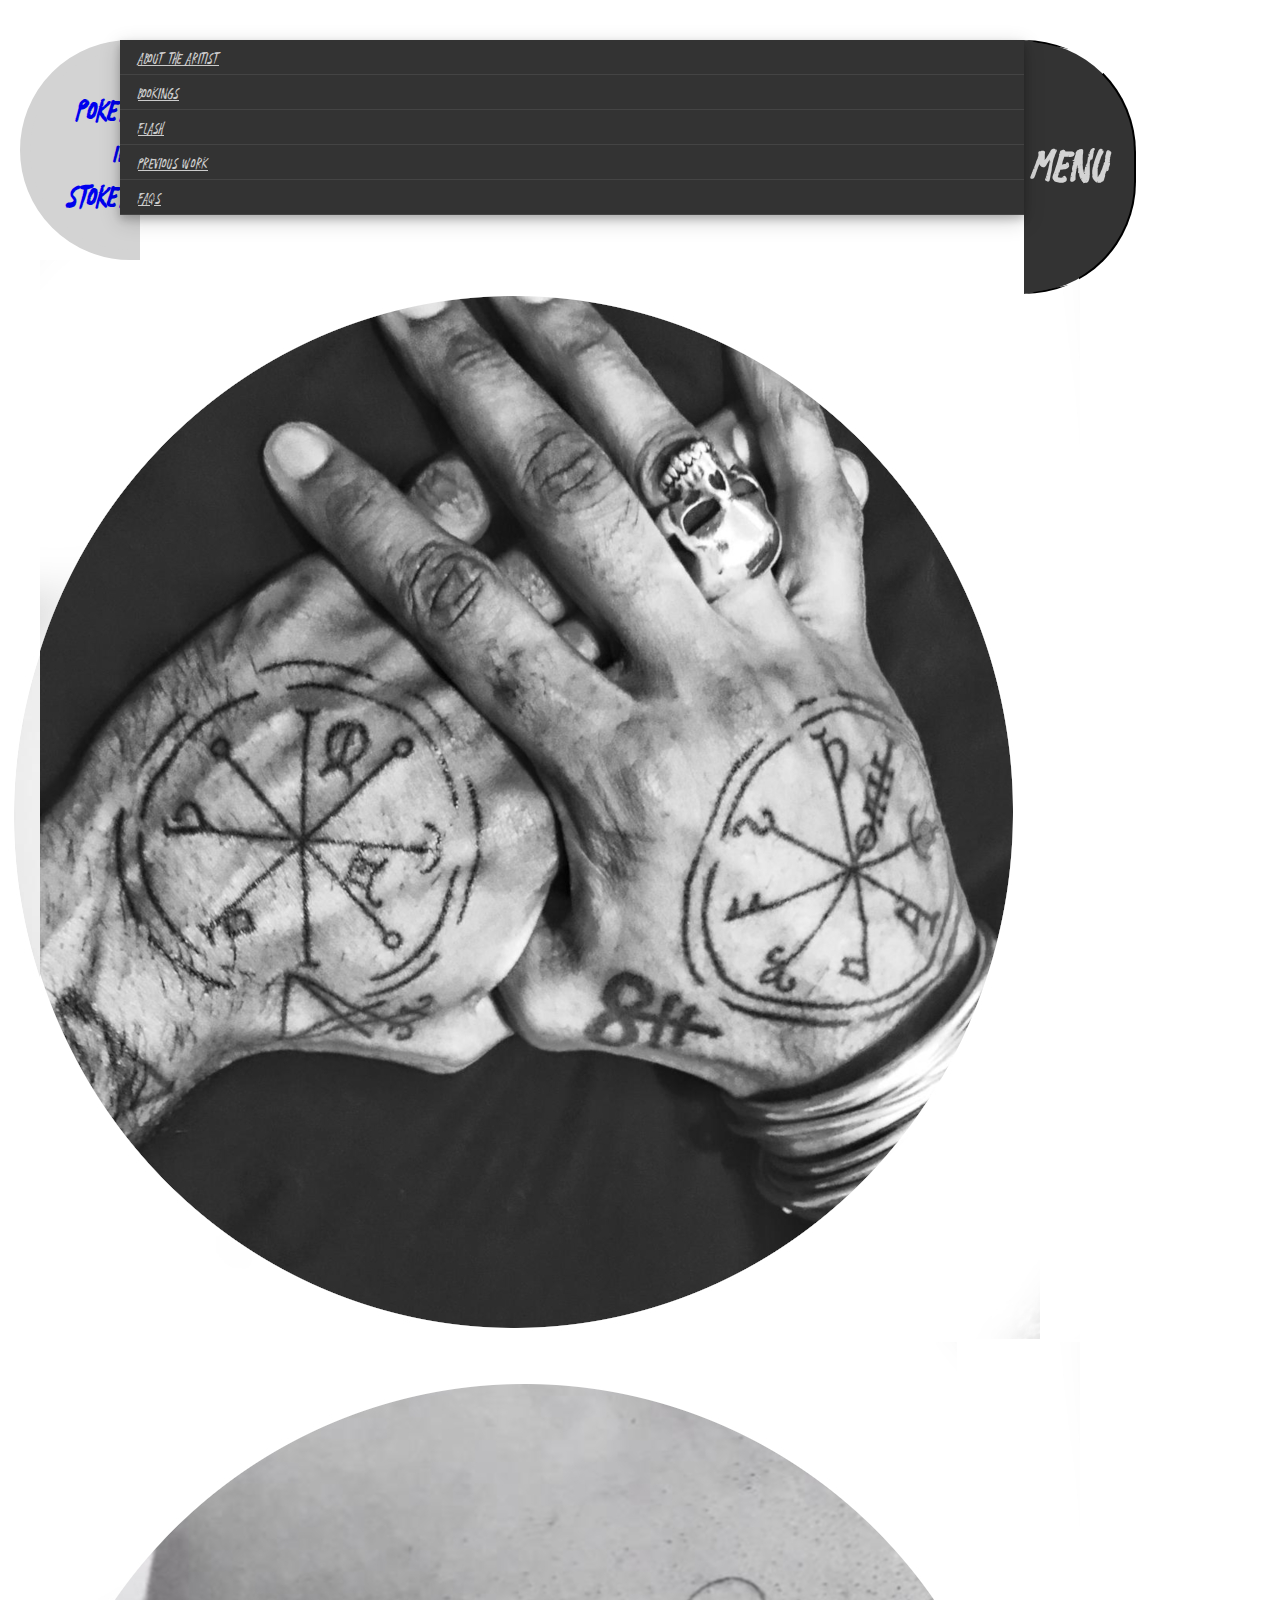
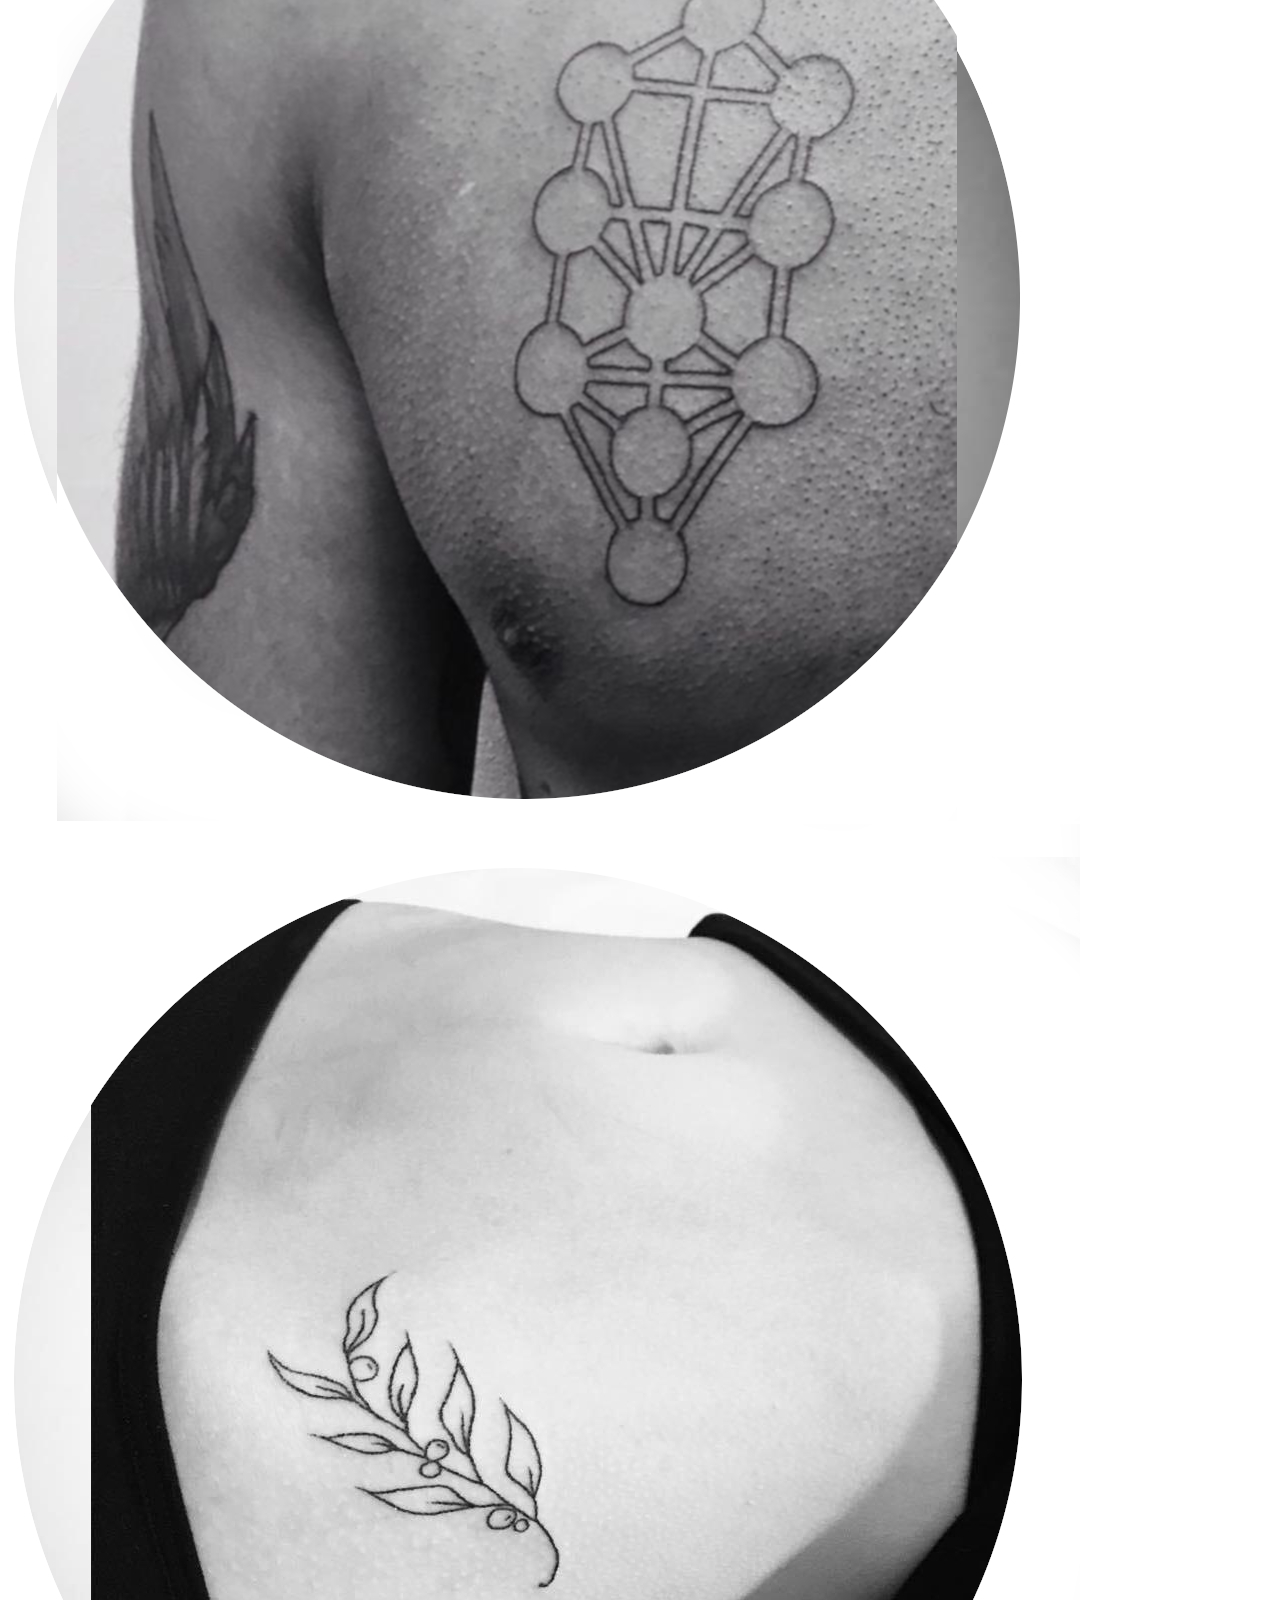
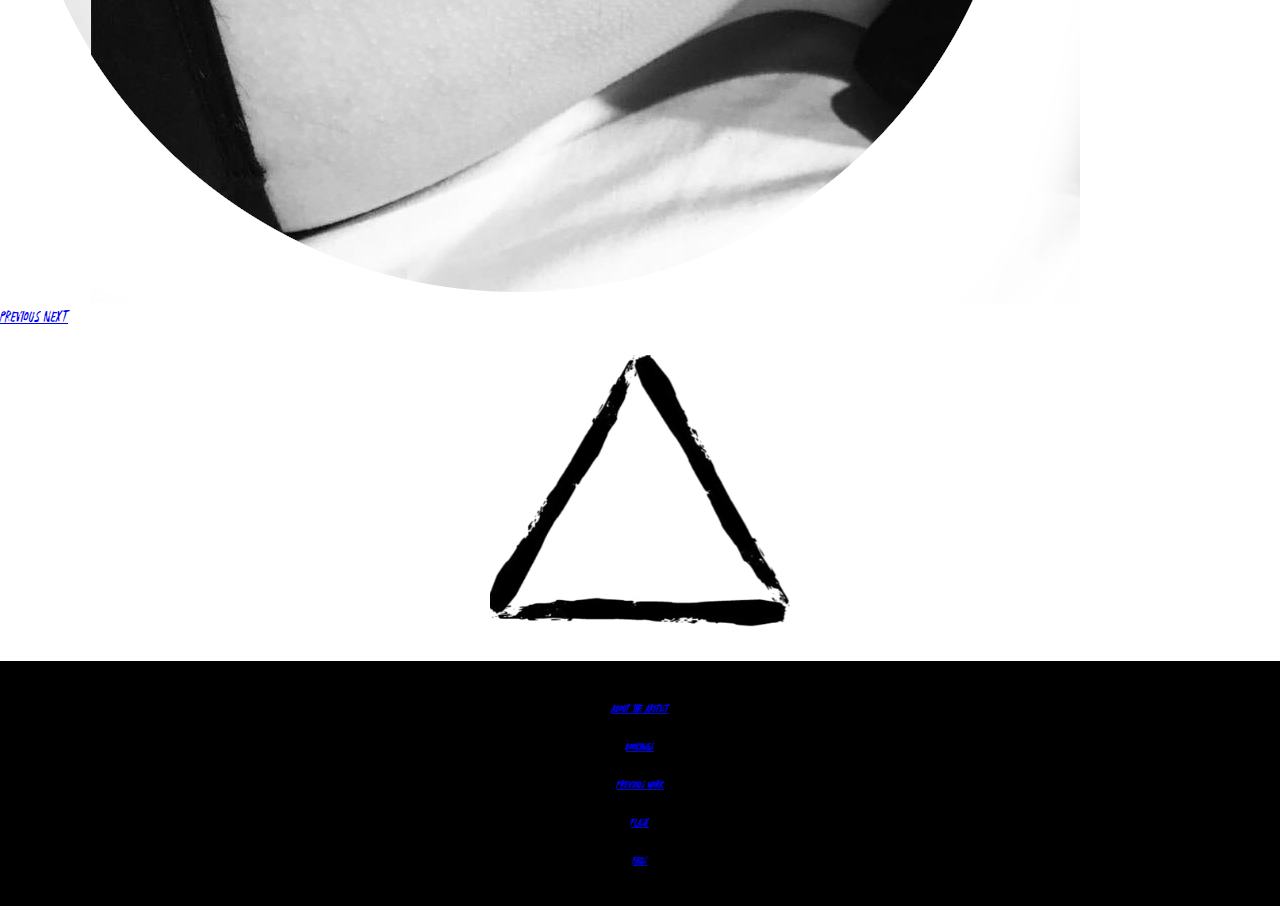
<file: Index.html>
<!doctype html>
<html lang="en">
  <head>
    <!-- Required meta tags -->
    <meta charset="utf-8">
    <meta name="viewport" content="width=device-width, initial-scale=1, shrink-to-fit=no">

    <!-- Bootstrap CSS -->
    <link rel="stylesheet" href="https://stackpath.bootstrapcdn.com/bootstrap/4.2.1/css/bootstrap.min.css" integrity="sha384-GJzZqFGwb1QTTN6wy59ffF1BuGJpLSa9DkKMp0DgiMDm4iYMj70gZWKYbI706tWS" crossorigin="anonymous">
    <link rel="stylesheet" href="nav.css">
    <link rel="stylesheet" href="styles.css">

    <title>Pokey in stokey</title>
  </head>
  <body>

  
    <nav class="navbar-primary">
           
      <ul class="navbar-primary-menu">
        <li>
          <a href="about.html"><span class="nav-label">about the aritist</span></a>
          <a href="booking.html"><span class="nav-label">Bookings</span></a>
          <a href="promotions.html"><span class="nav-label">Flash</span></a>
          <a href="work.html"><span class="nav-label">Previous work</span></a>
          <a href="faq.html"><span class="nav-label">FAQs</span></a>
        </li>
      </ul>
    </nav>

          


    <a href="#" class="btn-expand-collapse"> <span id="menu" class="shadow-lg mb-5"><h2>MENU</h2></span></a>
  
    
   

    <a href="Index.html"><div id="logo" class="shadow-lg mb-5">
      <br>
       <h1>Pokey</h1> 
       <h2 id="in">in</h2> 
       <h1>stokey</h1> 
     </div></a>


         
        <div id="geo" class="col-sm-10 col-lg-8">
          <div id="carouselExampleFade" class="carousel slide carousel-fade" data-ride="carousel">
            <div class="carousel-inner">
              <div class="carousel-item active">
                <img src="img/Tats/homebg.jpeg" class="d-block w-100" alt="...">
              </div>
              <div class="carousel-item">
                <img src="img/Tats/homebg1.jpeg" class="d-block w-100" alt="...">
              </div>
              <div class="carousel-item">
                <img src="img/Tats/homebg3.jpeg" class="d-block w-100" alt="...">
              </div>
            </div>
            <a class="carousel-control-prev" href="#carouselExampleFade" role="button" data-slide="prev">
              <span class="carousel-control-prev-icon" aria-hidden="true"></span>
              <span class="sr-only">Previous</span>
            </a>
            <a class="carousel-control-next" href="#carouselExampleFade" role="button" data-slide="next">
              <span class="carousel-control-next-icon" aria-hidden="true"></span>
              <span class="sr-only">Next</span>
            </a>
          </div>          

        </div>

        
        <div class="container1 arrow-up col-sm-12">
          <a href="booking.html"><img src="img/triangle.png" alt="bookings" class="image rounded mx-auto d-block" style="width:100%">
          <div class="middle">
            <div class="text">Bookings</div>
          </div>
          </a>
        </div>

   
    
   


            <footer>
              <a href="about.html"><h6>about the aritist</h6></a>
              <a href="booking.html"><h6>Bookings</h6></a>
              <a href="work.html"><h6>Previous work</h6></a>
              <a href="promotions.html"><h6>Flash</h6></a>
              <a href="faq.html"><h6>FAQs</h6></a>


</footer>

    <!-- Optional JavaScript -->
    <!-- jQuery first, then Popper.js, then Bootstrap JS -->
    <script src="https://code.jquery.com/jquery-3.3.1.slim.min.js" integrity="sha384-q8i/X+965DzO0rT7abK41JStQIAqVgRVzpbzo5smXKp4YfRvH+8abtTE1Pi6jizo" crossorigin="anonymous"></script>
    <script src="https://cdnjs.cloudflare.com/ajax/libs/popper.js/1.14.6/umd/popper.min.js" integrity="sha384-wHAiFfRlMFy6i5SRaxvfOCifBUQy1xHdJ/yoi7FRNXMRBu5WHdZYu1hA6ZOblgut" crossorigin="anonymous"></script>
    <script src="https://stackpath.bootstrapcdn.com/bootstrap/4.2.1/js/bootstrap.min.js" integrity="sha384-B0UglyR+jN6CkvvICOB2joaf5I4l3gm9GU6Hc1og6Ls7i6U/mkkaduKaBhlAXv9k" crossorigin="anonymous"></script>
    <script src="nav.js"></script>
  </body>
</html>
</file>
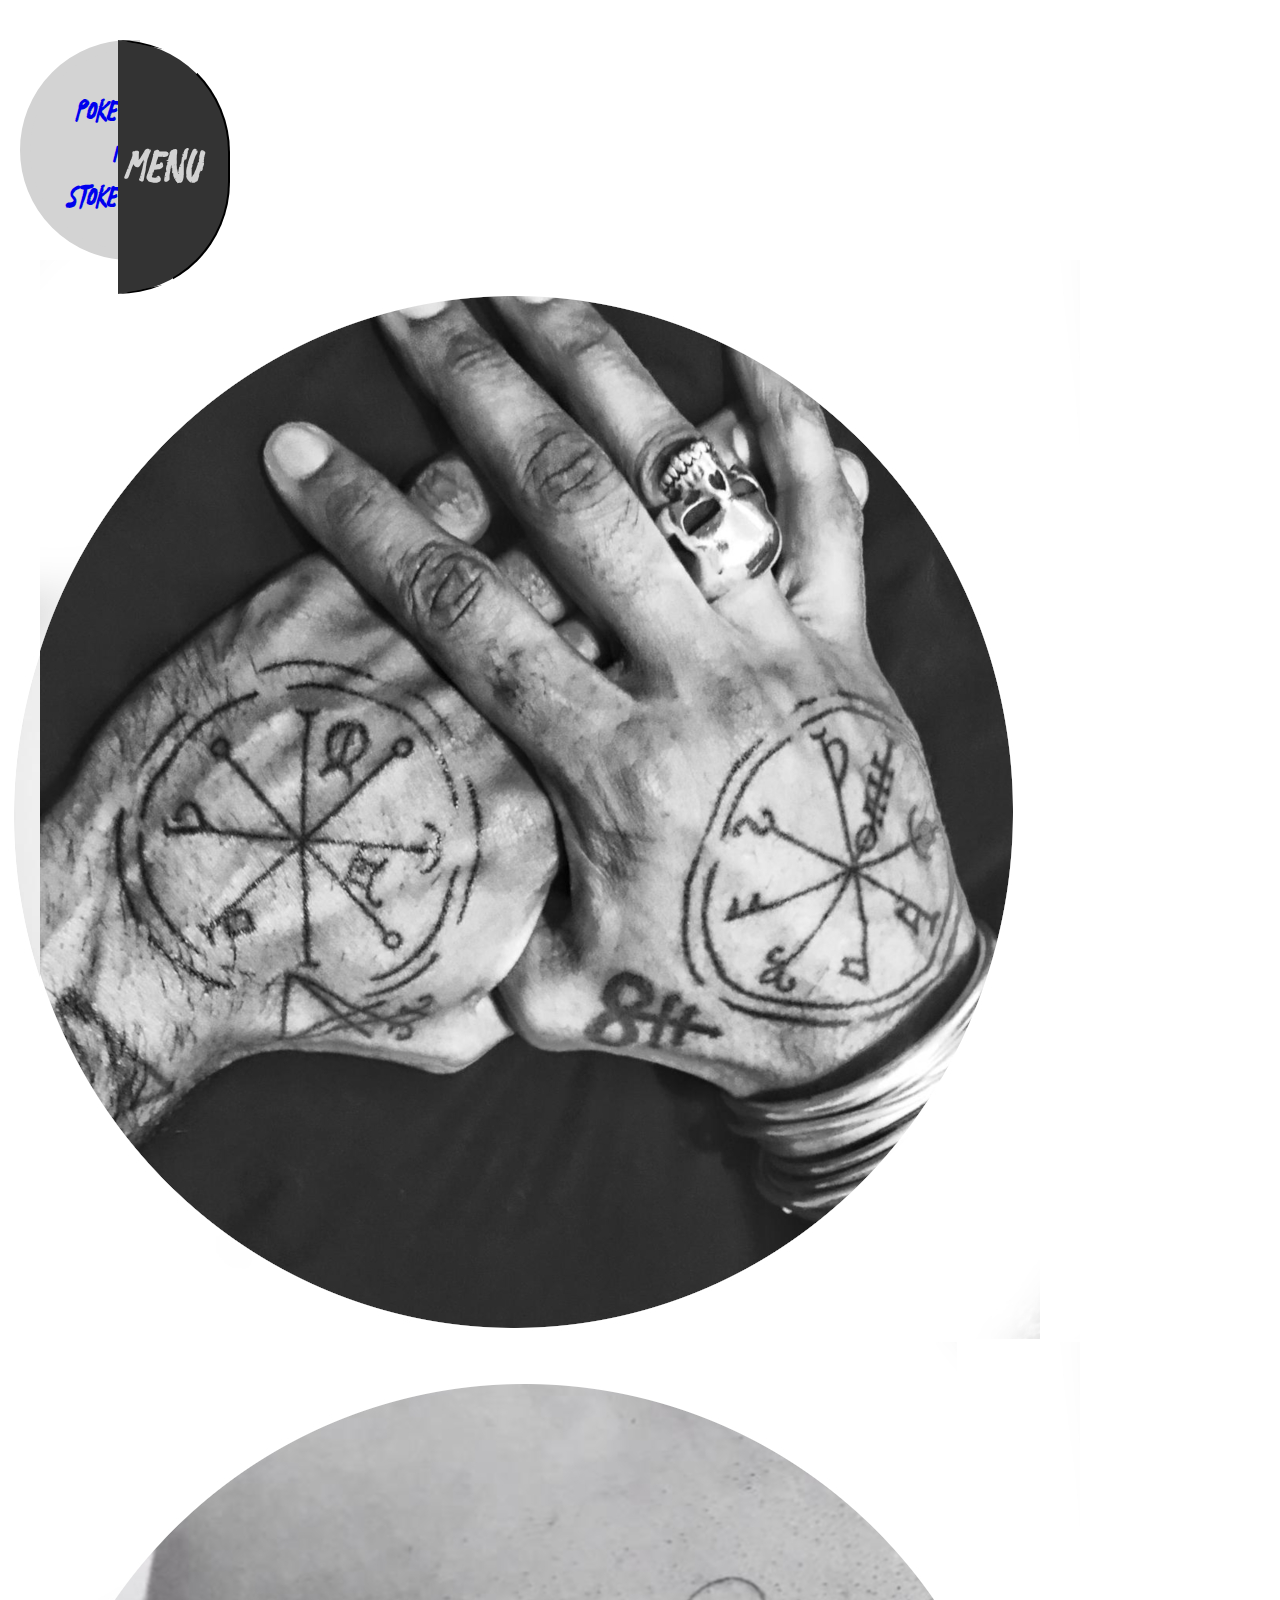
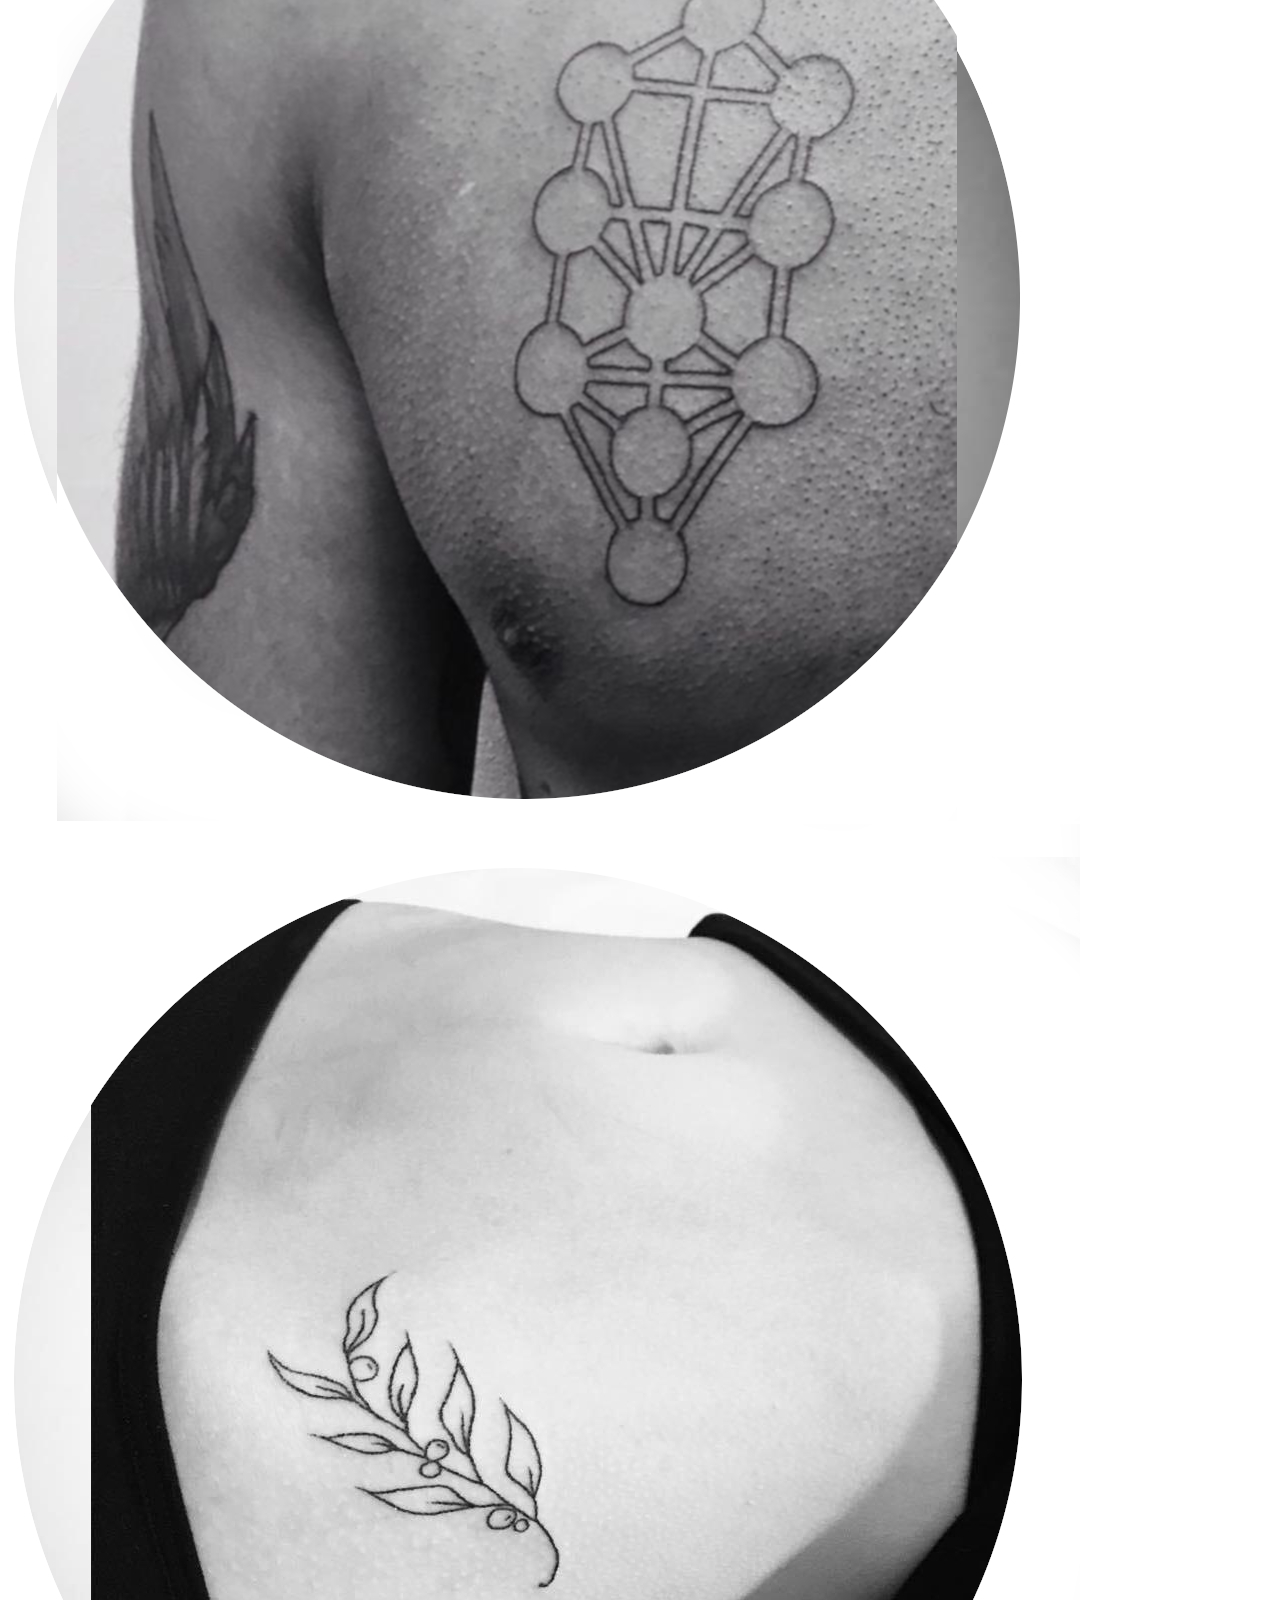
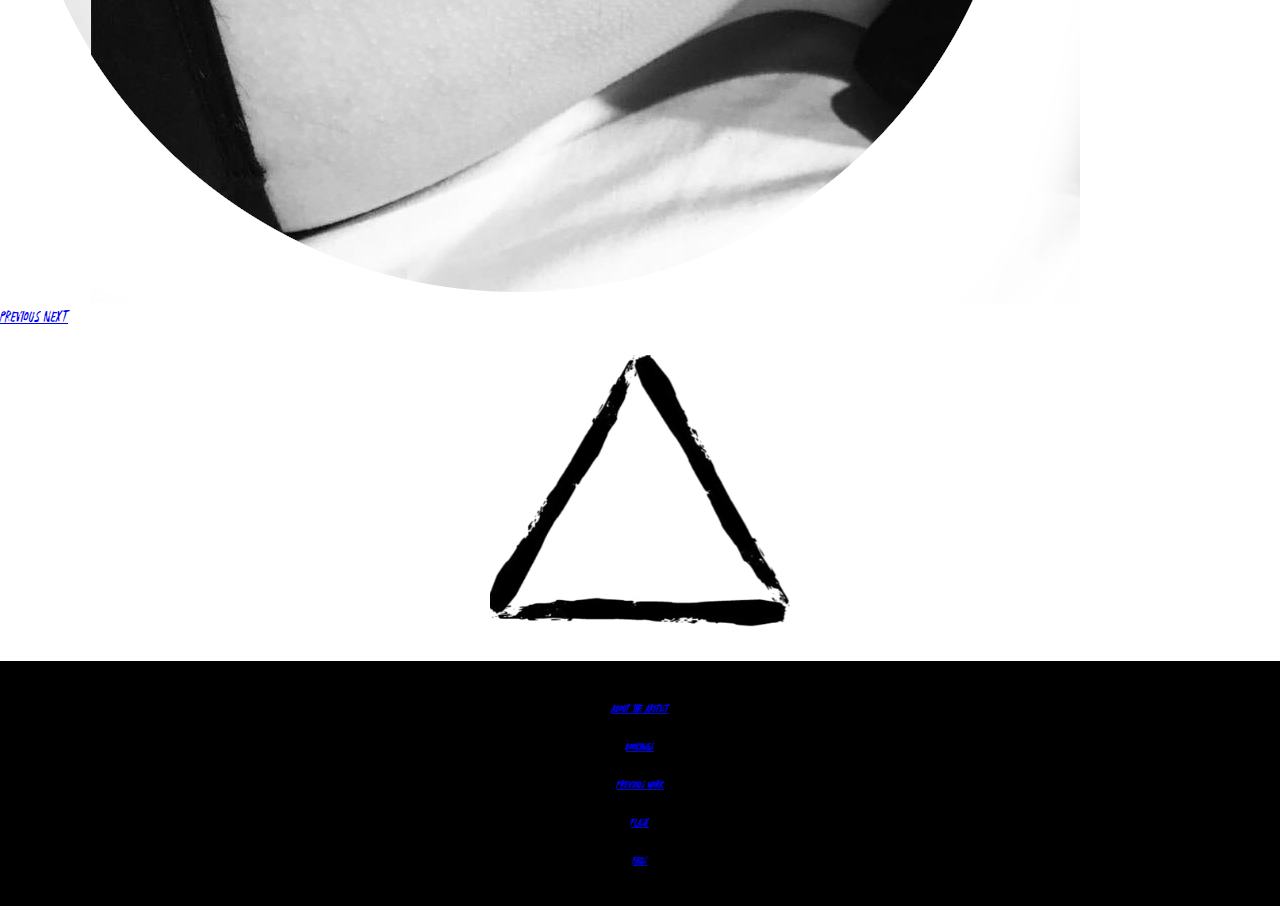
<file: index.html>
<!doctype html>
<html lang="en">
  <head>
    <!-- Required meta tags -->
    <meta charset="utf-8">
    <meta name="viewport" content="width=device-width, initial-scale=1, shrink-to-fit=no">

    <!-- Bootstrap CSS -->
    <link rel="stylesheet" href="https://stackpath.bootstrapcdn.com/bootstrap/4.2.1/css/bootstrap.min.css" integrity="sha384-GJzZqFGwb1QTTN6wy59ffF1BuGJpLSa9DkKMp0DgiMDm4iYMj70gZWKYbI706tWS" crossorigin="anonymous">
    <link rel="stylesheet" href="nav.css">
    <link rel="stylesheet" href="styles.css">

    <title>Pokey in stokey</title>
  </head>
  <body>

  
    <nav class="navbar-primary  collapsed">
           
      <ul class="navbar-primary-menu">
        <li>
          <a href="about.html"><span class="nav-label">about the aritist</span></a>
          <a href="booking.html"><span class="nav-label">Bookings</span></a>
          <a href="promotions.html"><span class="nav-label">Flash</span></a>
          <a href="work.html"><span class="nav-label">Previous work</span></a>
          <a href="faq.html"><span class="nav-label">FAQs</span></a>
        </li>
      </ul>
    </nav>

          


    <a href="#" class="btn-expand-collapse"> <span id="menu" class="shadow-lg mb-5"><h2>MENU</h2></span></a>
  
    
   

    <a href="Index.html"><div id="logo" class="shadow-lg mb-5">
      <br>
       <h1>Pokey</h1> 
       <h2 id="in">in</h2> 
       <h1>stokey</h1> 
     </div></a>


         
        <div id="geo" class="col-sm-10 col-lg-8">
          <div id="carouselExampleFade" class="carousel slide carousel-fade" data-ride="carousel">
            <div class="carousel-inner">
              <div class="carousel-item active">
                <img src="img/Tats/homebg.jpeg" class="d-block w-100" alt="...">
              </div>
              <div class="carousel-item">
                <img src="img/Tats/homebg1.jpeg" class="d-block w-100" alt="...">
              </div>
              <div class="carousel-item">
                <img src="img/Tats/homebg3.jpeg" class="d-block w-100" alt="...">
              </div>
            </div>
            <a class="carousel-control-prev" href="#carouselExampleFade" role="button" data-slide="prev">
              <span class="carousel-control-prev-icon" aria-hidden="true"></span>
              <span class="sr-only">Previous</span>
            </a>
            <a class="carousel-control-next" href="#carouselExampleFade" role="button" data-slide="next">
              <span class="carousel-control-next-icon" aria-hidden="true"></span>
              <span class="sr-only">Next</span>
            </a>
          </div>          

        </div>

        
        <div class="container1 arrow-up col-sm-12">
          <a href="booking.html"><img src="img/triangle.png" alt="bookings" class="image rounded mx-auto d-block" style="width:100%">
          <div class="middle">
            <div class="text">Bookings</div>
          </div>
          </a>
        </div>

   
    
   


            <footer>
              <a href="about.html"><h6>about the aritist</h6></a>
              <a href="booking.html"><h6>Bookings</h6></a>
              <a href="work.html"><h6>Previous work</h6></a>
              <a href="promotions.html"><h6>Flash</h6></a>
              <a href="faq.html"><h6>FAQs</h6></a>


</footer>

    <!-- Optional JavaScript -->
    <!-- jQuery first, then Popper.js, then Bootstrap JS -->
    <script src="https://code.jquery.com/jquery-3.3.1.slim.min.js" integrity="sha384-q8i/X+965DzO0rT7abK41JStQIAqVgRVzpbzo5smXKp4YfRvH+8abtTE1Pi6jizo" crossorigin="anonymous"></script>
    <script src="https://cdnjs.cloudflare.com/ajax/libs/popper.js/1.14.6/umd/popper.min.js" integrity="sha384-wHAiFfRlMFy6i5SRaxvfOCifBUQy1xHdJ/yoi7FRNXMRBu5WHdZYu1hA6ZOblgut" crossorigin="anonymous"></script>
    <script src="https://stackpath.bootstrapcdn.com/bootstrap/4.2.1/js/bootstrap.min.js" integrity="sha384-B0UglyR+jN6CkvvICOB2joaf5I4l3gm9GU6Hc1og6Ls7i6U/mkkaduKaBhlAXv9k" crossorigin="anonymous"></script>
    <script src="nav.js"></script>
  </body>
</html>
</file>
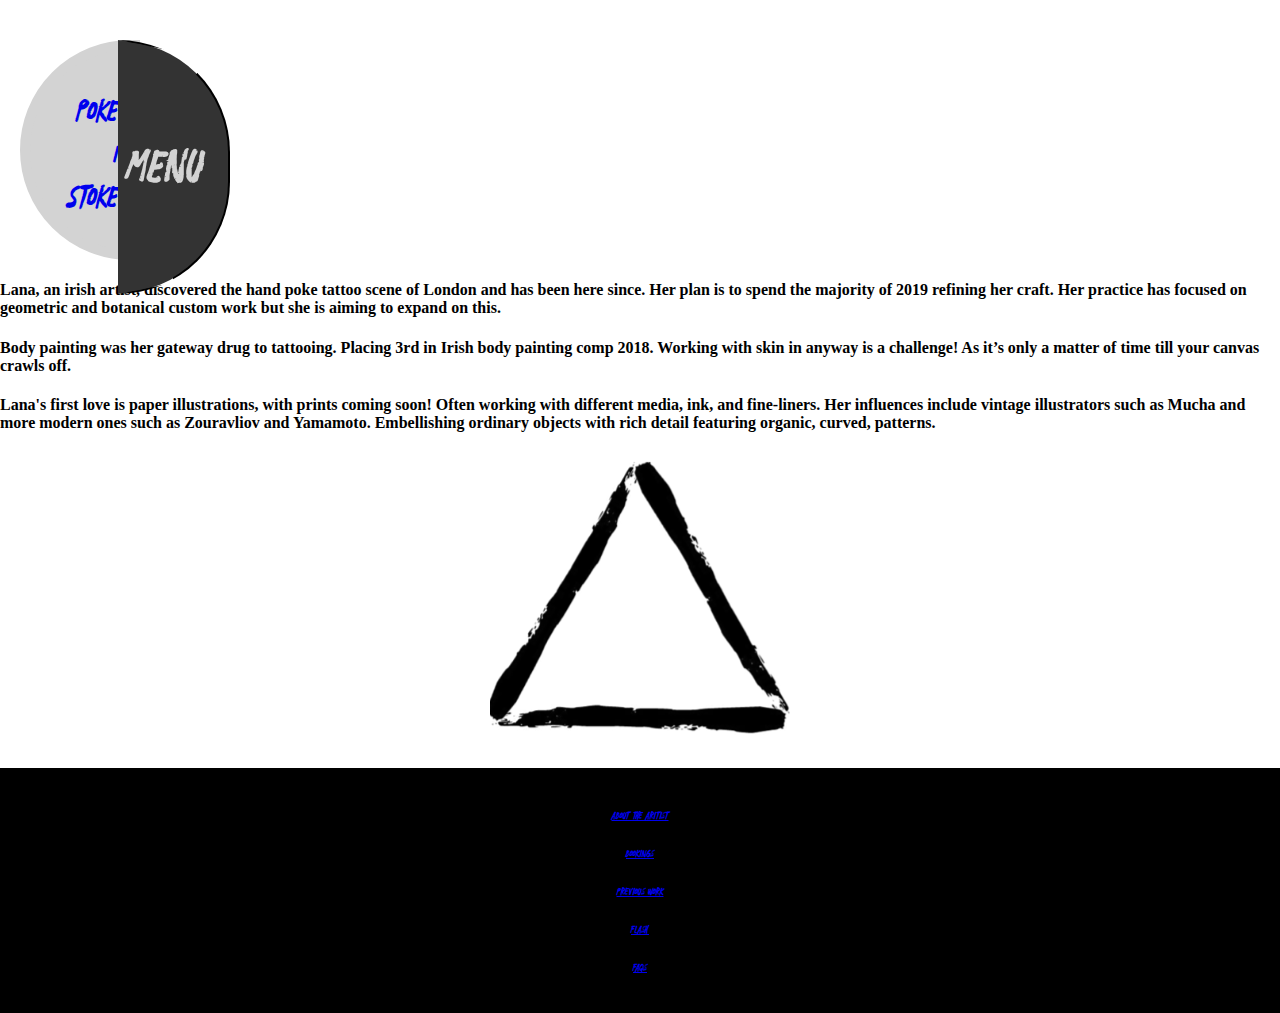
<file: about.html>
<!doctype html>
<html lang="en">
  <head>
    <!-- Required meta tags -->
    <meta charset="utf-8">
    <meta name="viewport" content="width=device-width, initial-scale=1, shrink-to-fit=no">

    <!-- Bootstrap CSS -->
    <link rel="stylesheet" href="https://stackpath.bootstrapcdn.com/bootstrap/4.2.1/css/bootstrap.min.css" integrity="sha384-GJzZqFGwb1QTTN6wy59ffF1BuGJpLSa9DkKMp0DgiMDm4iYMj70gZWKYbI706tWS" crossorigin="anonymous">
    <link rel="stylesheet" href="nav.css">
    <link rel="stylesheet" href="styles.css">

    <title>Pokey in stokey</title>
  </head>
  <body>

  
         <nav class="navbar-primary collapsed">
           
            <ul class="navbar-primary-menu">
              <li>
                <a href="about.html"><span class="nav-label">about the aritist</span></a>
                <a href="booking.html"><span class="nav-label">Bookings</span></a>
                <a href="promotions.html"><span class="nav-label">Flash</span></a>
                <a href="work.html"><span class="nav-label">Previous work</span></a>
                <a href="faq.html"><span class="nav-label">FAQs</span></a>
              </li>
            </ul>
          </nav>

          


    <a href="#" class="btn-expand-collapse"> <span id="menu" class="shadow-lg mb-5"><h2>MENU</h2></span></a>
  
    
   

    <a href="Index.html"><div id="logo" class="shadow-lg mb-5">
          <br>
           <h1>Pokey</h1> 
           <h2 id="in">in</h2> 
           <h1>stokey</h1> 
         </div></a>


     

<div class="container">
    <div class="row justify-content-center">
        <div class="col-md-6  .ml-md-auto">
  <h4 class="secondFont">
    Lana, an irish artist, discovered the hand poke tattoo scene of London and has been here since.
    Her plan is to spend the majority of 2019 refining her craft. Her practice has focused on geometric 
    and botanical custom work but she is aiming to expand on this.
  </h4>
  </div>
  <div class="row justify-content-center">
  <div class="col-md-6  .ml-md-auto">
  <h4 class="secondFont">
Body painting was her gateway drug to tattooing. Placing 3rd in Irish body painting comp 2018. Working with skin in anyway is a challenge! 
As it’s only a matter of time till your canvas crawls off. 
</h4>
</div>
</div>
<div class="row justify-content-center">
    <div class="col-md-6  .ml-md-auto">
<h4 class="secondFont">
Lana's first love is paper illustrations, with prints coming soon! 
Often working with different media, ink, and fine-liners. Her influences 
include vintage illustrators such as Mucha and more modern ones such as Zouravliov 
and Yamamoto. Embellishing ordinary objects with rich detail featuring organic, curved, 
patterns.

  </h4>
  </div>
  </div>
</div>      

        
            <div class="container1 arrow-up col-sm-12">
              <a href="booking.html"><img src="img/triangle.png" alt="bookings" class="image rounded mx-auto d-block" style="width:100%">
              <div class="middle">
                <div class="text">Bookings</div>
              </div>
              </a>
            </div>
            

   
    
   


<footer>
  <a href="about.html"><h6>about the aritist</h6></a>
  <a href="booking.html"><h6>Bookings</h6></a>
  <a href="work.html"><h6>Previous work</h6></a>
  <a href="promotions.html"><h6>Flash</h6></a>
  <a href="faq.html"><h6>FAQs</h6></a>


</footer>

    <!-- Optional JavaScript -->
    <!-- jQuery first, then Popper.js, then Bootstrap JS -->
    <script src="https://code.jquery.com/jquery-3.3.1.slim.min.js" integrity="sha384-q8i/X+965DzO0rT7abK41JStQIAqVgRVzpbzo5smXKp4YfRvH+8abtTE1Pi6jizo" crossorigin="anonymous"></script>
    <script src="https://cdnjs.cloudflare.com/ajax/libs/popper.js/1.14.6/umd/popper.min.js" integrity="sha384-wHAiFfRlMFy6i5SRaxvfOCifBUQy1xHdJ/yoi7FRNXMRBu5WHdZYu1hA6ZOblgut" crossorigin="anonymous"></script>
    <script src="https://stackpath.bootstrapcdn.com/bootstrap/4.2.1/js/bootstrap.min.js" integrity="sha384-B0UglyR+jN6CkvvICOB2joaf5I4l3gm9GU6Hc1og6Ls7i6U/mkkaduKaBhlAXv9k" crossorigin="anonymous"></script>
    <script src="nav.js"></script>
  </body>
</html>
</file>
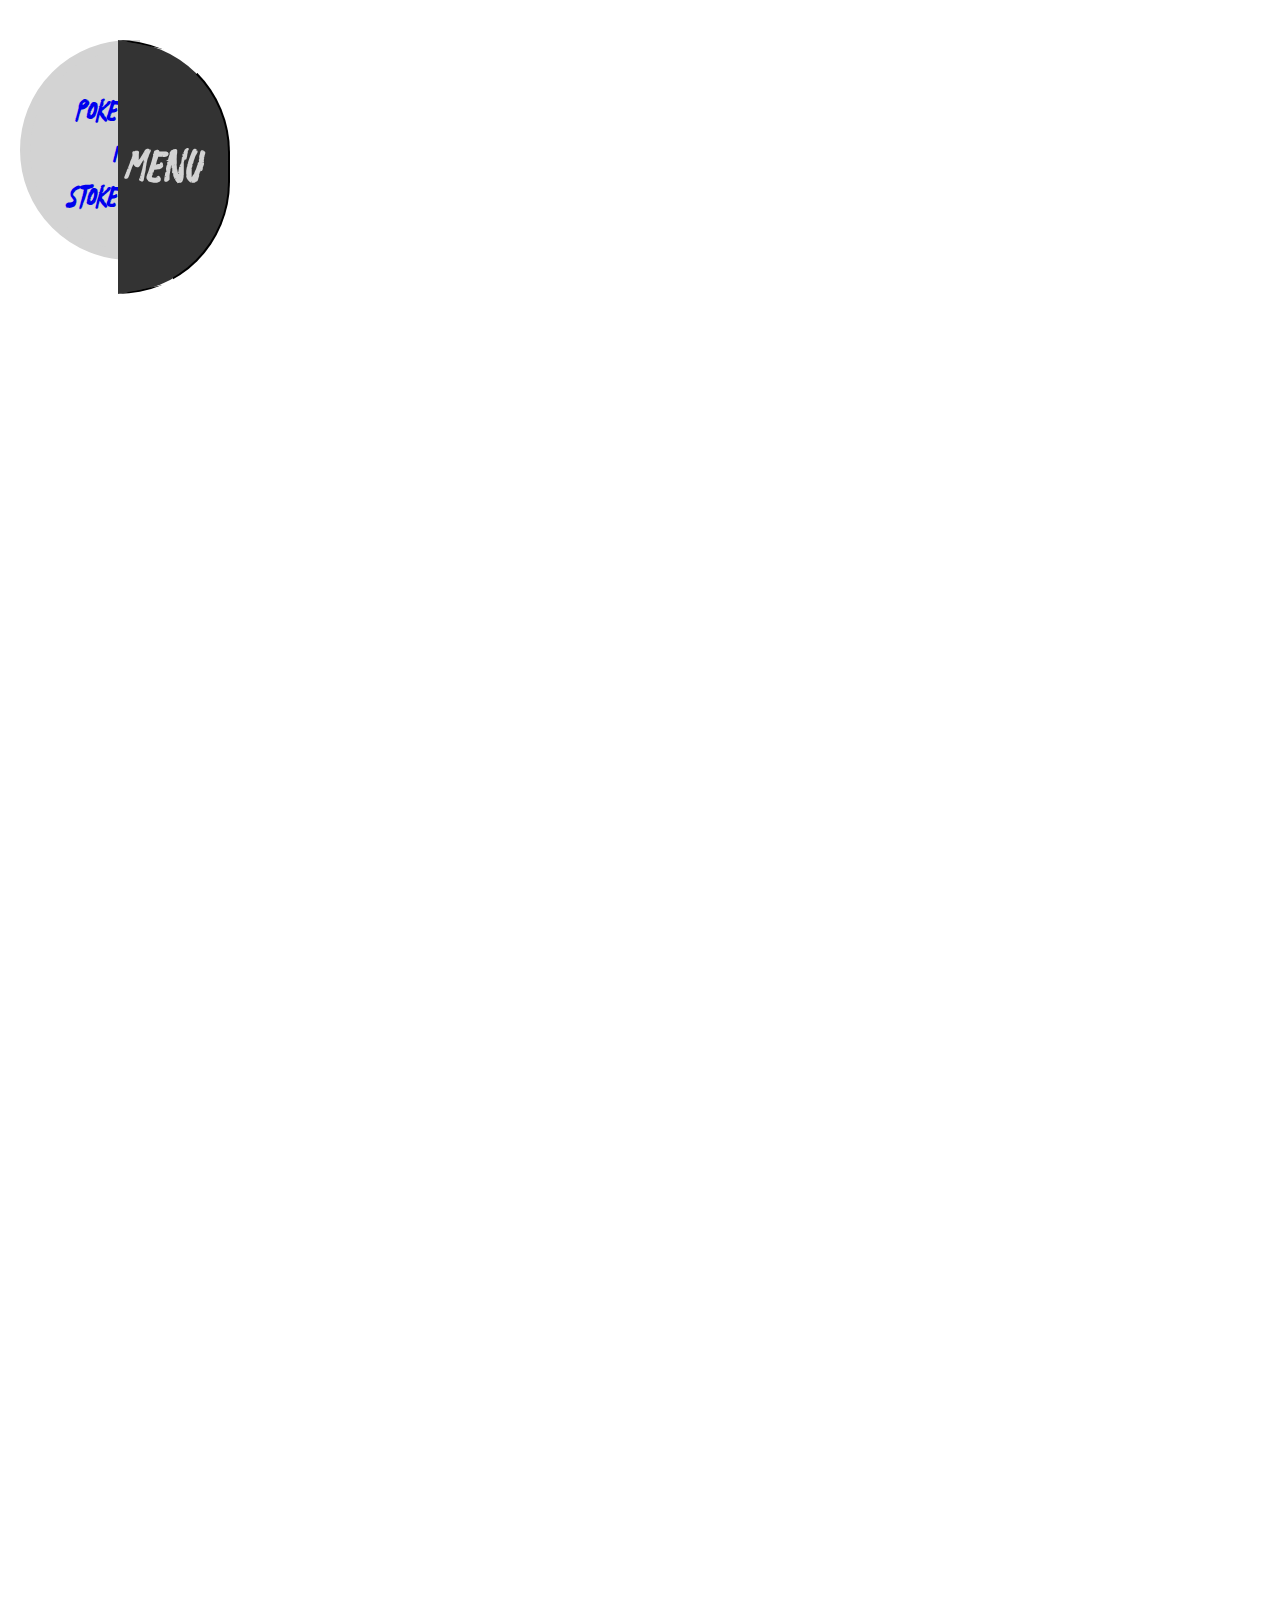
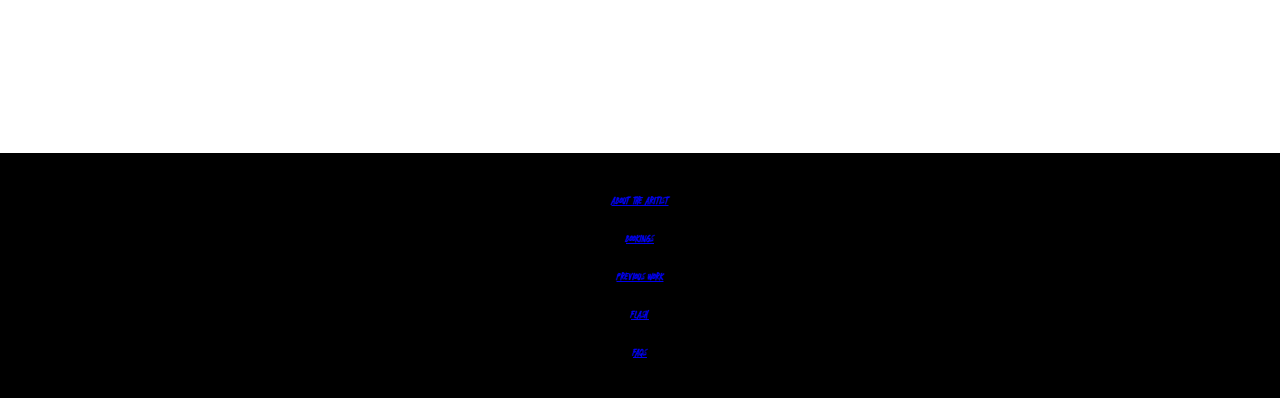
<file: booking.html>
<!doctype html>
<html lang="en">
  <head>
    <!-- Required meta tags -->
    <meta charset="utf-8">
    <meta name="viewport" content="width=device-width, initial-scale=1, shrink-to-fit=no">

    <!-- Bootstrap CSS -->
    <link rel="stylesheet" href="https://stackpath.bootstrapcdn.com/bootstrap/4.2.1/css/bootstrap.min.css" integrity="sha384-GJzZqFGwb1QTTN6wy59ffF1BuGJpLSa9DkKMp0DgiMDm4iYMj70gZWKYbI706tWS" crossorigin="anonymous">
    <link rel="stylesheet" href="nav.css">
    <link rel="stylesheet" href="styles.css">

    <title>Pokey in stokey</title>
  </head>
  <body>

  
         <nav class="navbar-primary collapsed">
           
            <ul class="navbar-primary-menu">
              <li>
                <a href="about.html"><span class="nav-label">about the aritist</span></a>
                <a href="booking.html"><span class="nav-label">Bookings</span></a>
                <a href="promotions.html"><span class="nav-label">Flash</span></a>
                <a href="work.html"><span class="nav-label">Previous work</span></a>
                <a href="faq.html"><span class="nav-label">FAQs</span></a>
              </li>
            </ul>
          </nav>

          


    <a href="#" class="btn-expand-collapse"> <span id="menu" class="shadow-lg mb-5"><h2>MENU</h2></span></a>
  
    
   

    <a href="Index.html"><div id="logo" class="shadow-lg mb-5">
          <br>
           <h1>Pokey</h1> 
           <h2 id="in">in</h2> 
           <h1>stokey</h1> 
         </div></a>


      

        
            <div class="container text-center" >
              <div class="col-sm-12">
              <iframe src="https://docs.google.com/forms/d/e/1FAIpQLScgwKll__ObF11dtmUflssAD9tKRfTjhgjhF4KZhNtqftL_eg/viewform?embedded=true" width="640" height="3090" frameborder="0" marginheight="0" marginwidth="0">Loading...</iframe>
            </div>
            </div>
            

   
    
   


<footer>
  <a href="about.html"><h6>about the aritist</h6></a>
  <a href="booking.html"><h6>Bookings</h6></a>
  <a href="work.html"><h6>Previous work</h6></a>
  <a href="promotions.html"><h6>Flash</h6></a>
  <a href="faq.html"><h6>FAQs</h6></a>


</footer>

    <!-- Optional JavaScript -->
    <!-- jQuery first, then Popper.js, then Bootstrap JS -->
    <script src="https://code.jquery.com/jquery-3.3.1.slim.min.js" integrity="sha384-q8i/X+965DzO0rT7abK41JStQIAqVgRVzpbzo5smXKp4YfRvH+8abtTE1Pi6jizo" crossorigin="anonymous"></script>
    <script src="https://cdnjs.cloudflare.com/ajax/libs/popper.js/1.14.6/umd/popper.min.js" integrity="sha384-wHAiFfRlMFy6i5SRaxvfOCifBUQy1xHdJ/yoi7FRNXMRBu5WHdZYu1hA6ZOblgut" crossorigin="anonymous"></script>
    <script src="https://stackpath.bootstrapcdn.com/bootstrap/4.2.1/js/bootstrap.min.js" integrity="sha384-B0UglyR+jN6CkvvICOB2joaf5I4l3gm9GU6Hc1og6Ls7i6U/mkkaduKaBhlAXv9k" crossorigin="anonymous"></script>
    <script src="nav.js"></script>
  </body>
</html>
</file>
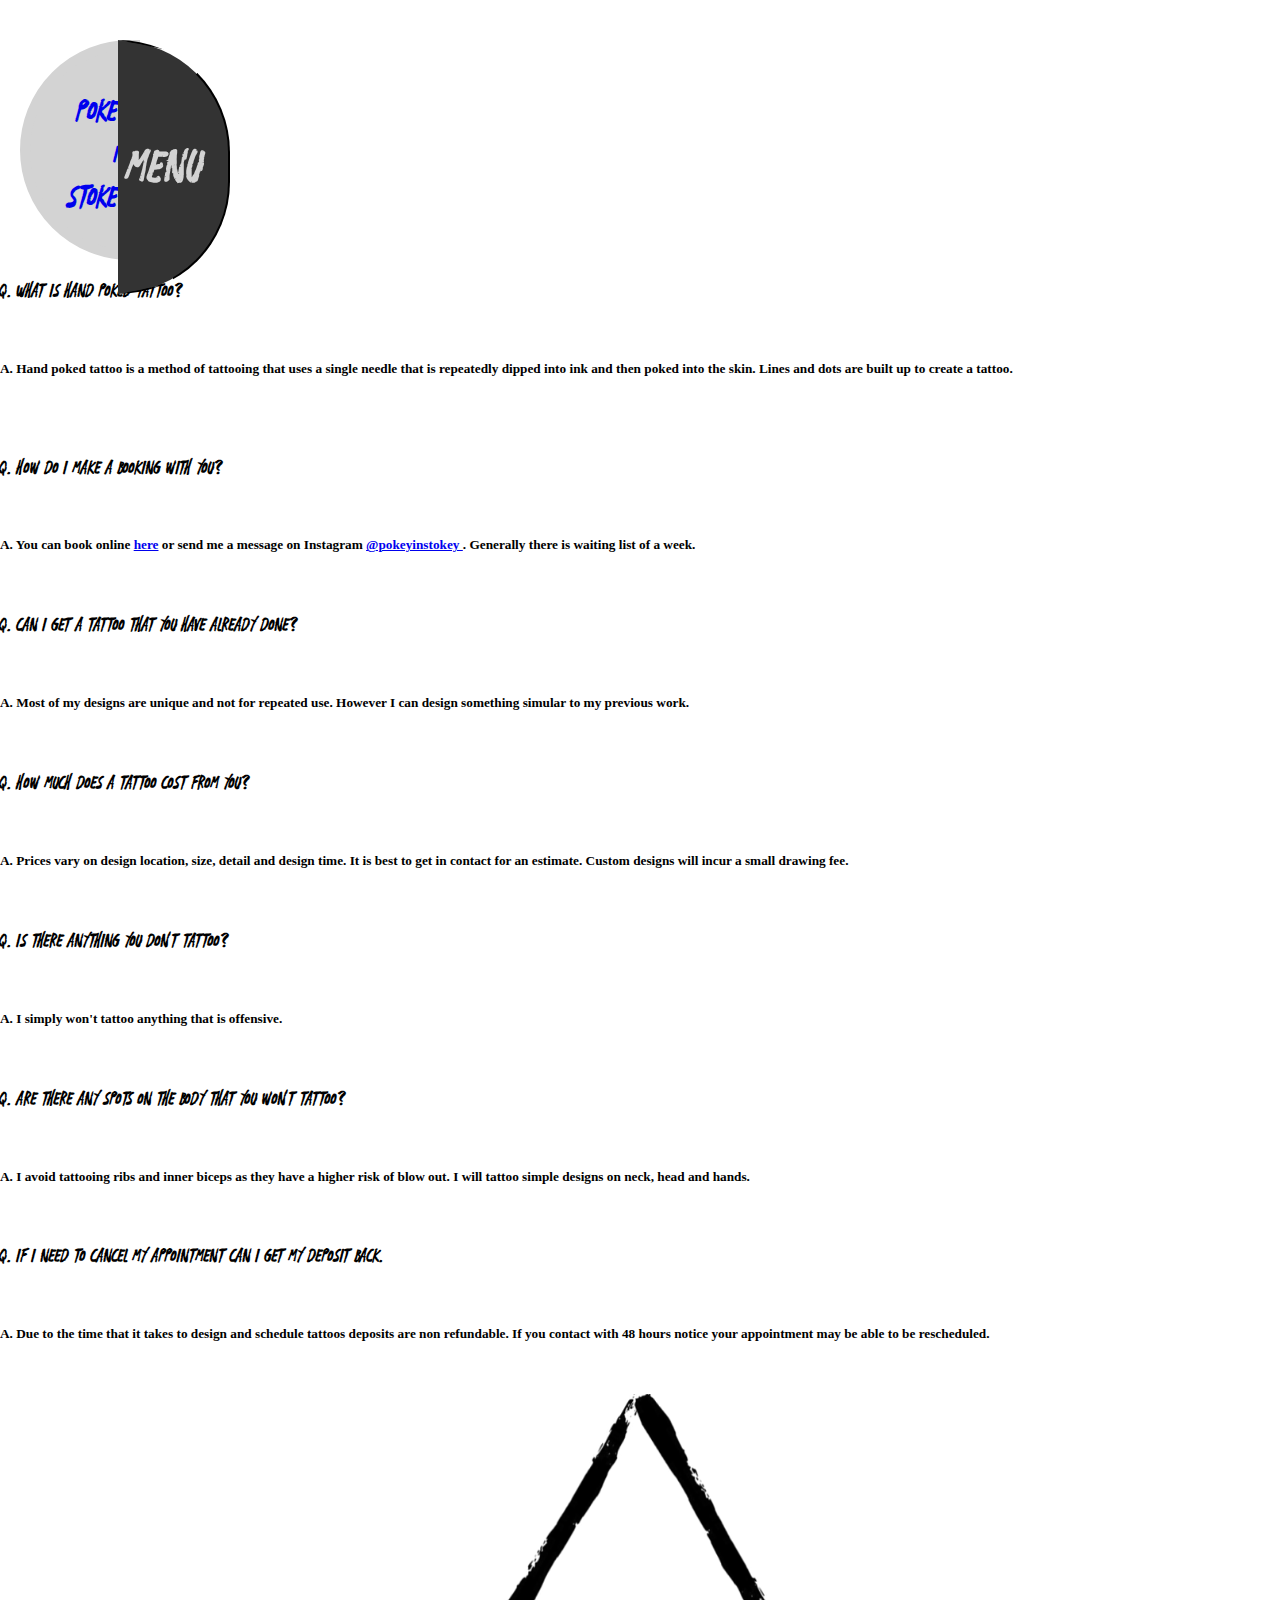
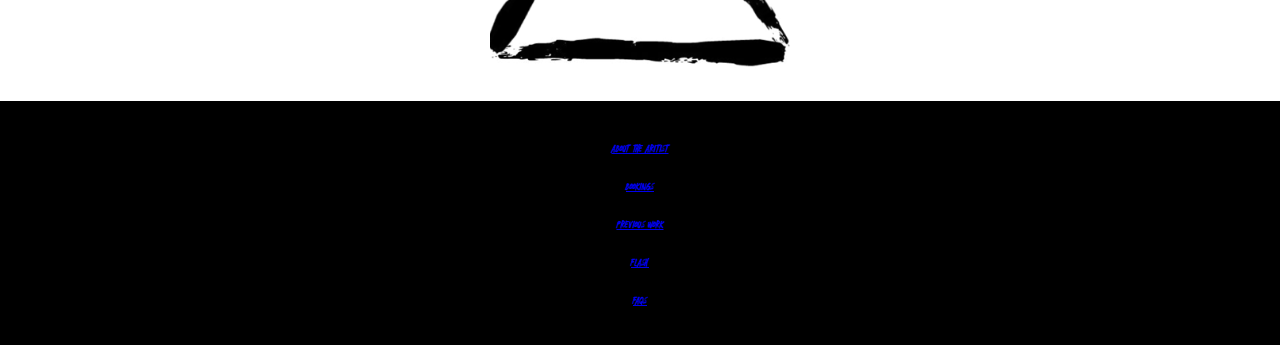
<file: faq.html>
<!doctype html>
<html lang="en">
  <head>
    <!-- Required meta tags -->
    <meta charset="utf-8">
    <meta name="viewport" content="width=device-width, initial-scale=1, shrink-to-fit=no">

    <!-- Bootstrap CSS -->
    <link rel="stylesheet" href="https://stackpath.bootstrapcdn.com/bootstrap/4.2.1/css/bootstrap.min.css" integrity="sha384-GJzZqFGwb1QTTN6wy59ffF1BuGJpLSa9DkKMp0DgiMDm4iYMj70gZWKYbI706tWS" crossorigin="anonymous">
    <link rel="stylesheet" href="nav.css">
    <link rel="stylesheet" href="styles.css">

    <title>Pokey in stokey</title>
  </head>
  <body>

    <nav class="navbar-primary collapsed">
           
      <ul class="navbar-primary-menu">
        <li>
          <a href="about.html"><span class="nav-label">about the aritist</span></a>
          <a href="booking.html"><span class="nav-label">Bookings</span></a>
          <a href="promotions.html"><span class="nav-label">Flash</span></a>
          <a href="work.html"><span class="nav-label">Previous work</span></a>
          <a href="faq.html"><span class="nav-label">FAQs</span></a>
        </li>
      </ul>
    </nav>
          


    <a href="#" class="btn-expand-collapse"> <span id="menu" class="shadow-lg mb-5"><h2>MENU</h2></span></a>
  
    
   

    <a href="Index.html"><div id="logo" class="shadow-lg mb-5">
      <br>
       <h1>Pokey</h1> 
       <h2 id="in">in</h2> 
       <h1>stokey</h1> 
     </div></a>


      <div id="container" class="text-center col-lg-8 col">

           <h3> Q. What is hand poked tattoo? </h3>
            
            <br>
           <h5 class="secondFont">A. Hand poked tattoo is a method of tattooing that uses a single needle that is repeatedly dipped into ink and then poked into the skin. Lines and dots are built up to create a tattoo. 
           </h5> <br>
          
            <br>
            <h3>Q. How do I make a booking with you?</h3>
            
            <br>
            <h5 class="secondFont">A. You can book online <a href="booking.html">here</a> or send me a message on Instagram <a href="https://www.instagram.com/pokeyinstokey/?hl=en"> @pokeyinstokey </a>
            . Generally there is waiting list of a week. </h5>
            <br>
            <h3>Q. Can I get a tattoo that you have already done?</h3>
            <br>
            <h5 class="secondFont"> A. Most of my designs are unique and not for repeated use. However I can design something simular to my previous work.</h5> 
           <br>
            <h3>Q. How much does a tattoo cost from you?</h3>
            <br>
            <h5 class="secondFont"> A. Prices vary on design location, size, detail and design time. It is best to get in contact for an estimate. Custom designs will incur a small drawing fee.</h5> 
              <br>
           <h3>Q. Is there anything you don't tattoo?</h3>
           <br> 
           <h5 class="secondFont"> A. I simply won't tattoo anything that is offensive. </h5> 
              <br>
           <h3> Q. Are there any spots on the body that you won't tattoo? </h3>
            <br>
            <h5 class="secondFont">A. I avoid tattooing ribs and inner biceps as they have a higher risk of blow out. I will tattoo simple designs on neck, head and hands. </h5> 
           <br>
           <h3>Q. If I need to cancel my appointment can I get my deposit back.</h3> 
           <br>
           <h5 class="secondFont">A. Due to the time that it takes to design and schedule tattoos deposits are non refundable. If you contact with 48 hours notice your appointment may be able to be rescheduled.
            </h5> 

            

        </div>
    
   

        <div class="container1 arrow-up col-sm-12">
          <a href="booking.html"><img src="img/triangle.png" alt="bookings" class="image rounded mx-auto d-block" style="width:100%">
          <div class="middle">
            <div class="text">Bookings</div>
          </div>
          </a>
        </div>
        






<footer>
<a href="about.html"><h6>about the aritist</h6></a>
<a href="booking.html"><h6>Bookings</h6></a>
<a href="work.html"><h6>Previous work</h6></a>
<a href="promotions.html"><h6>Flash</h6></a>
<a href="faq.html"><h6>FAQs</h6></a>


</footer>

    <!-- Optional JavaScript -->
    <!-- jQuery first, then Popper.js, then Bootstrap JS -->
    <script src="https://code.jquery.com/jquery-3.3.1.slim.min.js" integrity="sha384-q8i/X+965DzO0rT7abK41JStQIAqVgRVzpbzo5smXKp4YfRvH+8abtTE1Pi6jizo" crossorigin="anonymous"></script>
    <script src="https://cdnjs.cloudflare.com/ajax/libs/popper.js/1.14.6/umd/popper.min.js" integrity="sha384-wHAiFfRlMFy6i5SRaxvfOCifBUQy1xHdJ/yoi7FRNXMRBu5WHdZYu1hA6ZOblgut" crossorigin="anonymous"></script>
    <script src="https://stackpath.bootstrapcdn.com/bootstrap/4.2.1/js/bootstrap.min.js" integrity="sha384-B0UglyR+jN6CkvvICOB2joaf5I4l3gm9GU6Hc1og6Ls7i6U/mkkaduKaBhlAXv9k" crossorigin="anonymous"></script>
    <script src="nav.js"></script>
  </body>
</html>
</file>
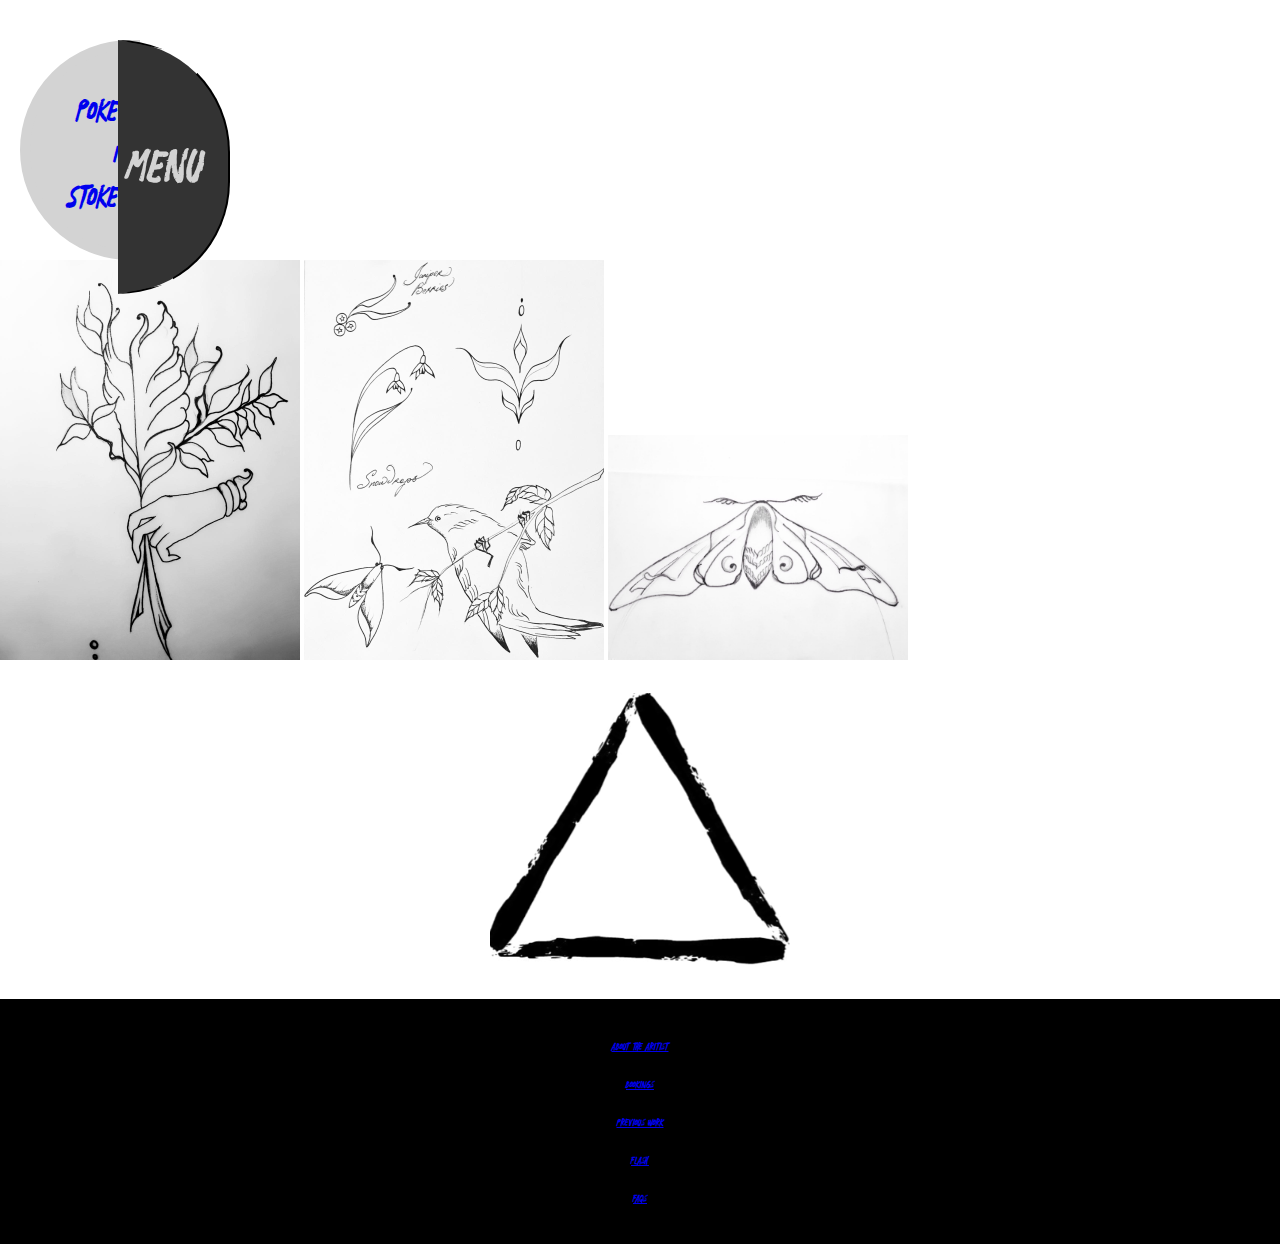
<file: promotions.html>
<!doctype html>
<html lang="en">
  <head>
    <!-- Required meta tags -->
    <meta charset="utf-8">
    <meta name="viewport" content="width=device-width, initial-scale=1, shrink-to-fit=no">

    <!-- Bootstrap CSS -->
    <link rel="stylesheet" href="https://stackpath.bootstrapcdn.com/bootstrap/4.2.1/css/bootstrap.min.css" integrity="sha384-GJzZqFGwb1QTTN6wy59ffF1BuGJpLSa9DkKMp0DgiMDm4iYMj70gZWKYbI706tWS" crossorigin="anonymous">
    <link rel="stylesheet" href="nav.css">
    <link rel="stylesheet" href="styles.css">
    <link rel="stylesheet" href="modal.css">

    <title>Pokey in stokey</title>
  </head>
  <body>

  
         <nav class="navbar-primary collapsed">
           
            <ul class="navbar-primary-menu">
              <li>
                <a href="about.html"><span class="nav-label">about the aritist</span></a>
                <a href="booking.html"><span class="nav-label">Bookings</span></a>
                <a href="promotions.html"><span class="nav-label">Flash</span></a>
                <a href="work.html"><span class="nav-label">Previous work</span></a>
                <a href="faq.html"><span class="nav-label">FAQs</span></a>
              </li>
            </ul>
          </nav>

          


    <a href="#" class="btn-expand-collapse"> <span id="menu" class="shadow-lg mb-5"><h2>MENU</h2></span></a>
  
    
   

    <a href="index.html"><div id="logo" class="shadow-lg mb-5">
          <br>
           <h1>Pokey</h1> 
           <h2 id="in">in</h2> 
           <h1>stokey</h1> 
         </div></a>


         <div id="container" class="text-center col-lg-8 col">
 
      <!-- Trigger the Modal -->
      <img class="myImg" onclick="openModal();currentSlide(1)" src="img/flash/Fflash_hand.jpg" alt="Snow" style="width:100%;max-width:300px">
      <img class="myImg" onclick="openModal();currentSlide(2)" src="img/flash/block_flash.jpg" alt="Snow" style="width:100%;max-width:300px">
      <img class="myImg" onclick="openModal();currentSlide(3)" src="img/flash/flash_moth.jpg" alt="Snow" style="width:100%;max-width:300px">
      
      <!-- The Modal/Lightbox -->
      <div id="myModal" class="modal">
        <span class="close cursor" onclick="closeModal()">&times;</span>
        <div class="modal-content">
      
          <div class="mySlides">
           
            <img src="img/flash/Fflash_hand.jpg">
          </div>
      
          <div class="mySlides">
           
            <img src="img/flash/block_flash.jpg">
          </div>
      
          <div class="mySlides">
           
            <img src="img/flash/flash_moth.jpg">
          </div>
      
         
      
          <!-- Next/previous controls -->
          <a class="prev" onclick="plusSlides(-1)">&#10094;</a>
          <a class="next" onclick="plusSlides(1)">&#10095;</a>
      
      
        <!-- Caption text -->
        <div class="caption-container">
          <p id="caption"></p>
        </div>
      
        <!-- Thumbnail image controls -->
       
      </div>
      </div>
      
      
         </div>
        
            <div class="container1 arrow-up col-sm-12">
              <a href="booking.html"><img src="img/triangle.png" alt="bookings" class="image rounded mx-auto d-block" style="width:100%">
              <div class="middle">
                <div class="text">Bookings</div>
              </div>
              </a>
            </div>
            

   
    
   


<footer>
  <a href="about.html"><h6>about the aritist</h6></a>
  <a href="booking.html"><h6>Bookings</h6></a>
  <a href="work.html"><h6>Previous work</h6></a>
  <a href="promotions.html"><h6>Flash</h6></a>
  <a href="faq.html"><h6>FAQs</h6></a>


</footer>

    <!-- Optional JavaScript -->
    <!-- jQuery first, then Popper.js, then Bootstrap JS -->
    <script src="https://code.jquery.com/jquery-3.3.1.slim.min.js" integrity="sha384-q8i/X+965DzO0rT7abK41JStQIAqVgRVzpbzo5smXKp4YfRvH+8abtTE1Pi6jizo" crossorigin="anonymous"></script>
    <script src="https://cdnjs.cloudflare.com/ajax/libs/popper.js/1.14.6/umd/popper.min.js" integrity="sha384-wHAiFfRlMFy6i5SRaxvfOCifBUQy1xHdJ/yoi7FRNXMRBu5WHdZYu1hA6ZOblgut" crossorigin="anonymous"></script>
    <script src="https://stackpath.bootstrapcdn.com/bootstrap/4.2.1/js/bootstrap.min.js" integrity="sha384-B0UglyR+jN6CkvvICOB2joaf5I4l3gm9GU6Hc1og6Ls7i6U/mkkaduKaBhlAXv9k" crossorigin="anonymous"></script>
    <script src="nav.js"></script>
    <script src="modal.js"></script>
  </body>
</html>
</file>
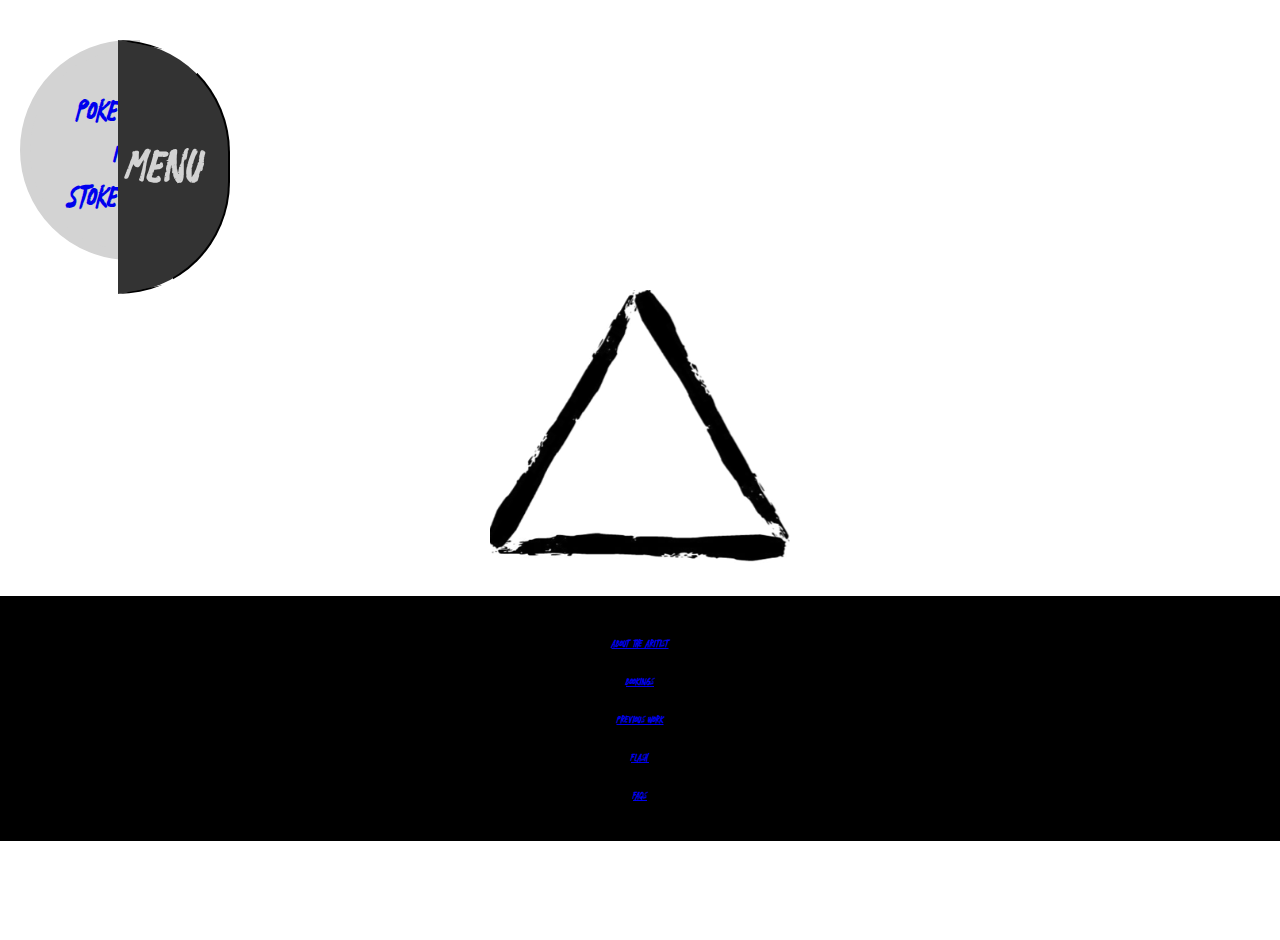
<file: template.html>
<!doctype html>
<html lang="en">
  <head>
    <!-- Required meta tags -->
    <meta charset="utf-8">
    <meta name="viewport" content="width=device-width, initial-scale=1, shrink-to-fit=no">

    <!-- Bootstrap CSS -->
    <link rel="stylesheet" href="https://stackpath.bootstrapcdn.com/bootstrap/4.2.1/css/bootstrap.min.css" integrity="sha384-GJzZqFGwb1QTTN6wy59ffF1BuGJpLSa9DkKMp0DgiMDm4iYMj70gZWKYbI706tWS" crossorigin="anonymous">
    <link rel="stylesheet" href="nav.css">
    <link rel="stylesheet" href="styles.css">

    <title>Pokey in stokey</title>
  </head>
  <body>

  
         <nav class="navbar-primary collapsed">
           
            <ul class="navbar-primary-menu">
              <li>
                <a href="about.html"><span class="nav-label">about the aritist</span></a>
                <a href="booking.html"><span class="nav-label">Bookings</span></a>
                <a href="promotions.html"><span class="nav-label">Flash</span></a>
                <a href="work.html"><span class="nav-label">Previous work</span></a>
                <a href="faq.html"><span class="nav-label">FAQs</span></a>
              </li>
            </ul>
          </nav>

          


    <a href="#" class="btn-expand-collapse"> <span id="menu" class="shadow-lg mb-5"><h2>MENU</h2></span></a>
  
    
   

    <a href="Index.html"><div id="logo" class="shadow-lg mb-5">
          <br>
           <h1>Pokey</h1> 
           <h2 id="in">in</h2> 
           <h1>stokey</h1> 
         </div></a>


      

        
            <div class="container1 arrow-up col-sm-12">
              <a href="promotions.html"><img src="img/triangle.png" alt="promotions" class="image rounded mx-auto d-block" style="width:100%">
              <div class="middle">
                <div class="text">Flash</div>
              </div>
              </a>
            </div>
            

   
    
   


<footer>
  <a href="about.html"><h6>about the aritist</h6></a>
  <a href="booking.html"><h6>Bookings</h6></a>
  <a href="work.html"><h6>Previous work</h6></a>
  <a href="promotions.html"><h6>Flash</h6></a>
  <a href="faq.html"><h6>FAQs</h6></a>


</footer>

    <!-- Optional JavaScript -->
    <!-- jQuery first, then Popper.js, then Bootstrap JS -->
    <script src="https://code.jquery.com/jquery-3.3.1.slim.min.js" integrity="sha384-q8i/X+965DzO0rT7abK41JStQIAqVgRVzpbzo5smXKp4YfRvH+8abtTE1Pi6jizo" crossorigin="anonymous"></script>
    <script src="https://cdnjs.cloudflare.com/ajax/libs/popper.js/1.14.6/umd/popper.min.js" integrity="sha384-wHAiFfRlMFy6i5SRaxvfOCifBUQy1xHdJ/yoi7FRNXMRBu5WHdZYu1hA6ZOblgut" crossorigin="anonymous"></script>
    <script src="https://stackpath.bootstrapcdn.com/bootstrap/4.2.1/js/bootstrap.min.js" integrity="sha384-B0UglyR+jN6CkvvICOB2joaf5I4l3gm9GU6Hc1og6Ls7i6U/mkkaduKaBhlAXv9k" crossorigin="anonymous"></script>
    <script src="nav.js"></script>
  </body>
</html>
</file>
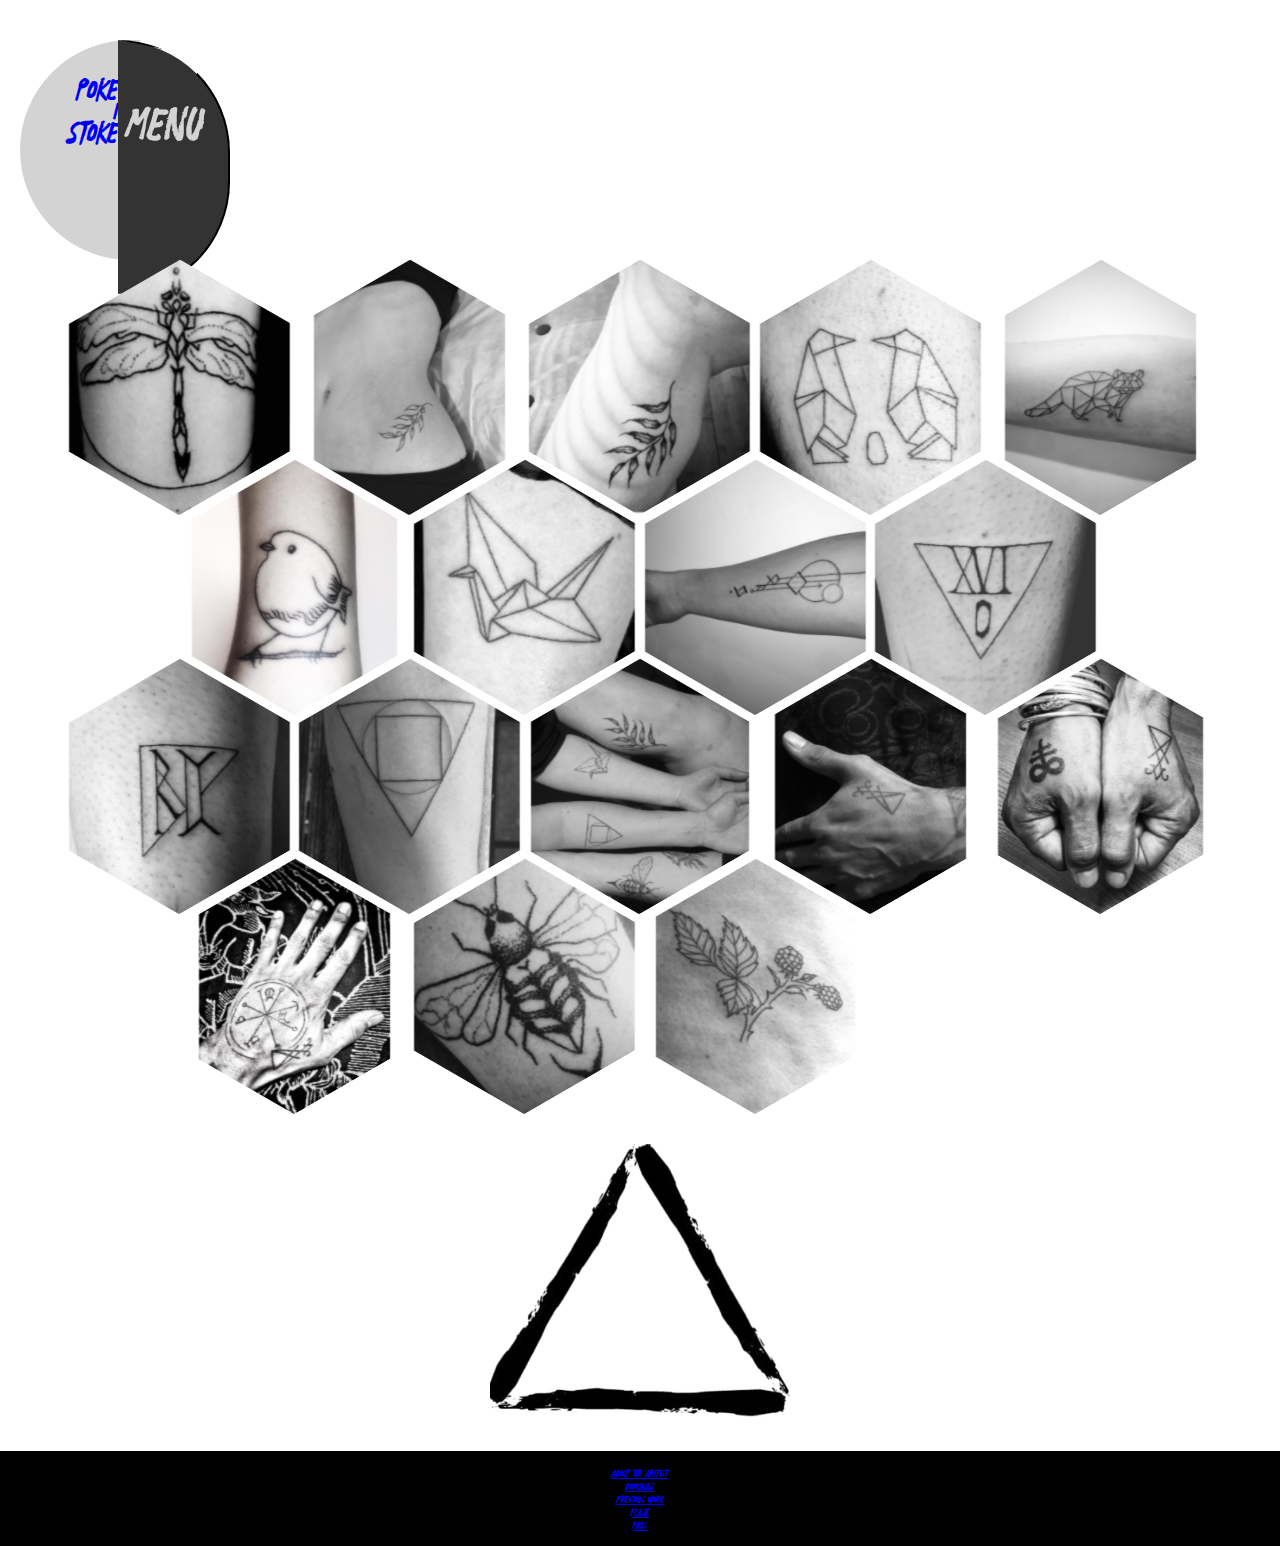
<file: work.html>
<!doctype html>
<html>
  <head>

    <meta charset="utf-8">
    <title>Pokey in stokey</title>
    <meta name="viewport" content="width=device-width, initial-scale=1">
    <link rel="stylesheet" href="https://stackpath.bootstrapcdn.com/bootstrap/4.2.1/css/bootstrap.min.css" integrity="sha384-GJzZqFGwb1QTTN6wy59ffF1BuGJpLSa9DkKMp0DgiMDm4iYMj70gZWKYbI706tWS" crossorigin="anonymous">
    <link href='https://fonts.googleapis.com/css?family=Raleway:300' rel='stylesheet' type='text/css'>
    <link rel="stylesheet" href="nav.css">
    <link rel="stylesheet" href="styles.css">
    <link rel="stylesheet" type="text/css" href="hex.css">
<link rel="stylesheet" type="text/css" href="./modal.css">
  </head>
  <body>

      <nav class="navbar-primary collapsed">
           
          <ul class="navbar-primary-menu">
            <li>
              <a href="about.html"><span class="nav-label">about the aritist</span></a>
              <a href="booking.html"><span class="nav-label">Bookings</span></a>
              <a href="promotions.html"><span class="nav-label">Flash</span></a>
              <a href="work.html"><span class="nav-label">Previous work</span></a>
              <a href="faq.html"><span class="nav-label">FAQs</span></a>
            </li>
          </ul>
        </nav>

        


  <a href="#" class="btn-expand-collapse"> <span id="menu" class="shadow-lg mb-5"><h2>MENU</h2></span></a>

  
 

  <a href="index.html"><div id="logo" class="shadow-lg mb-5">
        <br>
         <h1>Pokey</h1> 
         <h2 id="in">in</h2> 
         <h1>stokey</h1> 
       </div></a>
       
    <ul id="hexGrid">


      <li class="hex">
        <div class="hexIn">
          <a class="hexLink" href="#">
            <img src="img/Tats/Dragonfly1.jpeg" alt="" />
            <h1>Dragonfly</h1>
            <p>Forearm, 5RL and all my own design.</p>
          </a>
        </div>
      </li>
     

      
    
    
      <li class="hex">
        <div class="hexIn">
          <a class="hexLink" href="#">
            <img src="img/Tats/Floral2.jpeg" alt="" />
            <h1>Botanical</h1>
            <p>Delicate and graceful leaves in 3RL for a first tattoo!</p>
          </a>
        </div>
      </li>
      <li class="hex">
        <div class="hexIn">
          <a class="hexLink" href="#">
            <img src="img/Tats/Floral3.jpeg" alt="" />
            <h1>Leaves</h1>
            <p>My third ever tattoo and attempt at shading.</p>
          </a>
        </div>
      </li>
      <li class="hex">
        <div class="hexIn">
          <a class="hexLink" href="#">
            <img src="img/Tats/Peng.jpeg" alt="" />
            <h1>Penguins</h1>
            <p>These two peng dads are looking after their egg</p>
          </a>
        </div>
      </li>
      <li class="hex">
        <div class="hexIn">
          <a class="hexLink" href="#">
            <img src="img/Tats/Racoon.jpeg" alt="" />
            <h1>Raccoon</h1>
            <p>A geometric trash panda and all time favourite tattoo</p>
          </a>
        </div>
      </li>
      <li class="hex">
        <div class="hexIn">
          <a class="hexLink" href="#">
            <img src="img/Tats/bird.jpeg" alt="" />
            <h1>Robin</h1>
            <p>A festive litle birb </p>
          </a>
        </div>
      </li>
      <li class="hex">
        <div class="hexIn">
          <a class="hexLink" href="#">
            <img src="img/Tats/crane1.jpg" alt="" />
            <h1>Crane</h1>
            <p>My first time doing straight lines</p>
          </a>
        </div>
      </li>
      <li class="hex">
        <div class="hexIn">
          <a class="hexLink" href="#">
            <img src="img/Tats/geo1.jpeg" alt="" />
            <h1>Runes</h1>
            <p>To represent family , designed by client</p>
          </a>
        </div>
      </li>
    
     
      <li class="hex">
        <div class="hexIn">
          <a class="hexLink" href="#">
            <img src="img/Tats/geo4.jpeg" alt="" />
            <h1>Tarot</h1>
            <p>The Tower and The Fool </p>
          </a>
        </div>
      </li>
      <li class="hex">
        <div class="hexIn">
          <a class="hexLink" href="#">
            <img src="img/Tats/geo5.jpeg" alt="" />
            <h1>Runes</h1>
            <p>Elder Futhrark</p>
          </a>
        </div>
      </li>
      <li class="hex">
        <div class="hexIn">
          <a class="hexLink" href="#">
            <img src="img/Tats/geo6.jpeg" alt="" />
            <h1>Triangle</h1>
            <p>Harmony to represent family</p>
          </a>
        </div>
      </li>

      <li class="hex">
        <div class="hexIn">
          <a class="hexLink" href="#">
            <img src="img/Tats/group2.jpeg" alt="" />
            <h1>Healed</h1>
            <p> Tattoo stack</p>
          </a>
        </div>
      </li>
    
  
 

      <li class="hex">
        <div class="hexIn">
          <a class="hexLink" href="#">
            <img src="img/Tats/hand6.jpeg" alt="" />
            <h1>Healed</h1>
            <p>Healed Sigil of Lucifer</p>
          </a>
        </div>
      </li>
   

      <li class="hex">
        <div class="hexIn">
          <a class="hexLink" href="#">
            <img src="img/Tats/hands3.jpeg" alt="" />
            <h1>Fresh</h1>
            <p>Freshly poked </p>
          </a>
        </div>
      </li>

      <li class="hex">
        <div class="hexIn">
          <a class="hexLink" href="#">
            <img src="img/Tats/hand3.jpg" alt="" />
            <h1>Inspired by Mucha</h1>
            <p>based on art noveau illustration by Mucha</p>
          </a>
        </div>
      </li>

      <li class="hex">
        <div class="hexIn">
          <a class="hexLink" href="#">
            <img src="img/Tats/wasp.jpeg" alt="" />
            <h1>Bee</h1>
            <p>First session of a larger project</p>
          </a>
        </div>
      </li>

      <li class="hex">
        <div class="hexIn">
          <a class="hexLink" href="#">
            <img src="img/Tats/berry.jpg" alt="" />
            <h1>berries</h1>
            <p>Handpoked 3rl for a dear friend</p>
          </a>
        </div>
      </li>

    </ul>

    
    <div class="container1 arrow-up col-sm-12">
      <a href="booking.html"><img src="img/triangle.png" alt="bookings" class="image rounded mx-auto d-block" style="width:100%">
      <div class="middle">
        <div class="text">Bookings</div>
      </div>
      </a>
    </div>
    


<footer>
<a href="about.html"><h6>about the aritist</h6></a>
<a href="booking.html"><h6>Bookings</h6></a>
<a href="work.html"><h6>Previous work</h6></a>
<a href="promotions.html"><h6>Flash</h6></a>
<a href="faq.html"><h6>FAQs</h6></a>


</footer>

<!-- Optional JavaScript -->
<!-- jQuery first, then Popper.js, then Bootstrap JS -->
<script src="https://code.jquery.com/jquery-3.3.1.slim.min.js" integrity="sha384-q8i/X+965DzO0rT7abK41JStQIAqVgRVzpbzo5smXKp4YfRvH+8abtTE1Pi6jizo" crossorigin="anonymous"></script>
<script src="https://cdnjs.cloudflare.com/ajax/libs/popper.js/1.14.6/umd/popper.min.js" integrity="sha384-wHAiFfRlMFy6i5SRaxvfOCifBUQy1xHdJ/yoi7FRNXMRBu5WHdZYu1hA6ZOblgut" crossorigin="anonymous"></script>
<script src="https://stackpath.bootstrapcdn.com/bootstrap/4.2.1/js/bootstrap.min.js" integrity="sha384-B0UglyR+jN6CkvvICOB2joaf5I4l3gm9GU6Hc1og6Ls7i6U/mkkaduKaBhlAXv9k" crossorigin="anonymous"></script>
<script src="nav.js"></script>
<script src="./modal.js"></script>
</body>
</html>
</file>
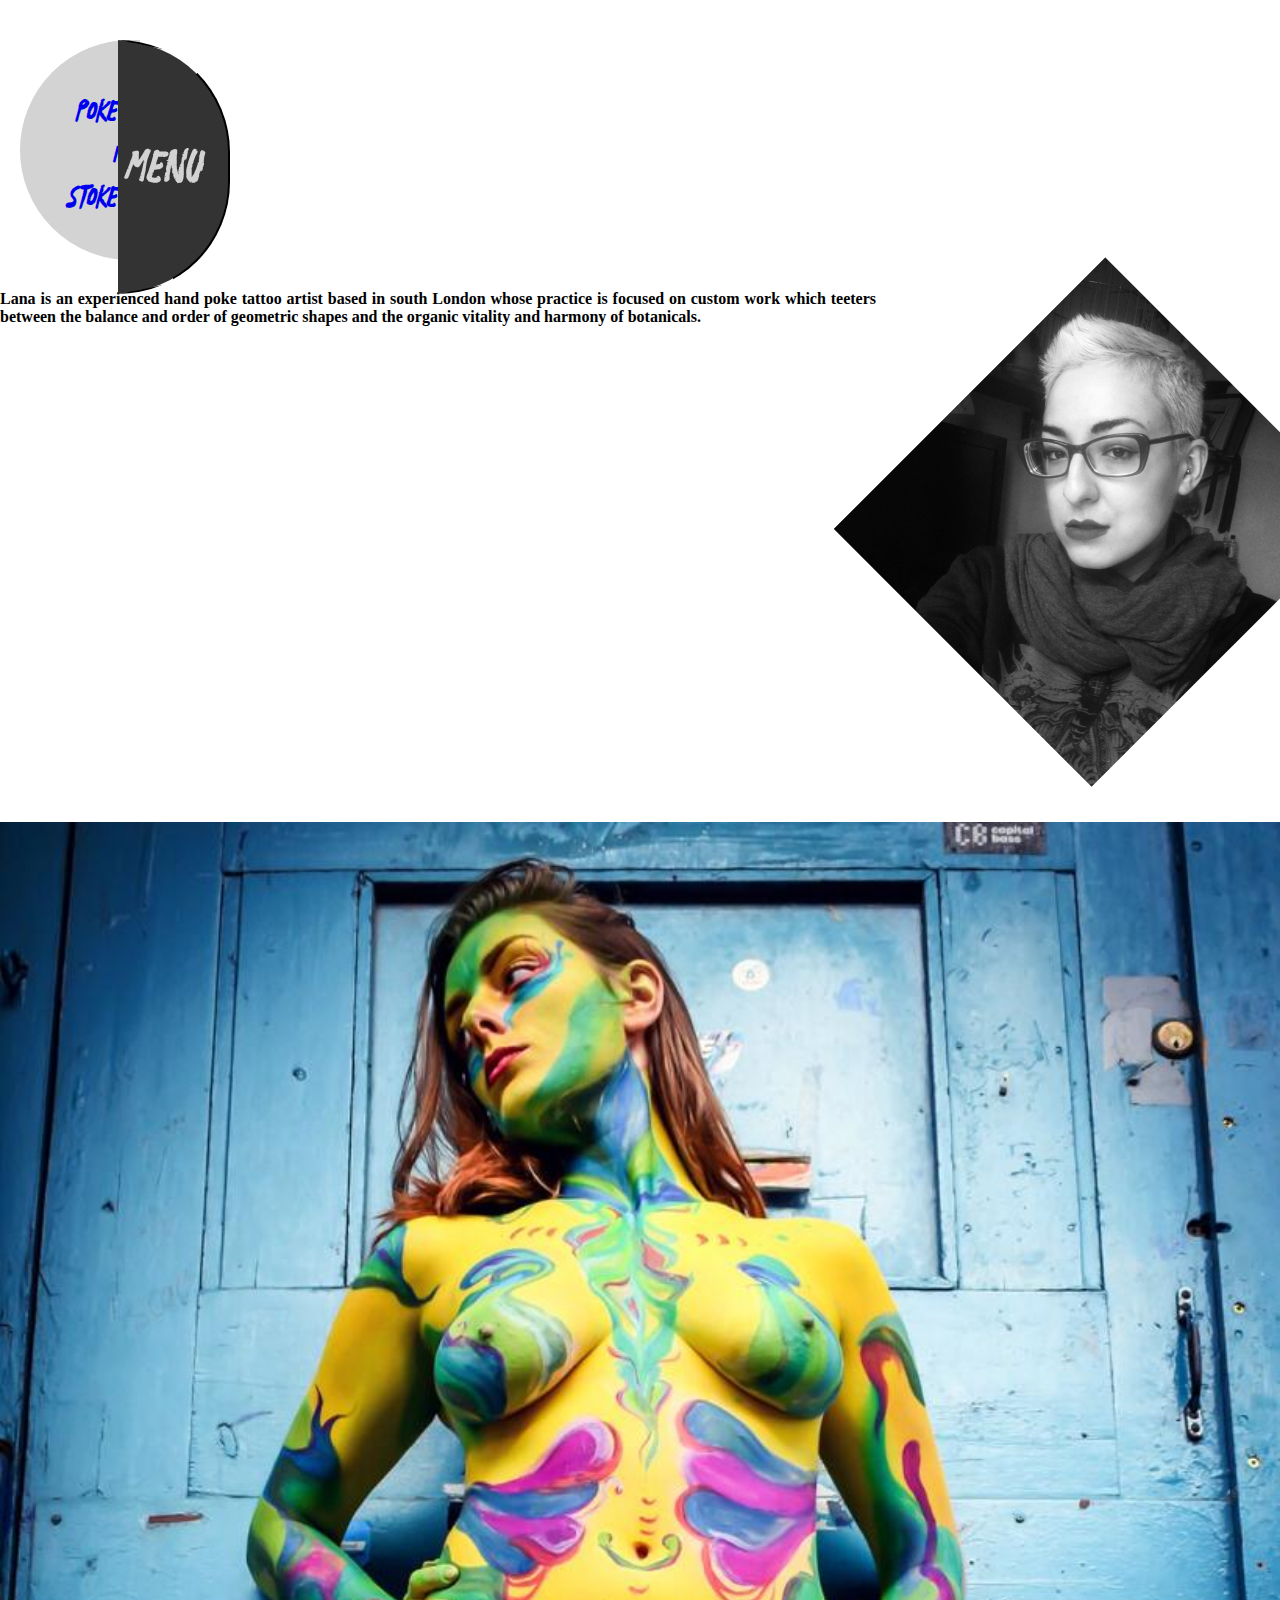
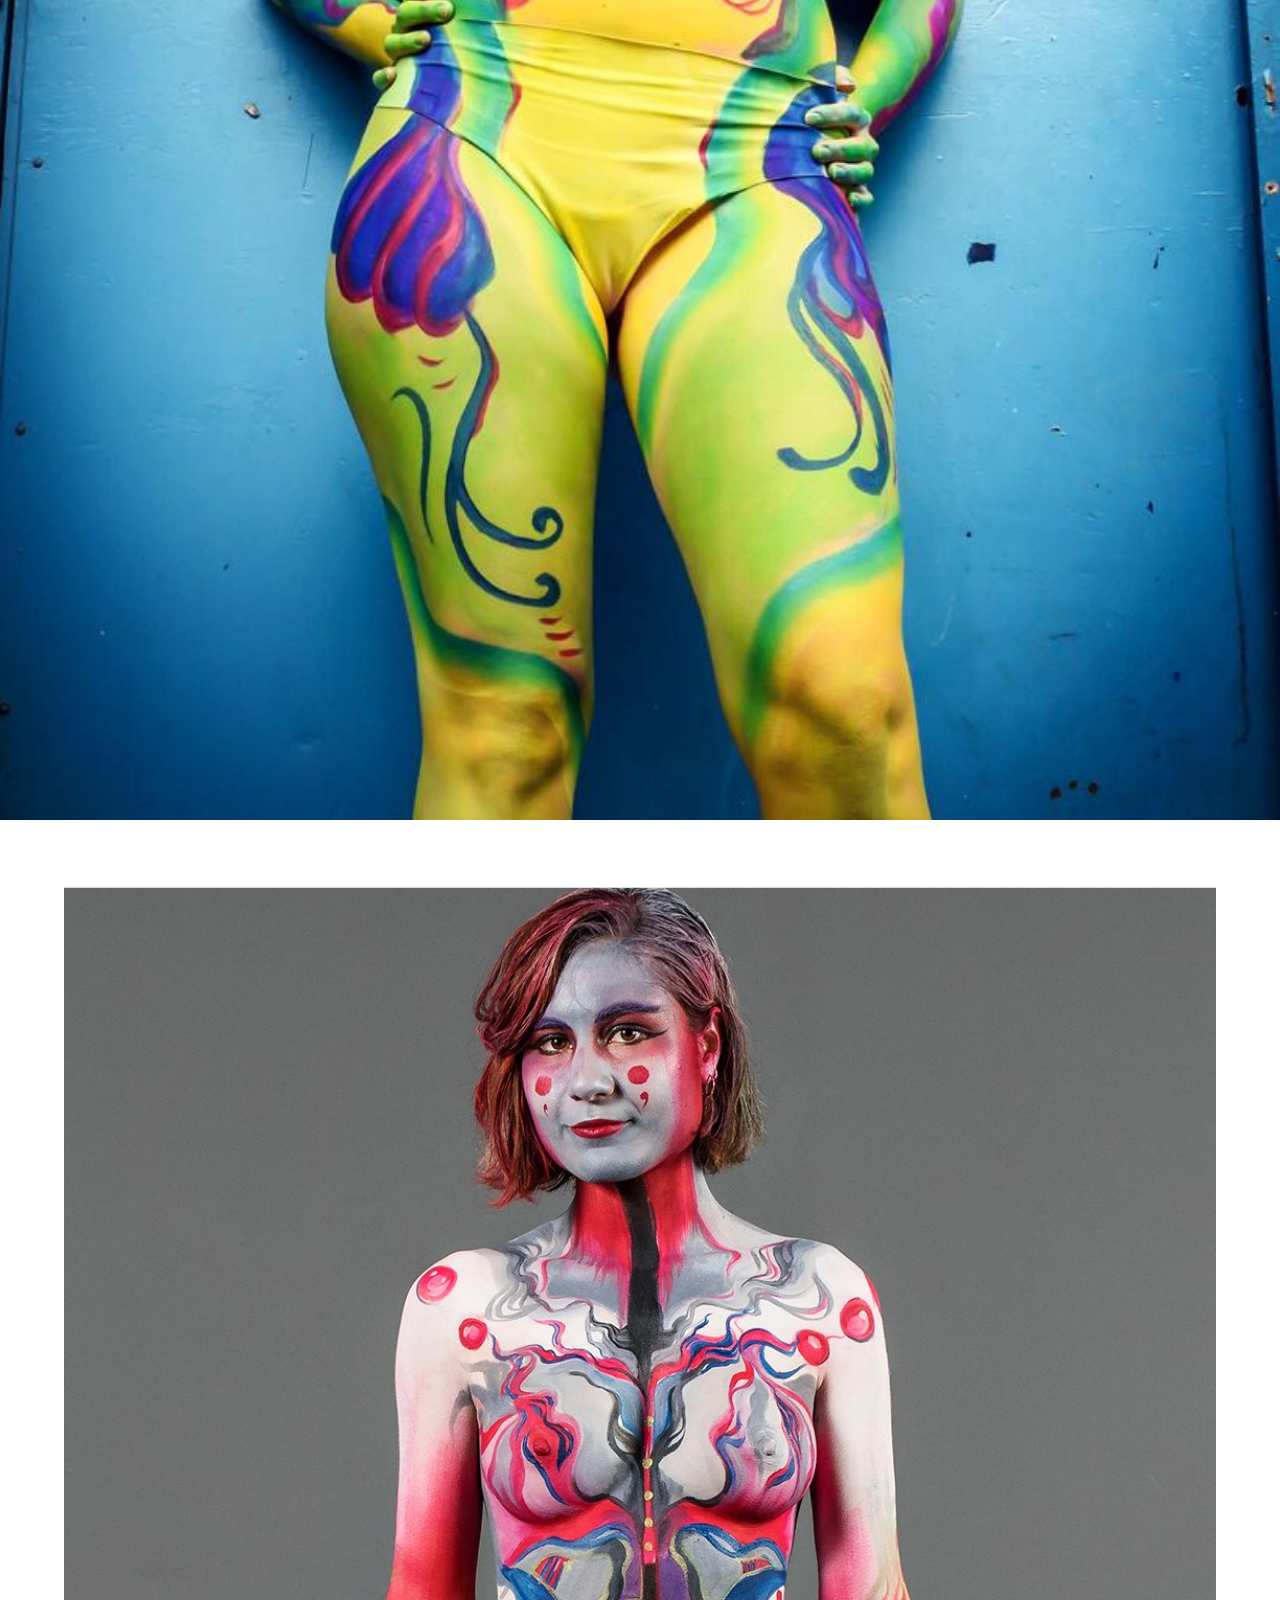
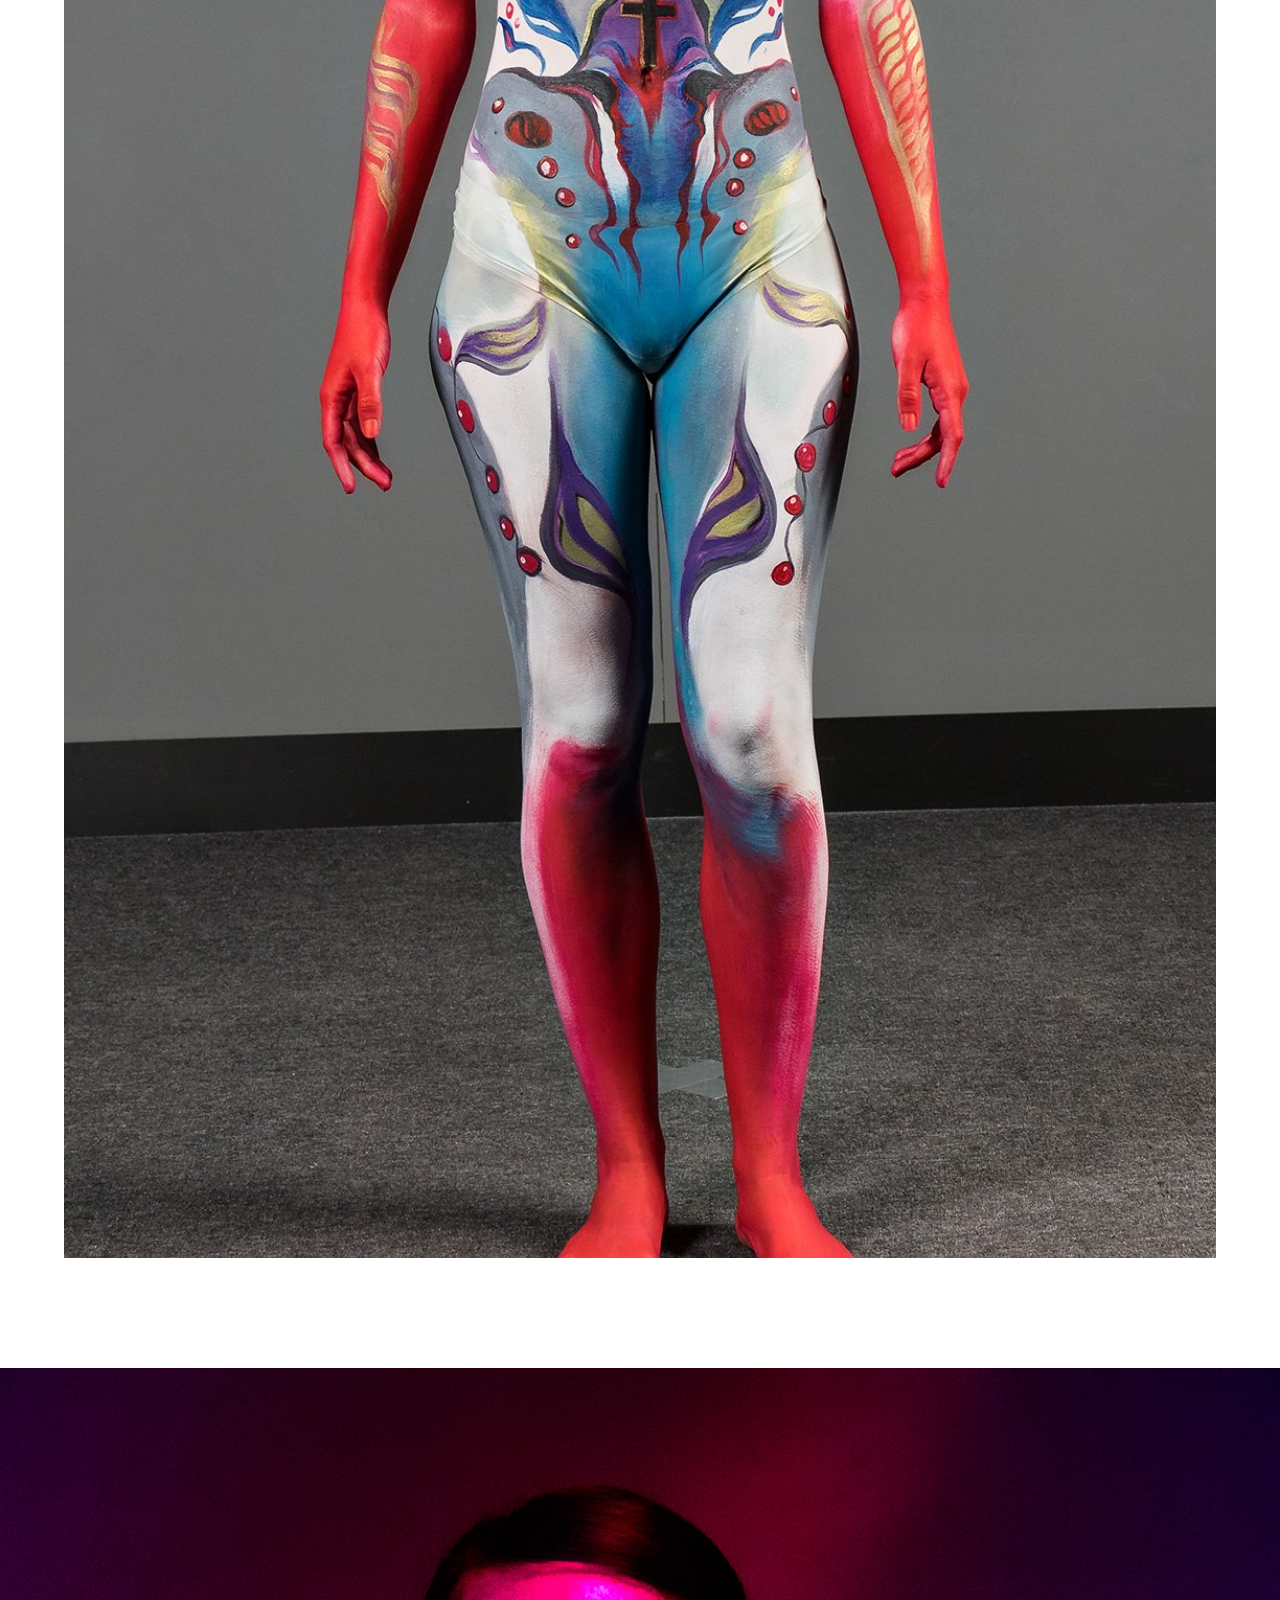
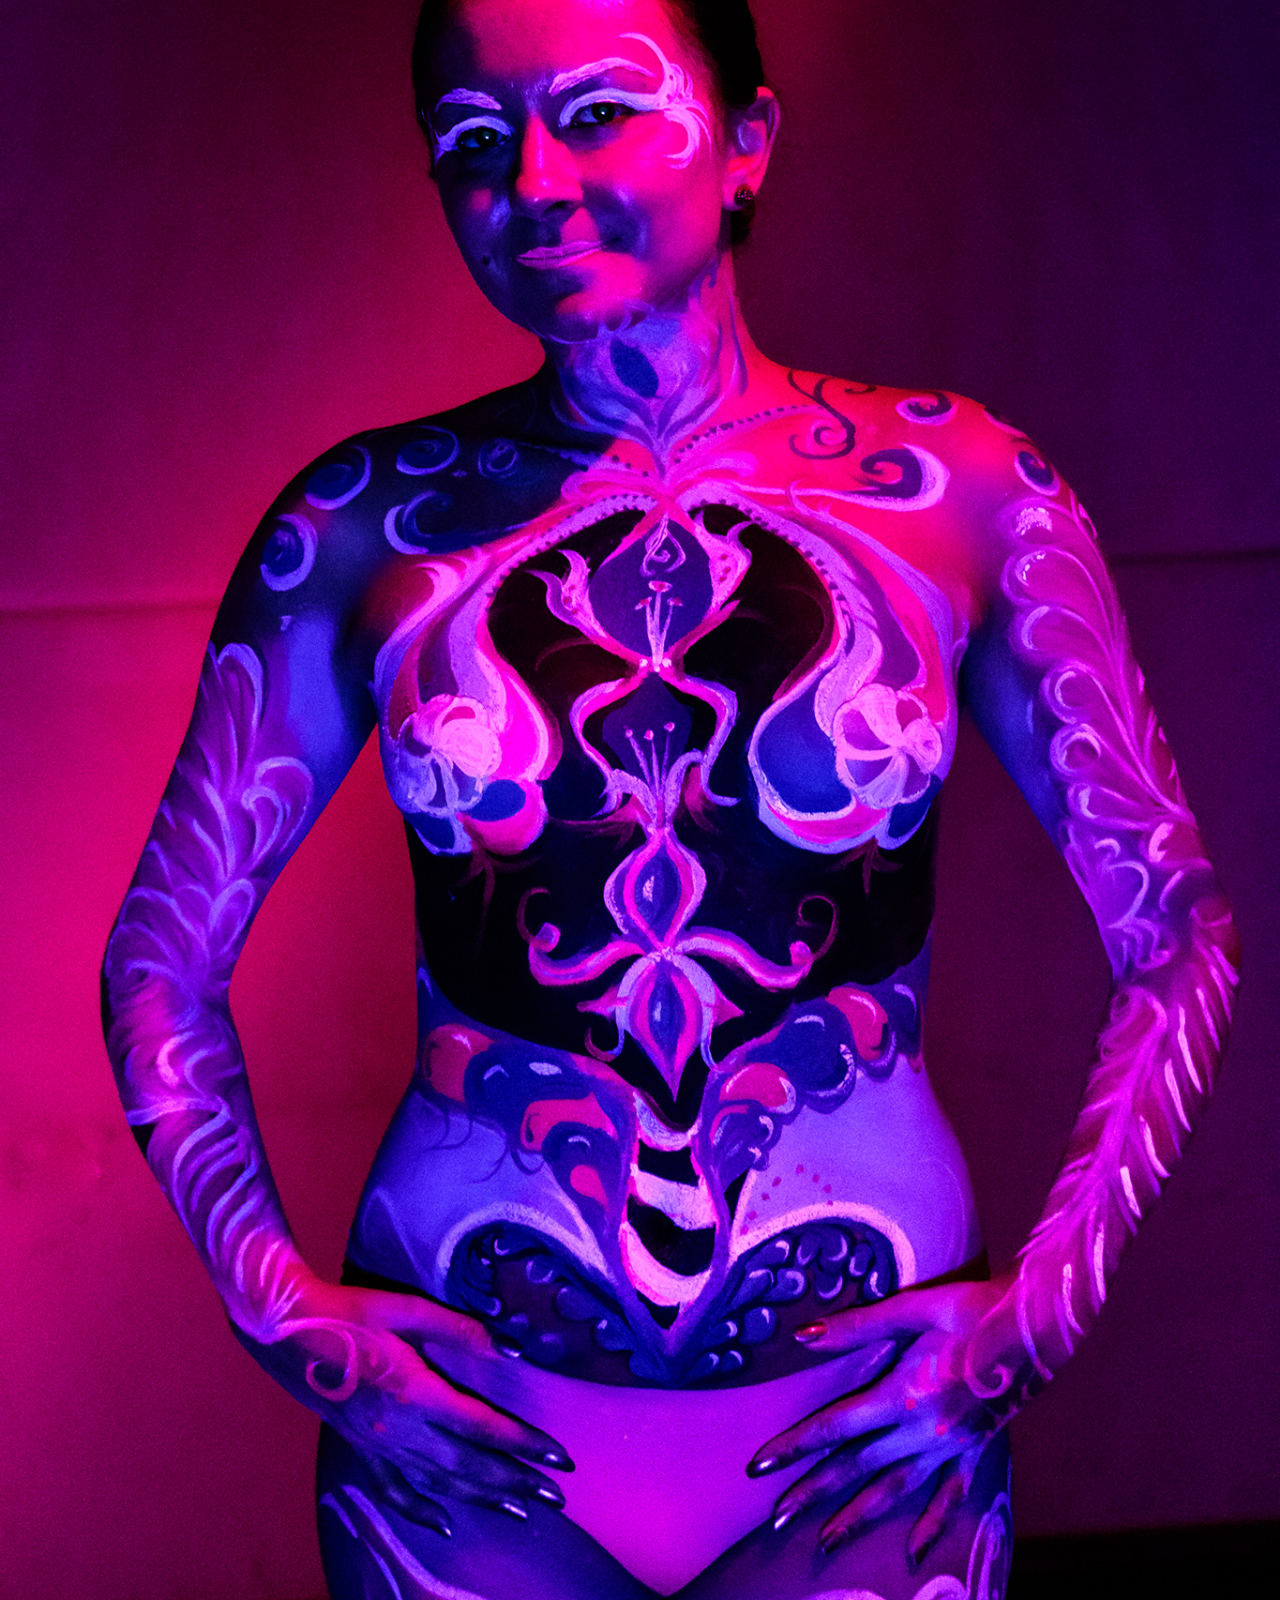
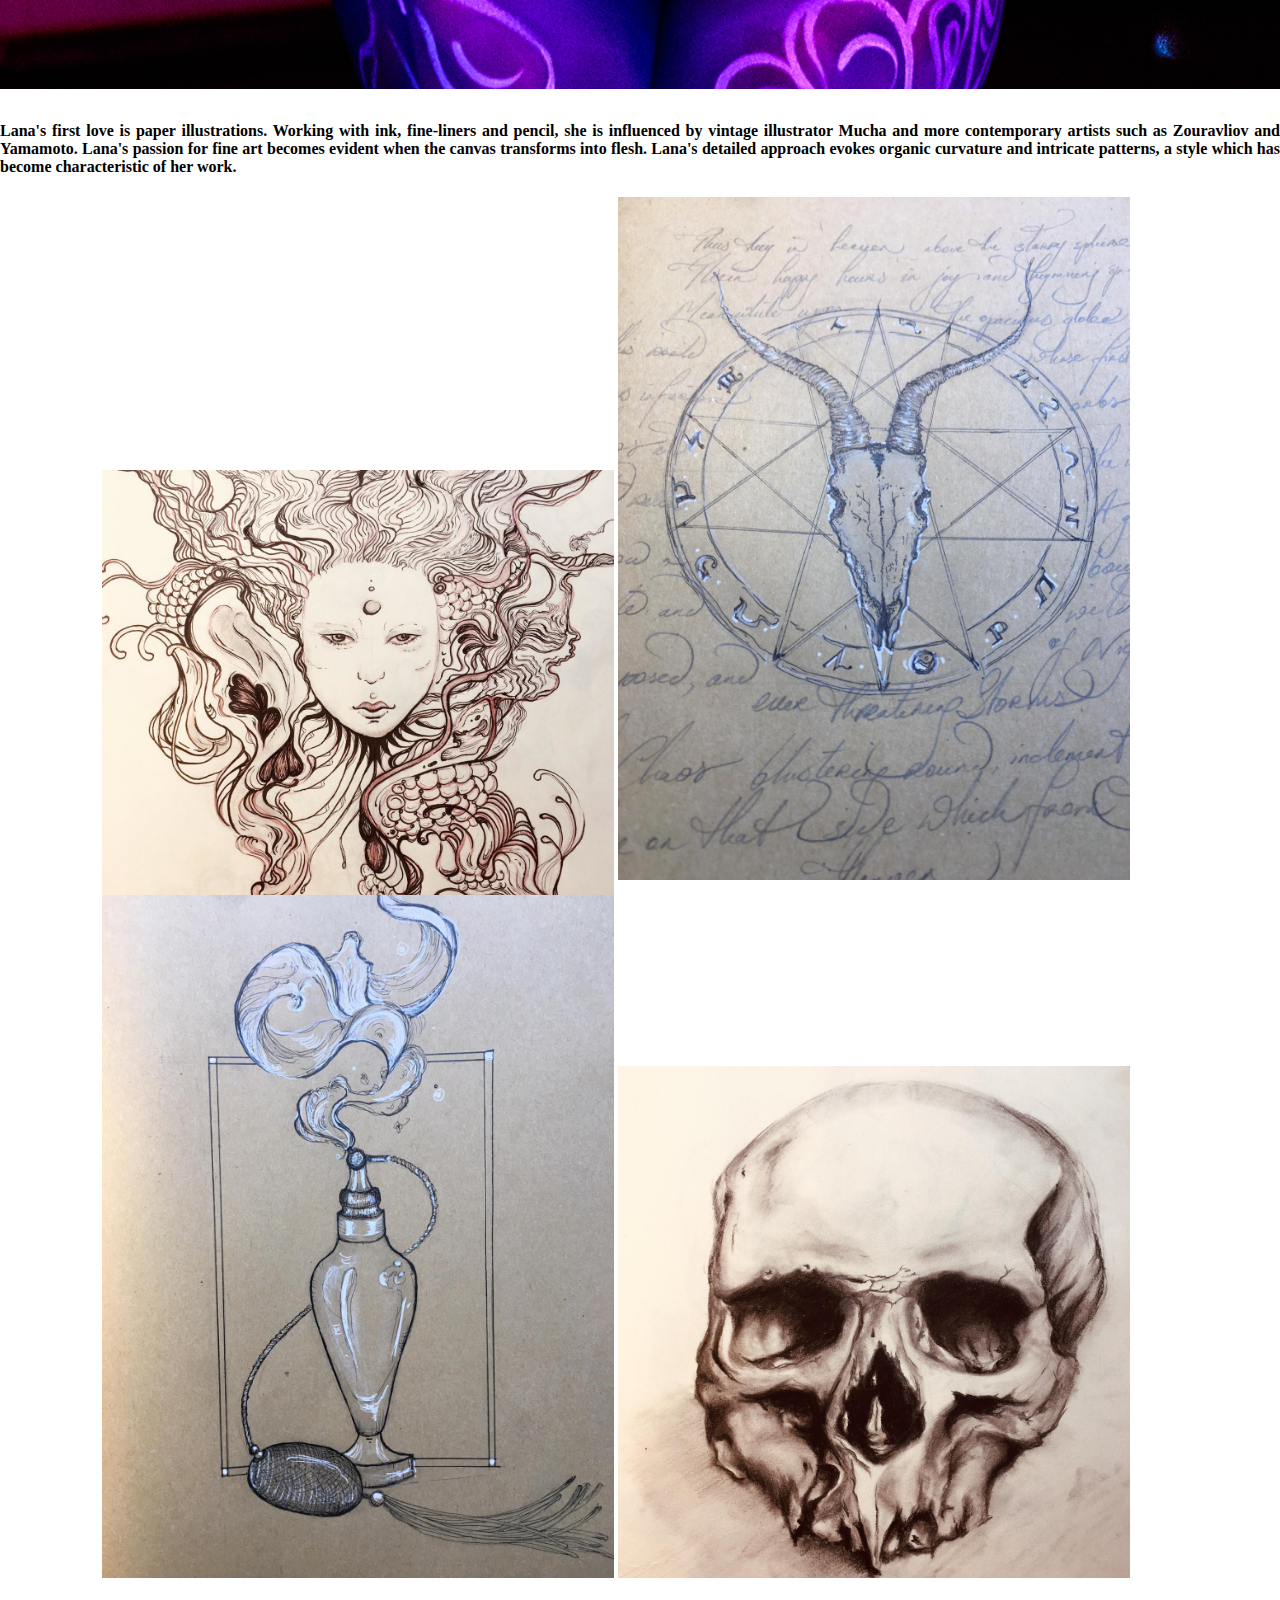
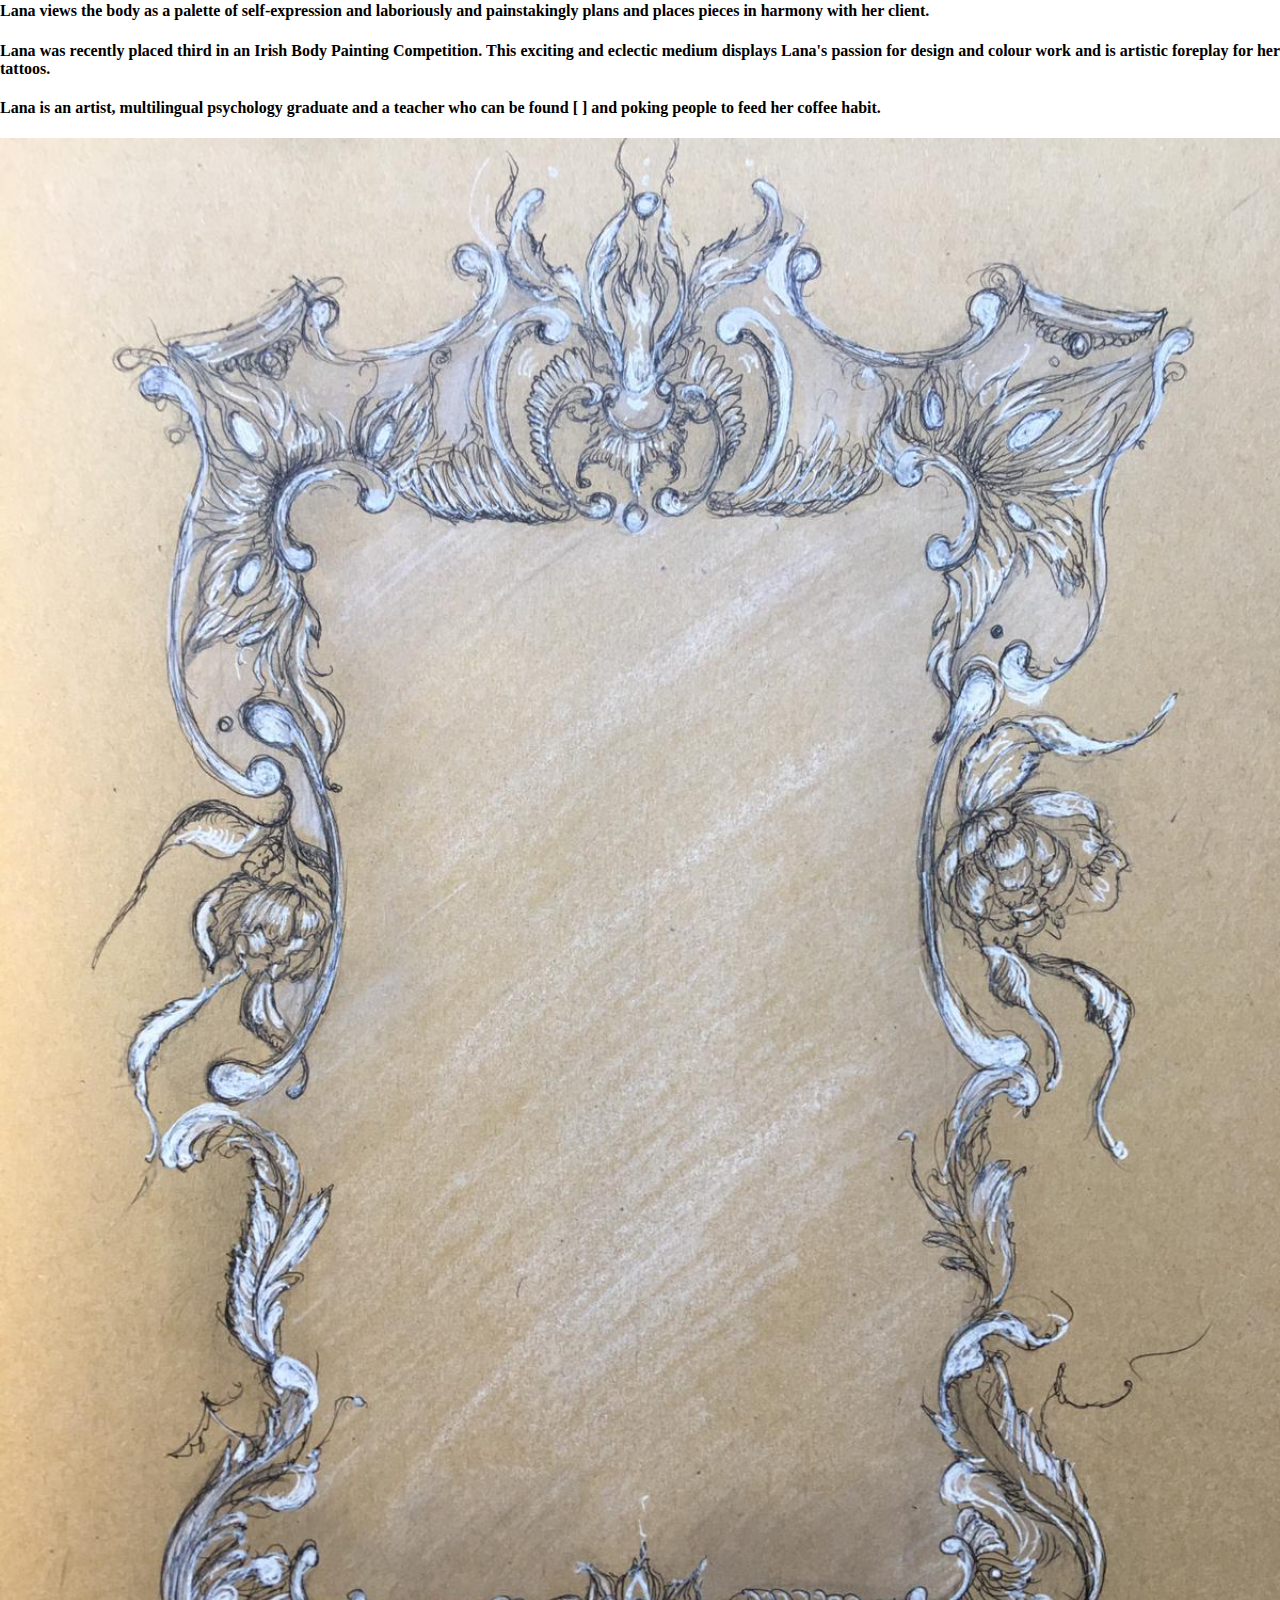
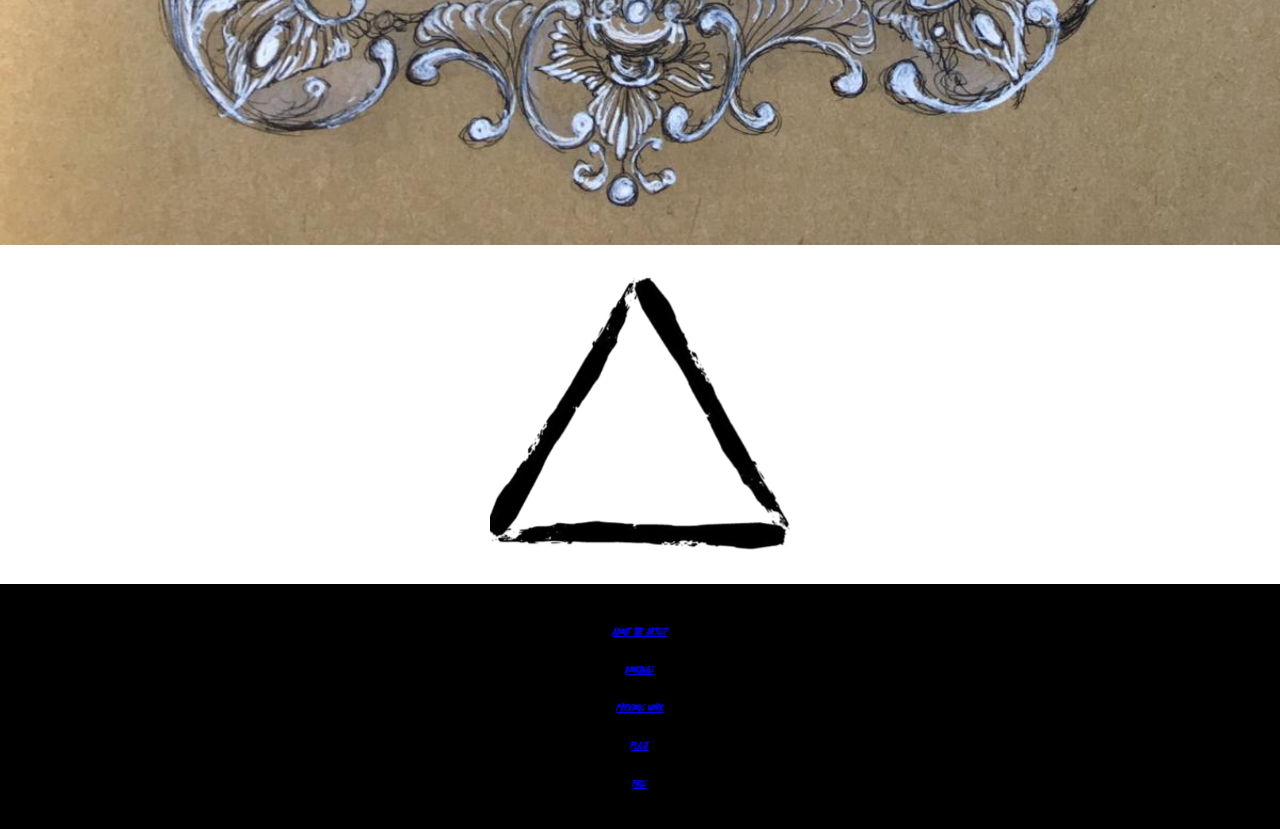
<file: html/about.html>
<!doctype html>
<html lang="en">
  <head>
  
    <meta charset="utf-8">
    <meta name="viewport" content="width=device-width, initial-scale=1, shrink-to-fit=no">

    <!-- Bootstrap CSS -->
    <link rel="stylesheet" href="https://stackpath.bootstrapcdn.com/bootstrap/4.2.1/css/bootstrap.min.css" integrity="sha384-GJzZqFGwb1QTTN6wy59ffF1BuGJpLSa9DkKMp0DgiMDm4iYMj70gZWKYbI706tWS" crossorigin="anonymous">
    <link rel="stylesheet" href="../css/nav.css">
    <link rel="stylesheet" href="../css/styles.css">
    <link rel="stylesheet" href="../css/about.css">
    <link rel="icon" href="../assets/img/tattoo-studio.ico" sizes="16x16" type="image/svg"> 
    <title>Pokey in Stokey</title>
  </head>
  <body>

  
    <nav class="navbar-primary collapsed">
           
      <ul class="navbar-primary-menu">
        <li>
          <a href="about.html"><span class="nav-label">about the aritist</span></a>
          <a href="booking.html"><span class="nav-label">Bookings</span></a>
          <a href="flash.html"><span class="nav-label">Flash</span></a>
          <a href="work.html"><span class="nav-label">Previous work</span></a>
          <a href="faq.html"><span class="nav-label">FAQs</span></a>
        </li>
      </ul>
   </nav>

          


    <a href="#" class="btn-expand-collapse"> 
      <span id="menu" class="shadow-lg mb-5">
        <h2>MENU</h2>
      </span>
    </a>
   
    <a href="../index.html">
      <div id="logo" class="shadow-lg mb-5">
       <br>
       <h1>Pokey</h1> 
       <h2 id="in">in</h2> 
       <h1>stokey</h1> 
      </div>
    </a>   

  <div class="container">
    
      <div class="row justify-content-center">
        
        <div class="col-md-10  .ml-md-auto">
          <img src="../assets/img/about/headshot2.jpeg" id="Lana">
         <h4 class="secondFont">
         Lana is an experienced hand poke tattoo artist based in south London whose  practice is focused on custom work which teeters between the balance and order of geometric shapes and the organic vitality and harmony of botanicals.
          </h4>
        </div>

              <div class="container col-md-8">
          <div class="row">
            <div class="col-4 align-self-start">
                <img src="../assets/img/about/bodypaint1.jpeg" class="bodyPaint"> 
            </div>
            <div class="col-4 align-self-center">
             <img src="../assets/img/about/bodypaint2.jpg" class="bodyPaint" id="bodyPaint2"> 
            </div>
            <div class="col-4 align-self-end">
             <img src="../assets/img/about/bodypaint3.jpeg.jpg" class="bodyPaint"> 
            </div>
          </div>
        </div>

        <div class="col-md-10  .ml-md-auto">
          <h4 class="secondFont">
            Lana's first love is paper illustrations. Working with ink, fine-liners and pencil, she is influenced by vintage illustrator Mucha and more contemporary artists such as Zouravliov and Yamamoto. Lana's passion for fine art becomes evident when the canvas transforms into flesh. Lana's detailed approach evokes organic curvature and intricate patterns, a style which has become characteristic of her work.
           </h4>
        </div>

        <div class="col-md-10  .ml-md-auto"> 
          <img src="../assets/img/about/face1.jpeg" class="drawing" id="faceImg" >
            <img src="../assets/img/about/skull2.jpeg" class="drawing"id="skull2Img"> 
              <img src="../assets/img/about/perfume_bottle.jpeg" class="drawing" id="pBottleImg">
                <img src="../assets/img/about/skull1.jpeg" class="drawing" id="skull1Img"> 
        </div>
      

      
        <div class="col-md-8  .ml-md-auto">
          <h4 class="secondFont">
          Lana views the body as a palette of self-expression and laboriously and painstakingly plans and places pieces in harmony with her client.  
         </h4>
        </div>
     
        <div class="col-md-8  .ml-md-auto">
          <h4 class="secondFont">
         Lana was recently placed third in an Irish Body Painting Competition. This exciting and eclectic medium displays Lana's passion for design and colour work and is artistic foreplay for her tattoos.
          </h4>
        </div>

       <div class="col-md-8  .ml-md-auto">
          <h4 class="secondFont">   
          Lana is an artist, multilingual psychology graduate and a teacher who can be found [ ]  and poking people to feed her coffee habit.
        </h4>
        </div>

        <div class="col-md-6  .ml-md-auto">
          <img src="../assets/img/about/mirror.jpeg" id="mirrorImg">
        </div>
    </div>  
    </div>    

          
  <div class="container1 arrow-up col-sm-12">
      <a href="booking.html">
        <img src="../assets/img/triangle.png" alt="bookings" class="image rounded mx-auto d-block" style="width:100%">
          <div class="middle">
          <div class="text">Bookings</div>
          </div>
      </a>
  </div>
    
  </div>

      <footer>
        <a href="about.html"><h6>about the artist</h6></a>
        <a href="booking.html"><h6>Bookings</h6></a>
        <a href="work.html"><h6>Previous work</h6></a>
        <a href="flash.html"><h6>Flash</h6></a>
        <a href="faq.html"><h6>FAQs</h6></a>
      </footer>

   <!-- jQuery first, then Popper.js, then Bootstrap JS then own JS-->
    <script src="https://code.jquery.com/jquery-3.3.1.slim.min.js" integrity="sha384-q8i/X+965DzO0rT7abK41JStQIAqVgRVzpbzo5smXKp4YfRvH+8abtTE1Pi6jizo" crossorigin="anonymous"></script>
    <script src="https://cdnjs.cloudflare.com/ajax/libs/popper.js/1.14.6/umd/popper.min.js" integrity="sha384-wHAiFfRlMFy6i5SRaxvfOCifBUQy1xHdJ/yoi7FRNXMRBu5WHdZYu1hA6ZOblgut" crossorigin="anonymous"></script>
    <script src="https://stackpath.bootstrapcdn.com/bootstrap/4.2.1/js/bootstrap.min.js" integrity="sha384-B0UglyR+jN6CkvvICOB2joaf5I4l3gm9GU6Hc1og6Ls7i6U/mkkaduKaBhlAXv9k" crossorigin="anonymous"></script>
    <script src="../js/nav.js"></script>
  </body>
</html>
</file>
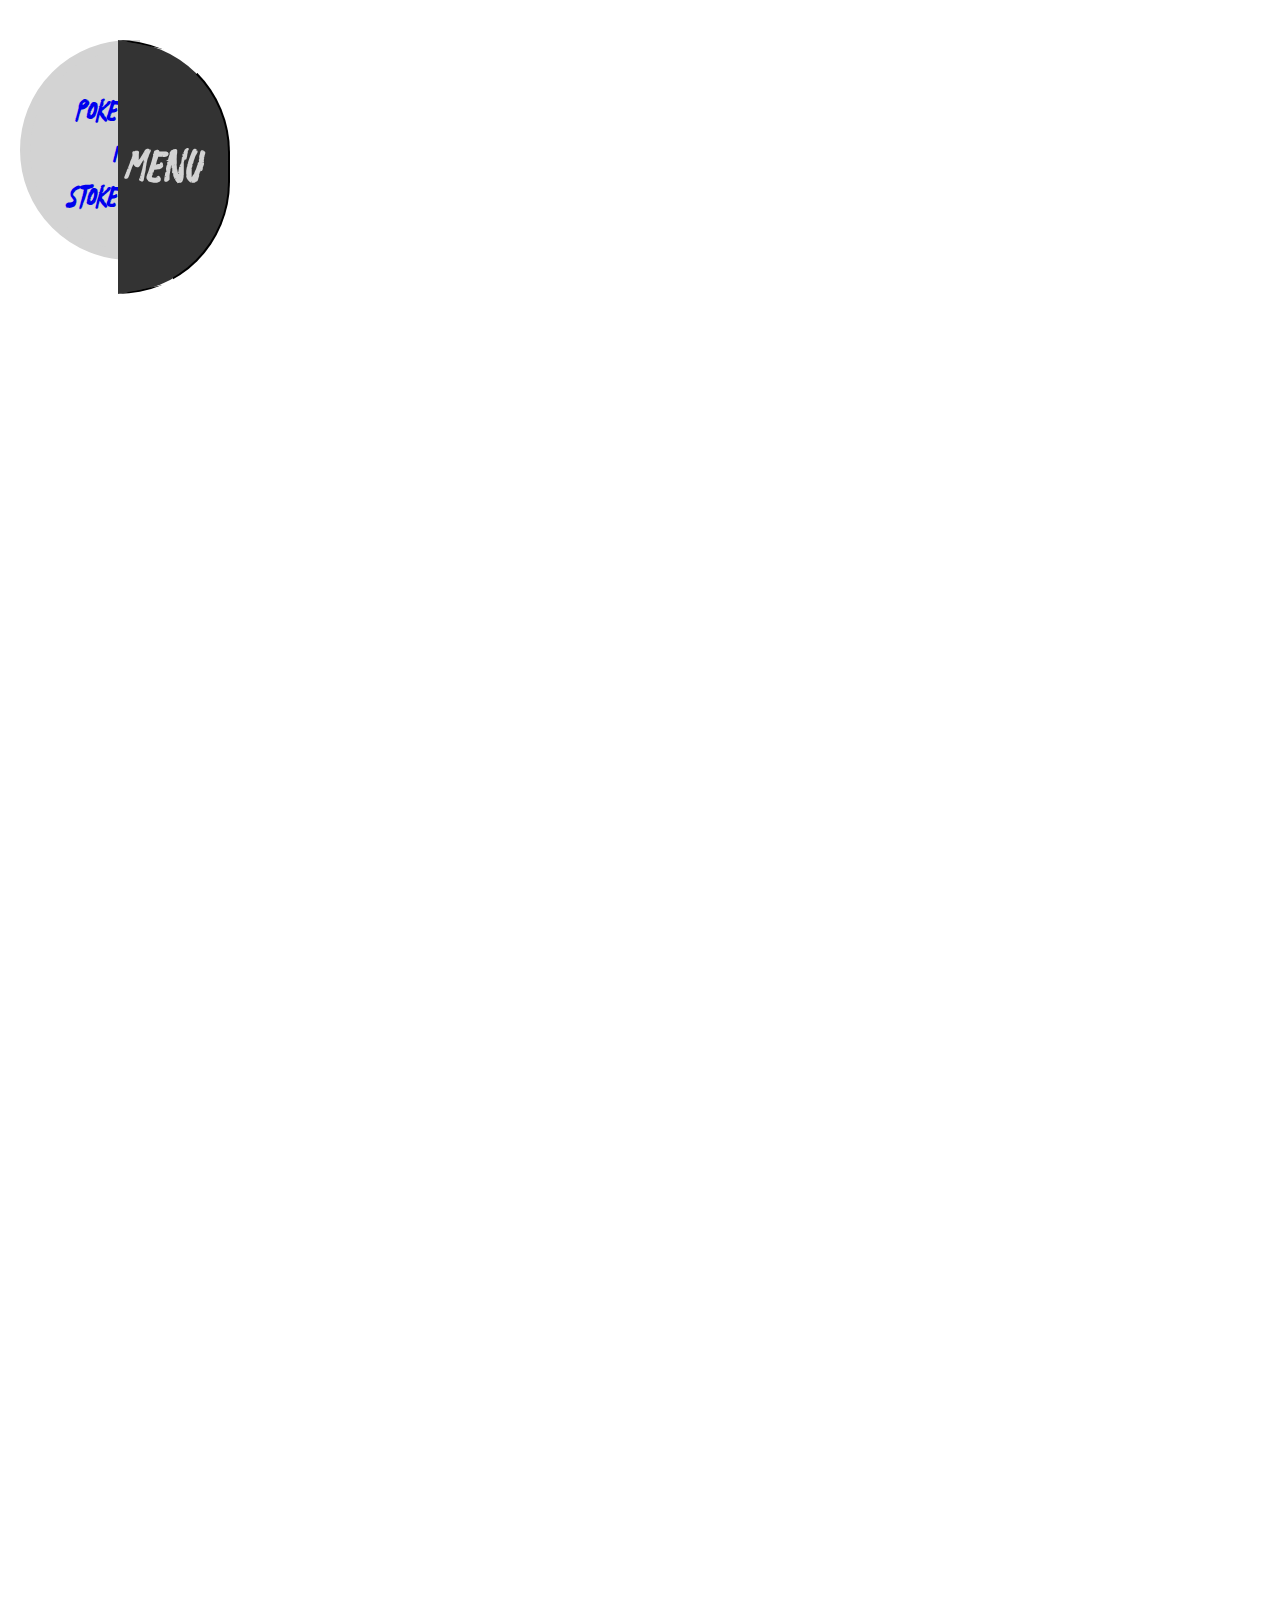
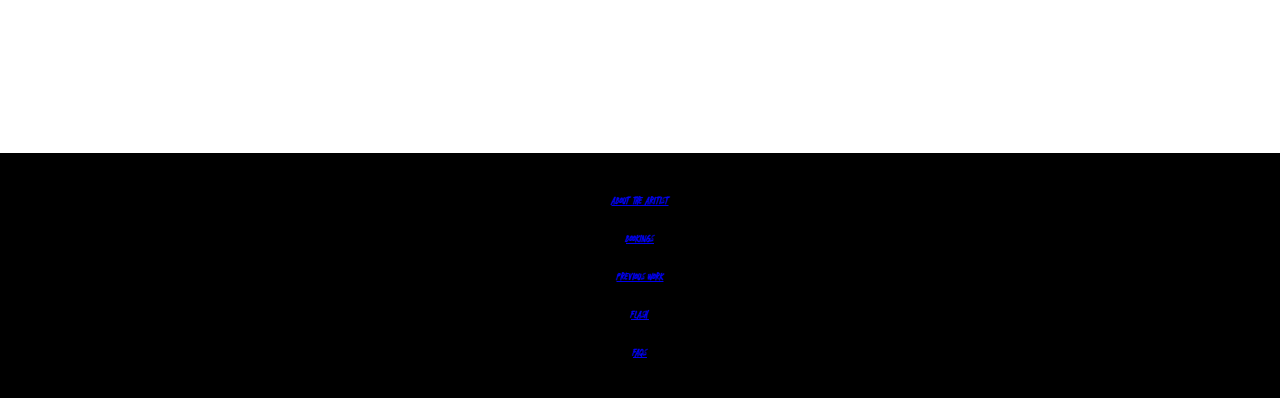
<file: html/booking.html>
<!doctype html>
<html lang="en">
  <head>
    <meta charset="utf-8">
    <meta name="viewport" content="width=device-width, initial-scale=1, shrink-to-fit=no">

    <!-- Bootstrap CSS -->
    <link rel="stylesheet" href="https://stackpath.bootstrapcdn.com/bootstrap/4.2.1/css/bootstrap.min.css" integrity="sha384-GJzZqFGwb1QTTN6wy59ffF1BuGJpLSa9DkKMp0DgiMDm4iYMj70gZWKYbI706tWS" crossorigin="anonymous">
    <link rel="stylesheet" href="../css/nav.css">
    <link rel="stylesheet" href="../css/styles.css">
    <link rel="icon" href="../assets/img/tattoo-studio.ico" sizes="16x16" type="image/svg"> 
    <title>Pokey in stokey</title>
  </head>
  <body>

  
    <nav class="navbar-primary collapsed">
      
      <ul class="navbar-primary-menu">
        <li>
          <a href="about.html"><span class="nav-label">about the aritist</span></a>
          <a href="booking.html"><span class="nav-label">Bookings</span></a>
          <a href="flash.html"><span class="nav-label">Flash</span></a>
          <a href="work.html"><span class="nav-label">Previous work</span></a>
          <a href="faq.html"><span class="nav-label">FAQs</span></a>
        </li>
      </ul>
    </nav>

          


    <a href="#" class="btn-expand-collapse"> <span id="menu" class="shadow-lg mb-5"><h2>MENU</h2></span></a>
  
    
   

    <a href="../index.html">
      <div id="logo" class="shadow-lg mb-5">
          <br>
           <h1>Pokey</h1> 
           <h2 id="in">in</h2> 
           <h1>stokey</h1> 
       </div>
    </a>

   <div class="container text-center" >
     <div class="col-sm-12">
       <iframe src="https://docs.google.com/forms/d/e/1FAIpQLScgwKll__ObF11dtmUflssAD9tKRfTjhgjhF4KZhNtqftL_eg/viewform?embedded=true" width="640" height="3090" frameborder="0" marginheight="0" marginwidth="0">Loading...</iframe>
     </div>
    </div>

    <footer>
      <a href="about.html"><h6>about the aritist</h6></a>
      <a href="booking.html"><h6>Bookings</h6></a>
      <a href="work.html"><h6>Previous work</h6></a>
      <a href="flash.html"><h6>Flash</h6></a>
      <a href="faq.html"><h6>FAQs</h6></a>
    </footer>

       <!-- jQuery first, then Popper.js, then Bootstrap JS then own JS-->
    <script src="https://code.jquery.com/jquery-3.3.1.slim.min.js" integrity="sha384-q8i/X+965DzO0rT7abK41JStQIAqVgRVzpbzo5smXKp4YfRvH+8abtTE1Pi6jizo" crossorigin="anonymous"></script>
    <script src="https://cdnjs.cloudflare.com/ajax/libs/popper.js/1.14.6/umd/popper.min.js" integrity="sha384-wHAiFfRlMFy6i5SRaxvfOCifBUQy1xHdJ/yoi7FRNXMRBu5WHdZYu1hA6ZOblgut" crossorigin="anonymous"></script>
    <script src="https://stackpath.bootstrapcdn.com/bootstrap/4.2.1/js/bootstrap.min.js" integrity="sha384-B0UglyR+jN6CkvvICOB2joaf5I4l3gm9GU6Hc1og6Ls7i6U/mkkaduKaBhlAXv9k" crossorigin="anonymous"></script>
    <script src="../js/nav.js"></script>
  </body>
</html>
</file>
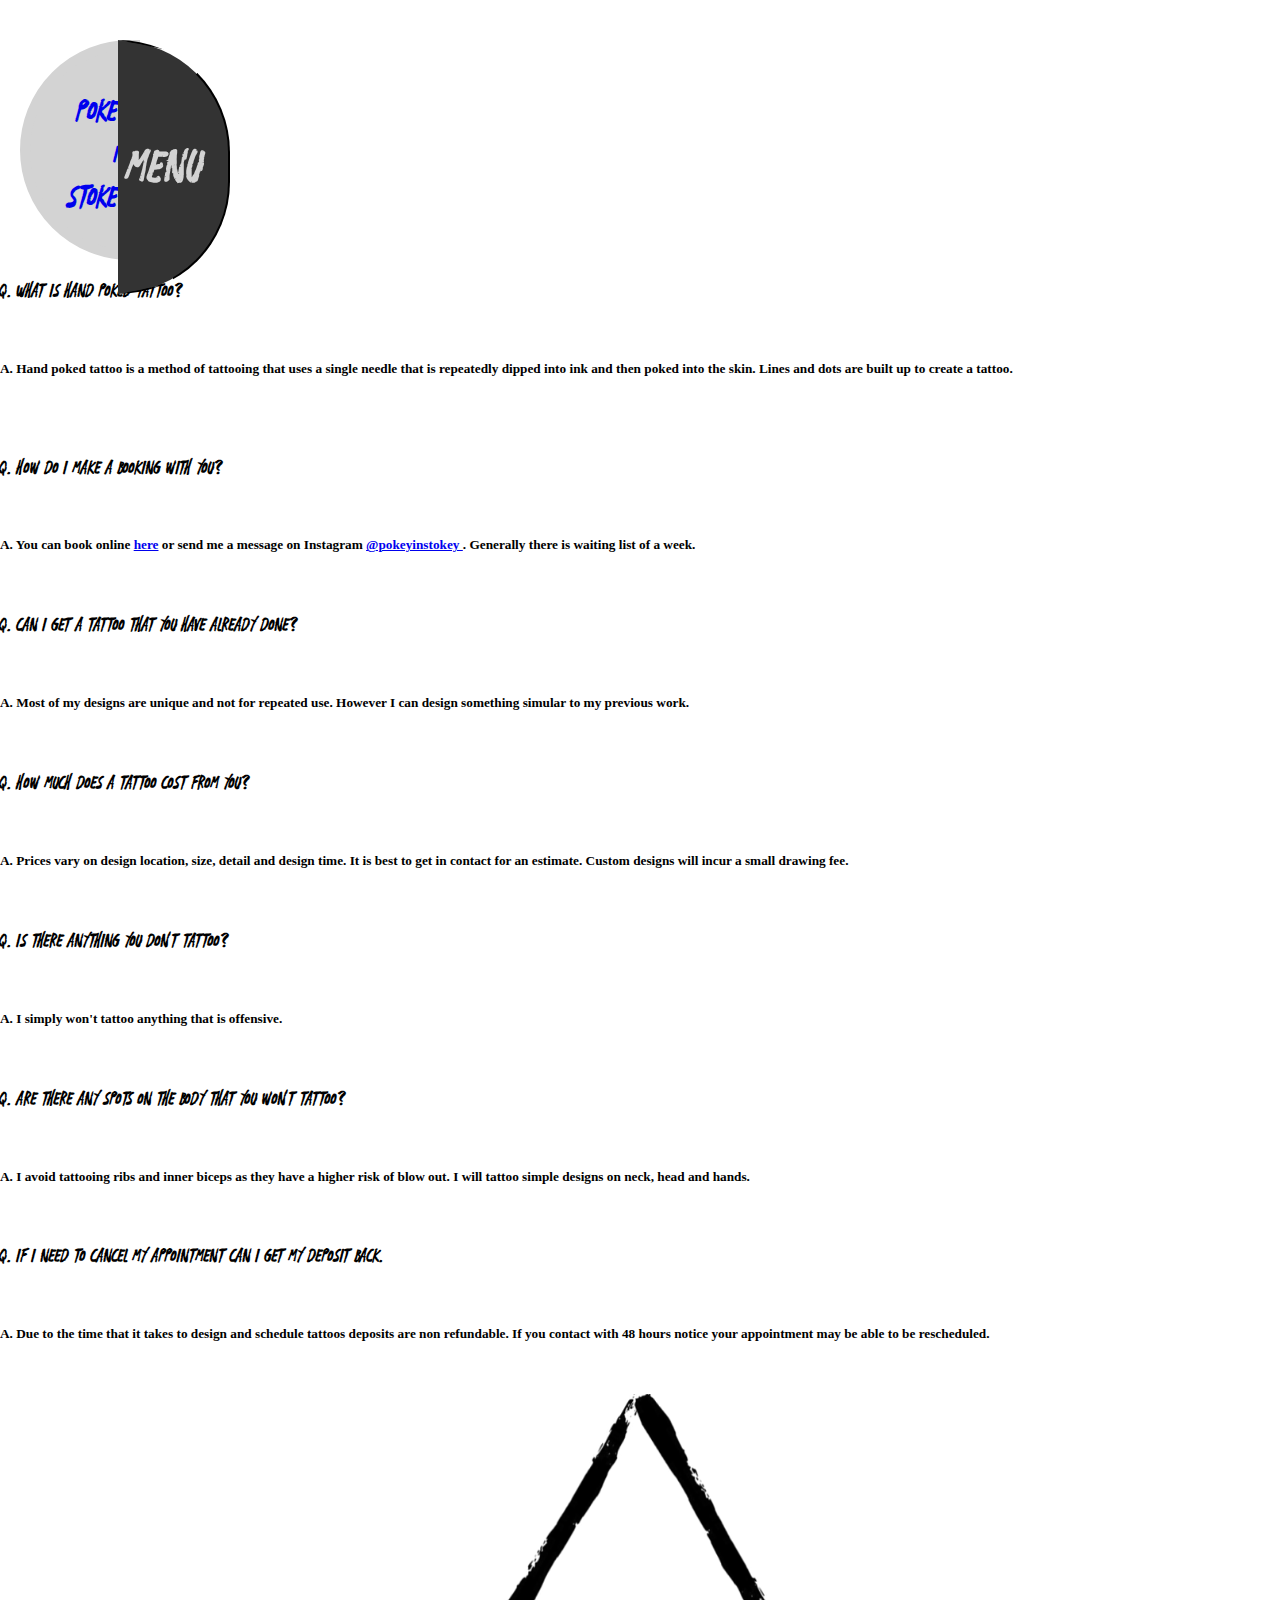
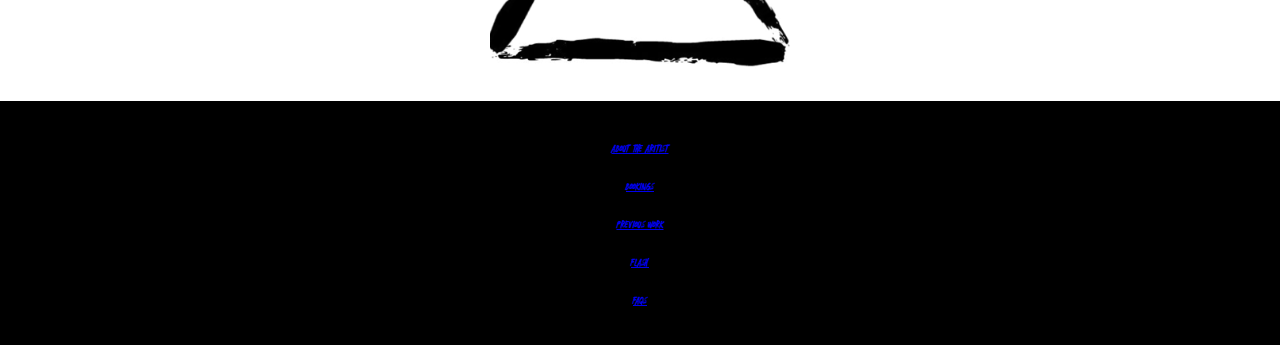
<file: html/faq.html>
<!doctype html>
<html lang="en">
  <head>
    <!-- Required meta tags -->
    <meta charset="utf-8">
    <meta name="viewport" content="width=device-width, initial-scale=1, shrink-to-fit=no">

    <!-- Bootstrap CSS -->
    <link rel="stylesheet" href="https://stackpath.bootstrapcdn.com/bootstrap/4.2.1/css/bootstrap.min.css" integrity="sha384-GJzZqFGwb1QTTN6wy59ffF1BuGJpLSa9DkKMp0DgiMDm4iYMj70gZWKYbI706tWS" crossorigin="anonymous">
    <link rel="stylesheet" href="../css/nav.css">
    <link rel="stylesheet" href="../css/styles.css">

    <title>Pokey in stokey</title>
  </head>
  <body>

    <nav class="navbar-primary collapsed">
           
      <ul class="navbar-primary-menu">
        <li>
          <a href="about.html"><span class="nav-label">about the aritist</span></a>
          <a href="booking.html"><span class="nav-label">Bookings</span></a>
          <a href="flash.html"><span class="nav-label">Flash</span></a>
          <a href="work.html"><span class="nav-label">Previous work</span></a>
          <a href="faq.html"><span class="nav-label">FAQs</span></a>
        </li>
      </ul>
    </nav>
          


    <a href="#" class="btn-expand-collapse"> <span id="menu" class="shadow-lg mb-5"><h2>MENU</h2></span></a>
  
    
   

    <a href="../index.html"><div id="logo" class="shadow-lg mb-5">
      <br>
       <h1>Pokey</h1> 
       <h2 id="in">in</h2> 
       <h1>stokey</h1> 
     </div></a>


      <div id="container" class="text-center col-lg-8 col">

           <h3> Q. What is hand poked tattoo? </h3>
            
            <br>
           <h5 class="secondFont">A. Hand poked tattoo is a method of tattooing that uses a single needle that is repeatedly dipped into ink and then poked into the skin. Lines and dots are built up to create a tattoo. 
           </h5> <br>
          
            <br>
            <h3>Q. How do I make a booking with you?</h3>
            
            <br>
            <h5 class="secondFont">A. You can book online <a href="booking.html">here</a> or send me a message on Instagram <a href="https://www.instagram.com/pokeyinstokey/?hl=en"> @pokeyinstokey </a>
            . Generally there is waiting list of a week. </h5>
            <br>
            <h3>Q. Can I get a tattoo that you have already done?</h3>
            <br>
            <h5 class="secondFont"> A. Most of my designs are unique and not for repeated use. However I can design something simular to my previous work.</h5> 
           <br>
            <h3>Q. How much does a tattoo cost from you?</h3>
            <br>
            <h5 class="secondFont"> A. Prices vary on design location, size, detail and design time. It is best to get in contact for an estimate. Custom designs will incur a small drawing fee.</h5> 
              <br>
           <h3>Q. Is there anything you don't tattoo?</h3>
           <br> 
           <h5 class="secondFont"> A. I simply won't tattoo anything that is offensive. </h5> 
              <br>
           <h3> Q. Are there any spots on the body that you won't tattoo? </h3>
            <br>
            <h5 class="secondFont">A. I avoid tattooing ribs and inner biceps as they have a higher risk of blow out. I will tattoo simple designs on neck, head and hands. </h5> 
           <br>
           <h3>Q. If I need to cancel my appointment can I get my deposit back.</h3> 
           <br>
           <h5 class="secondFont">A. Due to the time that it takes to design and schedule tattoos deposits are non refundable. If you contact with 48 hours notice your appointment may be able to be rescheduled.
            </h5> 

            

        </div>
    
   

        <div class="container1 arrow-up col-sm-12">
          <a href="booking.html"><img src="../assets/img/triangle.png" alt="bookings" class="image rounded mx-auto d-block" style="width:100%">
          <div class="middle">
            <div class="text">Bookings</div>
          </div>
          </a>
        </div>
        






<footer>
<a href="about.html"><h6>about the aritist</h6></a>
<a href="booking.html"><h6>Bookings</h6></a>
<a href="work.html"><h6>Previous work</h6></a>
<a href="flash.html"><h6>Flash</h6></a>
<a href="faq.html"><h6>FAQs</h6></a>


</footer>

    <!-- Optional JavaScript -->
    <!-- jQuery first, then Popper.js, then Bootstrap JS -->
    <script src="https://code.jquery.com/jquery-3.3.1.slim.min.js" integrity="sha384-q8i/X+965DzO0rT7abK41JStQIAqVgRVzpbzo5smXKp4YfRvH+8abtTE1Pi6jizo" crossorigin="anonymous"></script>
    <script src="https://cdnjs.cloudflare.com/ajax/libs/popper.js/1.14.6/umd/popper.min.js" integrity="sha384-wHAiFfRlMFy6i5SRaxvfOCifBUQy1xHdJ/yoi7FRNXMRBu5WHdZYu1hA6ZOblgut" crossorigin="anonymous"></script>
    <script src="https://stackpath.bootstrapcdn.com/bootstrap/4.2.1/js/bootstrap.min.js" integrity="sha384-B0UglyR+jN6CkvvICOB2joaf5I4l3gm9GU6Hc1og6Ls7i6U/mkkaduKaBhlAXv9k" crossorigin="anonymous"></script>
    <script src="../js/nav.js"></script>
  </body>
</html>
</file>
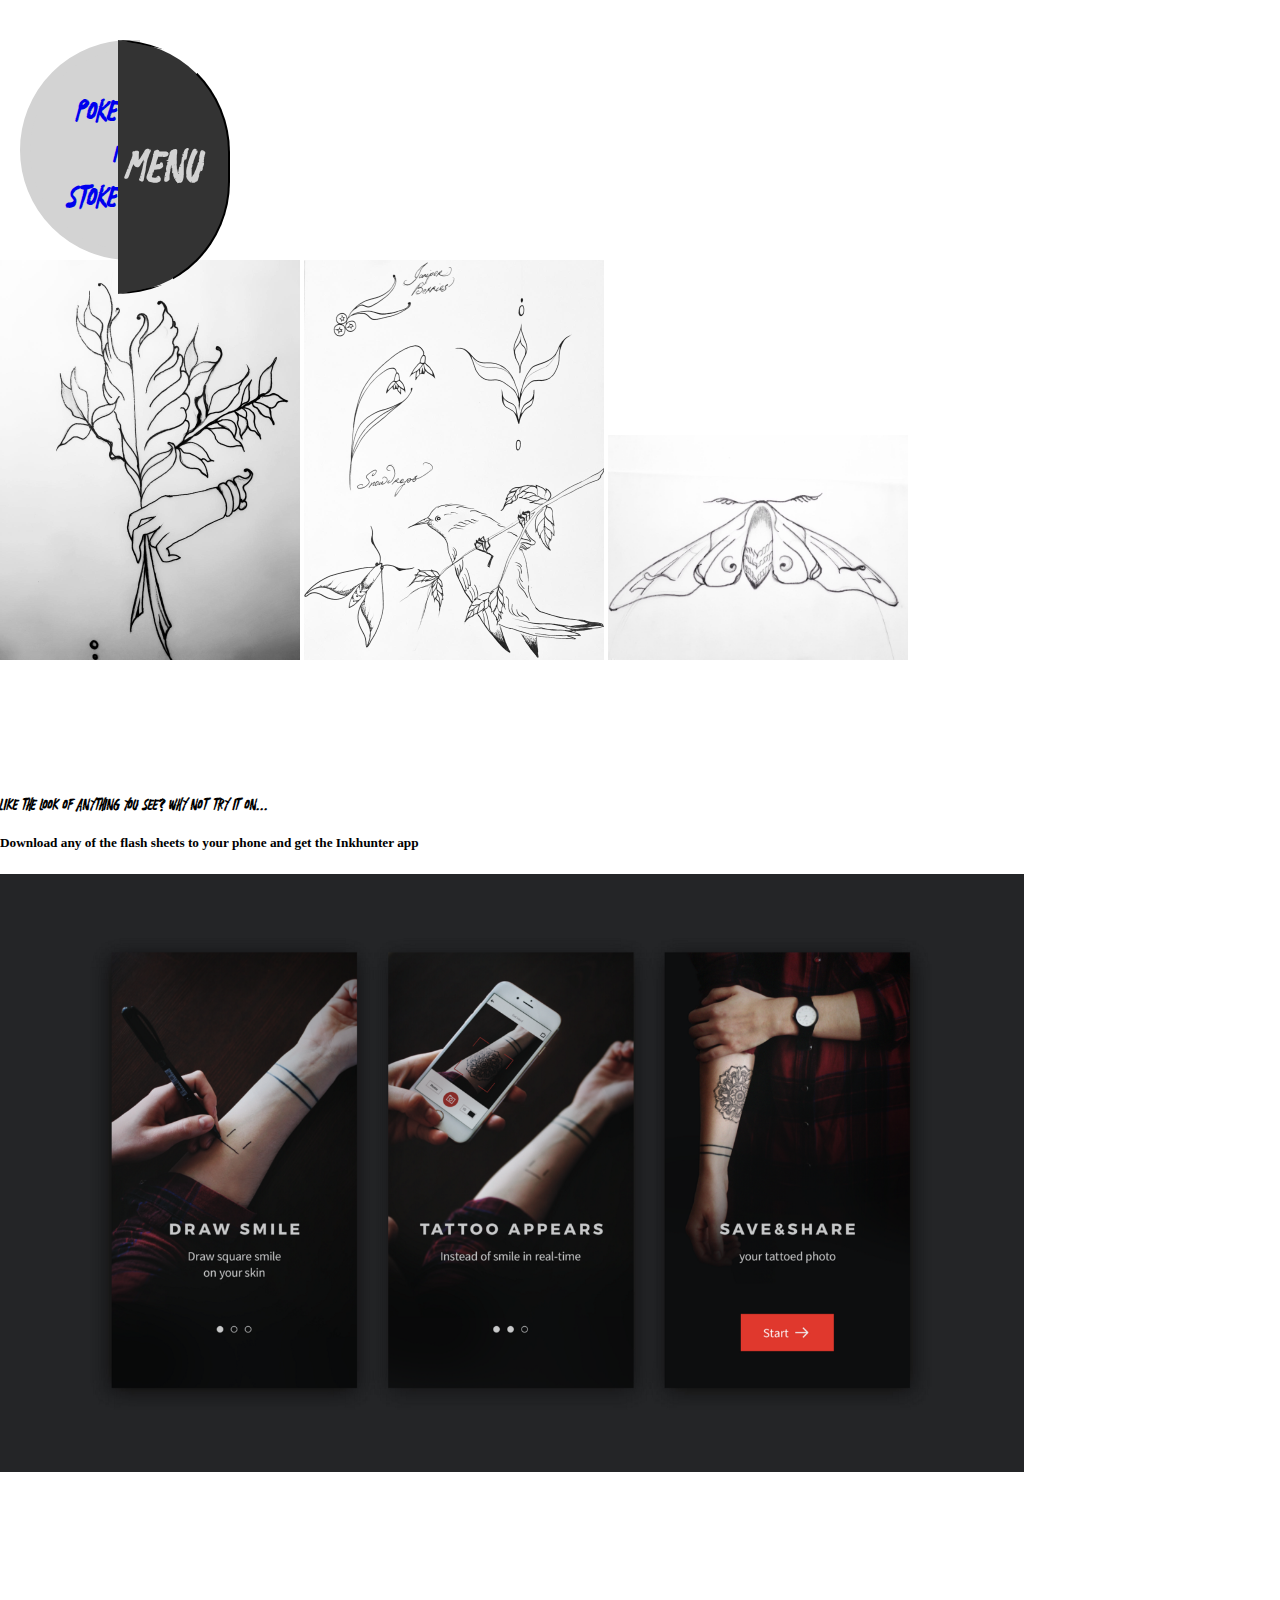
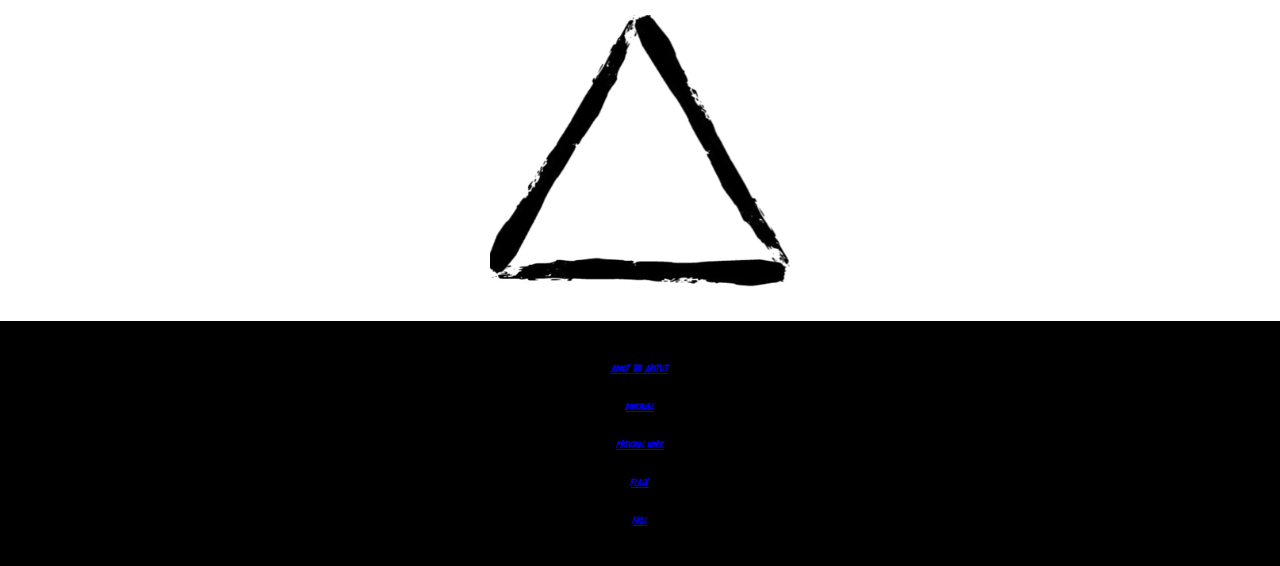
<file: html/flash.html>
<!doctype html>
<html lang="en">
  <head>
    <!-- Required meta tags -->
    <meta charset="utf-8">
    <meta name="viewport" content="width=device-width, initial-scale=1, shrink-to-fit=no">

    <!-- Bootstrap CSS -->
    <link rel="stylesheet" href="https://stackpath.bootstrapcdn.com/bootstrap/4.2.1/css/bootstrap.min.css" integrity="sha384-GJzZqFGwb1QTTN6wy59ffF1BuGJpLSa9DkKMp0DgiMDm4iYMj70gZWKYbI706tWS" crossorigin="anonymous">
    <link rel="stylesheet" href="../css/nav.css">
    <link rel="stylesheet" href="../css/styles.css">
    <link rel="stylesheet" href="../css/modal.css">
    <link rel="icon" href="../assets/img/tattoo-studio.ico" sizes="16x16" type="image/svg"> 
    <title>Pokey in Stokey</title>
  </head>
  <body>

  
         <nav class="navbar-primary collapsed">
           
            <ul class="navbar-primary-menu">
              <li>
                <a href="about.html"><span class="nav-label">about the aritist</span></a>
                <a href="booking.html"><span class="nav-label">Bookings</span></a>
                <a href="flash.html"><span class="nav-label">Flash</span></a>
                <a href="work.html"><span class="nav-label">Previous work</span></a>
                <a href="faq.html"><span class="nav-label">FAQs</span></a>
              </li>
            </ul>
          </nav>

          


    <a href="#" class="btn-expand-collapse"> <span id="menu" class="shadow-lg mb-5"><h2>MENU</h2></span></a>
  
    
   

    <a href="../index.html"><div id="logo" class="shadow-lg mb-5">
          <br>
           <h1>Pokey</h1> 
           <h2 id="in">in</h2> 
           <h1>stokey</h1> 
         </div></a>


         <div id="container" class="text-center col-lg-8 col">
 
      <!-- Trigger the Modal -->
      <img class="myImg" onclick="openModal();currentSlide(1)" src="../assets/img/flash/Fflash_hand.jpg" alt="Flash Sheet 1">
      <img class="myImg" onclick="openModal();currentSlide(2)" src="../assets/img/flash/block_flash.jpg" alt="Flash Sheet 2">
      <img class="myImg" onclick="openModal();currentSlide(3)" src="../assets/img/flash/flash_moth.jpg" alt="Flash Sheet 3">
      
      <!-- The Modal/Lightbox -->
      <div id="myModal" class="modal">
        <span class="close cursor" onclick="closeModal()">&times;</span>
        <div class="modal-content">
      
          <div class="mySlides">
           
            <img src="../assets/img/flash/Fflash_hand.jpg">
          </div>
      
          <div class="mySlides">
           
            <img src="../assets/img/flash/block_flash.jpg">
          </div>
      
          <div class="mySlides">
           
            <img src="../assets/img/flash/flash_moth.jpg">
          </div>
      
         
      
          <!-- Next/previous controls -->
          <a class="prev" onclick="plusSlides(-1)">&#10094;</a>
          <a class="next" onclick="plusSlides(1)">&#10095;</a>
      
      
        <!-- Caption text -->
        <div class="caption-container">
          <p id="caption"></p>
        </div>
      
        <!-- Thumbnail image controls -->
       
      </div>
       
      </div>
      <div class="inkhunterCotainer">

      <h4>Like the look of anything you see? why not try it on...</h4>

      <h5 class="secondFont">Download any of the flash sheets to your phone and get the Inkhunter app </h5>
      <a href="http://inkhunter.tattoo/"><img src="../assets/img/flash/inkhunter.png" alt="Inkhunter" style="width:80%"> </a>
      </div>
         </div>
       
            <div class="container1 arrow-up col-sm-12">
              <a href="booking.html"><img src="../assets/img/triangle.png" alt="bookings" class="image rounded mx-auto d-block" style="width:100%">
              <div class="middle">
                <div class="text">Bookings</div>
              </div>
              </a>
            </div>
            

   
    
   


<footer>
  <a href="about.html"><h6>about the aritist</h6></a>
  <a href="booking.html"><h6>Bookings</h6></a>
  <a href="work.html"><h6>Previous work</h6></a>
  <a href="flash.html"><h6>Flash</h6></a>
  <a href="faq.html"><h6>FAQs</h6></a>


</footer>

    <!-- Optional JavaScript -->
    <!-- jQuery first, then Popper.js, then Bootstrap JS -->
    <script src="https://code.jquery.com/jquery-3.3.1.slim.min.js" integrity="sha384-q8i/X+965DzO0rT7abK41JStQIAqVgRVzpbzo5smXKp4YfRvH+8abtTE1Pi6jizo" crossorigin="anonymous"></script>
    <script src="https://cdnjs.cloudflare.com/ajax/libs/popper.js/1.14.6/umd/popper.min.js" integrity="sha384-wHAiFfRlMFy6i5SRaxvfOCifBUQy1xHdJ/yoi7FRNXMRBu5WHdZYu1hA6ZOblgut" crossorigin="anonymous"></script>
    <script src="https://stackpath.bootstrapcdn.com/bootstrap/4.2.1/js/bootstrap.min.js" integrity="sha384-B0UglyR+jN6CkvvICOB2joaf5I4l3gm9GU6Hc1og6Ls7i6U/mkkaduKaBhlAXv9k" crossorigin="anonymous"></script>
    <script src="../js/nav.js"></script>
    <script src="../js/modal.js"></script>
  </body>
</html>
</file>
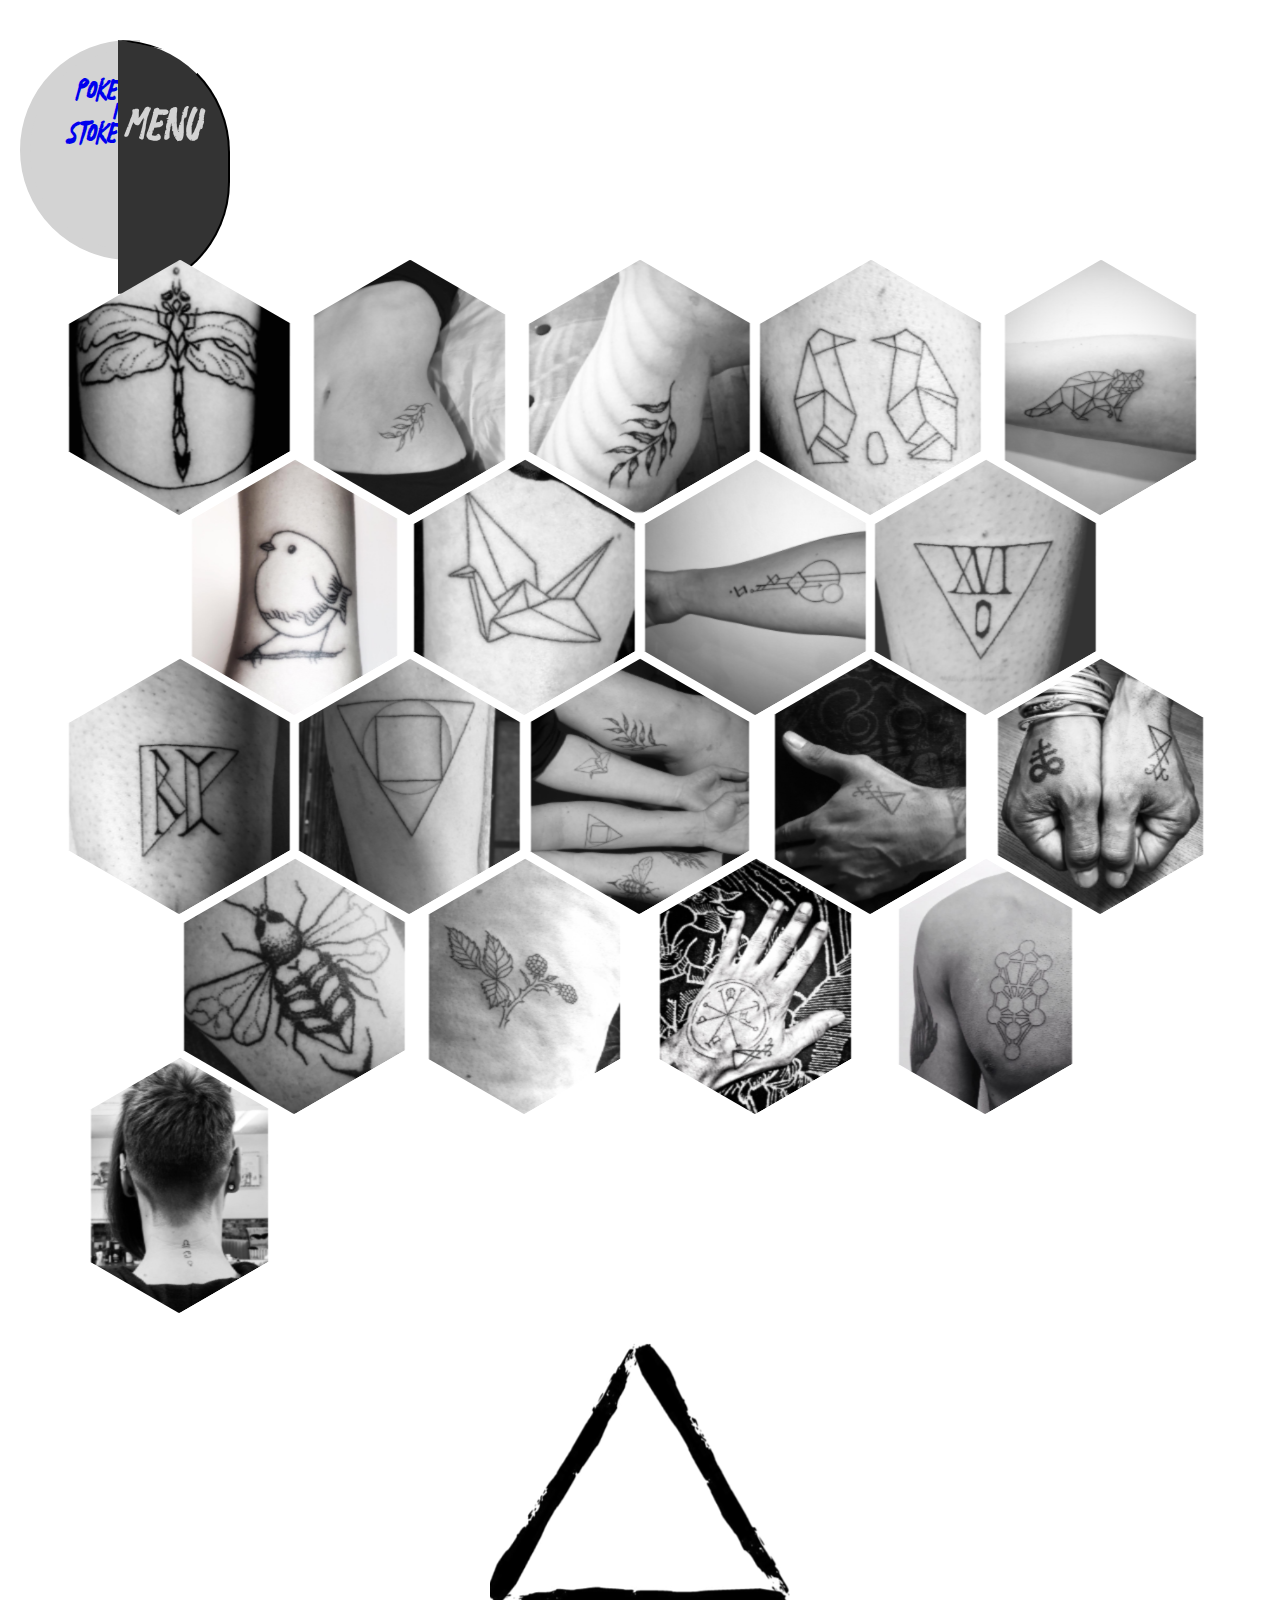
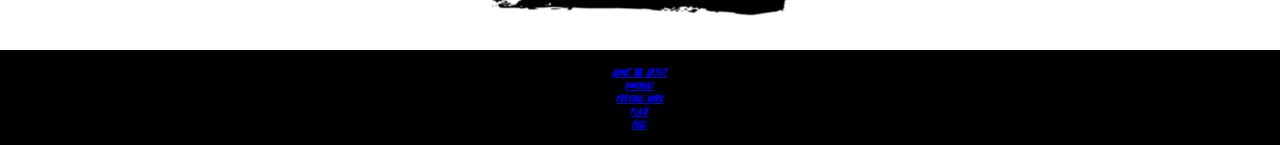
<file: html/work.html>
<!doctype html>
<html>
  <head>

    <meta charset="utf-8">
    <title>Pokey in stokey</title>
    <meta name="viewport" content="width=device-width, initial-scale=1">
      <!-- Bootstrap CSS -->
    <link rel="stylesheet" href="https://stackpath.bootstrapcdn.com/bootstrap/4.2.1/css/bootstrap.min.css" integrity="sha384-GJzZqFGwb1QTTN6wy59ffF1BuGJpLSa9DkKMp0DgiMDm4iYMj70gZWKYbI706tWS" crossorigin="anonymous">
    <link href='https://fonts.googleapis.com/css?family=Raleway:300' rel='stylesheet' type='text/css'>
    <link rel="stylesheet" href="../css/nav.css">
    <link rel="stylesheet" href="../css/styles.css">
    <link rel="stylesheet" type="text/css" href="../css/hex.css">
    <link rel="icon" href="../assets/img/tattoo-studio.ico" sizes="16x16" type="image/svg"> 
  </head>
  <body>

    <nav class="navbar-primary collapsed">
          
        <ul class="navbar-primary-menu">
          <li>
            <a href="about.html"><span class="nav-label">about the artist</span></a>
            <a href="booking.html"><span class="nav-label">Bookings</span></a>
            <a href="flash.html"><span class="nav-label">Flash</span></a>
            <a href="work.html"><span class="nav-label">Previous work</span></a>
            <a href="faq.html"><span class="nav-label">FAQs</span></a>
          </li>
        </ul>
   </nav>

   <a href="#" class="btn-expand-collapse"> <span id="menu" class="shadow-lg mb-5"><h2>MENU</h2></span></a>

  
 

    <a href="../index.html"><div id="logo" class="shadow-lg mb-5">
          <br>
          <h1>Pokey</h1> 
          <h2 id="in">in</h2> 
          <h1>stokey</h1> 
        </div>
    </a>
  
   <ul id="hexGrid">
      <li class="hex">
        <div class="hexIn">
          <a class="hexLink" href="#">
            <img src="../assets/img/Tats/Dragonfly1.jpeg" alt="" />
            <h1>Dragonfly</h1>
            <p>Forearm, 5RL and all my own design.</p>
          </a>
        </div>
      </li>
    
      <li class="hex">
        <div class="hexIn">
          <a class="hexLink" href="#">
            <img src="../assets/img/Tats/Floral2.jpeg" alt="" />
            <h1>Botanical</h1>
            <p>Delicate and graceful leaves in 3RL for a first tattoo!</p>
          </a>
        </div>
      </li>

      <li class="hex">
        <div class="hexIn">
          <a class="hexLink" href="#">
            <img src="../assets/img/Tats/Floral3.jpeg" alt="" />
            <h1>Leaves</h1>
            <p>My third ever tattoo and attempt at shading.</p>
          </a>
        </div>
      </li>

      <li class="hex">
        <div class="hexIn">
          <a class="hexLink" href="#">
            <img src="../assets/img/Tats/Peng.jpeg" alt="" />
            <h1>Penguins</h1>
            <p>These two peng dads are looking after their egg</p>
          </a>
        </div>
      </li>

      <li class="hex">
        <div class="hexIn">
          <a class="hexLink" href="#">
            <img src="../assets/img/Tats/Racoon.jpeg" alt="" />
            <h1>Raccoon</h1>
            <p>A geometric trash panda and all time favourite tattoo</p>
          </a>
        </div>
      </li>

      <li class="hex">
        <div class="hexIn">
          <a class="hexLink" href="#">
            <img src="../assets/img/Tats/bird.jpeg" alt="" />
            <h1>Robin</h1>
            <p>A festive little bird </p>
          </a>
        </div>
      </li>

      <li class="hex">
        <div class="hexIn">
          <a class="hexLink" href="#">
            <img src="../assets/img/Tats/crane1.jpg" alt="" />
            <h1>Crane</h1>
            <p>My first time doing straight lines</p>
          </a>
        </div>
      </li>

      <li class="hex">
        <div class="hexIn">
          <a class="hexLink" href="#">
            <img src="../assets/img/Tats/geo1.jpeg" alt="" />
            <h1>Runes</h1>
            <p>To represent family , designed by client</p>
          </a>
        </div>
      </li>
    
      <li class="hex">
        <div class="hexIn">
          <a class="hexLink" href="#">
            <img src="../assets/img/Tats/geo4.jpeg" alt="" />
            <h1>Tarot</h1>
            <p>The Tower and The Fool </p>
          </a>
        </div>
      </li>

      <li class="hex">
        <div class="hexIn">
          <a class="hexLink" href="#">
            <img src="../assets/img/Tats/geo5.jpeg" alt="" />
            <h1>Runes</h1>
            <p>Elder Futhrark</p>
          </a>
        </div>
      </li>

      <li class="hex">
        <div class="hexIn">
          <a class="hexLink" href="#">
            <img src="../assets/img/Tats/geo6.jpeg" alt="" />
            <h1>Triangle</h1>
            <p>Harmony to represent family</p>
          </a>
        </div>
      </li>

      <li class="hex">
        <div class="hexIn">
          <a class="hexLink" href="#">
            <img src="../assets/img/Tats/group2.jpeg" alt="" />
            <h1>Healed</h1>
            <p> Tattoo stack</p>
          </a>
        </div>
      </li>

      <li class="hex">
        <div class="hexIn">
          <a class="hexLink" href="#">
            <img src="../assets/img/Tats/hand6.jpeg" alt="" />
            <h1>Healed</h1>
            <p>Healed Sigil of Lucifer</p>
          </a>
        </div>
      </li>
   

      <li class="hex">
        <div class="hexIn">
          <a class="hexLink" href="#">
            <img src="../assets/img/Tats/hands3.jpeg" alt="" />
            <h1>Fresh</h1>
            <p>Freshly poked </p>
          </a>
        </div>
      </li>

      <li class="hex">
        <div class="hexIn">
          <a class="hexLink" href="#">
            <img src="../assets/img/Tats/wasp.jpeg" alt="" />
            <h1>Bee</h1>
            <p>First session of a larger project</p>
          </a>
        </div>
      </li>

      <li class="hex">
        <div class="hexIn">
          <a class="hexLink" href="#">
            <img src="../assets/img/Tats/berry.jpg" alt="" />
            <h1>berry</h1>
            <p> 5RL, healed.</p>
          </a>
        </div>
      </li>

      <li class="hex">
        <div class="hexIn">
          <a class="hexLink" href="#">
            <img src="../assets/img/Tats/hand3.jpg" alt="" />
            <h1>Hand</h1>
            <p>Healed</p>
          </a>
        </div>
      </li>

      <li class="hex">
        <div class="hexIn">
          <a class="hexLink" href="#">
            <img src="../assets/img/Tats/chest.jpeg" alt="" />
            <h1>Chest</h1>
            <p> Original design</p>
          </a>
        </div>
      </li>
      

      <li class="hex">
        <div class="hexIn">
          <a class="hexLink" href="#">
            <img src="../assets/img/Tats/neck.jpeg" alt="" />
            <h1>Zodiac sign</h1>
            <p>Sun, moon and rising zodiac signs</p>
          </a>
        </div>
      </li>

    </ul>

    <div class="container1 arrow-up col-sm-12">
      <a href="booking.html"><img src="../assets/img/triangle.png" alt="bookings" class="image rounded mx-auto d-block" style="width:100%">
      <div class="middle">
        <div class="text">Bookings</div>
      </div>
      </a>
    </div>

    <footer>
      <a href="about.html"><h6>about the artist</h6></a>
      <a href="booking.html"><h6>Bookings</h6></a>
      <a href="work.html"><h6>Previous work</h6></a>
      <a href="flash.html"><h6>Flash</h6></a>
      <a href="faq.html"><h6>FAQs</h6></a>
    </footer>

    <!-- jQuery first, then Popper.js, then Bootstrap JS then own JS-->
    <script src="https://code.jquery.com/jquery-3.3.1.slim.min.js" integrity="sha384-q8i/X+965DzO0rT7abK41JStQIAqVgRVzpbzo5smXKp4YfRvH+8abtTE1Pi6jizo" crossorigin="anonymous"></script>
    <script src="https://cdnjs.cloudflare.com/ajax/libs/popper.js/1.14.6/umd/popper.min.js" integrity="sha384-wHAiFfRlMFy6i5SRaxvfOCifBUQy1xHdJ/yoi7FRNXMRBu5WHdZYu1hA6ZOblgut" crossorigin="anonymous"></script>
    <script src="https://stackpath.bootstrapcdn.com/bootstrap/4.2.1/js/bootstrap.min.js" integrity="sha384-B0UglyR+jN6CkvvICOB2joaf5I4l3gm9GU6Hc1og6Ls7i6U/mkkaduKaBhlAXv9k" crossorigin="anonymous"></script>
    <script src="../js/nav.js"></script>
  </body>
</html>
</file>
<file: nav.css>
.navbar-primary {
    background-color: #333;
    left: 120px;
    position: absolute;
    top: 40px;
   right: 20%;
    z-index: 8;
    overflow: hidden;
    -webkit-transition: all 0.1s ease-in-out;
    -moz-transition: all 0.1s ease-in-out;
    transition: all 0.1s ease-in-out;
    box-shadow: 0 4px 8px 0 rgba(0, 0, 0, 0.2), 0 6px 20px 0 rgba(0, 0, 0, 0.19);
    
  }
  
  .navbar-primary.collapsed {
    width: 0px;
   
  }
  
  .navbar-primary.collapsed .nav-label {
    display: none; 
  }
  
  .btn-expand-collapse {
      position: absolute;
      display: block;
      padding: 0px;
      font-size: 20px;
      text-align: center;
      margin-left:80%;
      
  }
  
  .btn-expand-collapse:hover
   {
  
    
  }
  
  
  .navbar-primary-menu,
  .navbar-primary-menu li {
    margin:0; padding:0;
    list-style: none;
  }
  
  .navbar-primary-menu li a {
    display: block;
    padding: 7.5px 18px;
    text-align: left;
    border-bottom:solid 1px #444;
    color: #ccc;
  }
  
  .navbar-primary-menu li a:hover {
    background-color: #000;
    text-decoration: none;
    color: white;
    padding: 7.5px 18px;
  }
  


  .collapsed + .btn-expand-collapse {
    margin-left: 118px;
  }
</file>
<file: styles.css>
@font-face {
    font-family: Odachi;
    src:url("Webfont/Odachi.woff");
}


body, html {

    height: 100%;
    margin: 0;
    margin-top: 20px;
    font-family: Odachi;
    
  }

  .secondFont {
    font-family: 'PT Serif', serif;
  }
  
  #container {
   align-content: center;
   margin: auto;
  }

  #logo {
      border: 10px solid lightgray;
      display: inline-block;
      padding-right: 0px;
      text-align: right;
      height: 200px;
      width: 100px;
      border-bottom-left-radius: 200px;
      border-top-left-radius:  200px;
      background: lightgrey;
      margin-left: 20px;
     
  }

  #menu {
    border: 2px solid black;
    border-left: 10px solid #333; 
    display: inline-block;
      text-align: left;
      vertical-align: 26px; 
      padding-top: 50px;
      padding-left: 0px;
      height: 200px;
      width: 100px;
      border-bottom-right-radius: 200px;
      border-top-right-radius:  200px;
    margin-left: 0;
    background: #333;
    color:lightgray;
     
  }

  #menu h2 {
    font-size: 50px;
  }

 

  #geo {
      margin: auto;
  }





 #in {
     margin: -0.5em 0em;
 }

footer {
    background: black;
    color: white;
    text-align: center;
    padding: 15px;
}

.container1 {
    position: relative;
    width: 50%;
    margin: auto;
    margin-top: 30px;
    margin-bottom: 30px;
    
  }
  
  .image {
    max-width: 300px;
    width: 60%;
   margin: auto;
    opacity: 1;
    display: block;
    height: auto;
    transition: .5s ease;
    backface-visibility: hidden;
  }
  
  .middle {
    transition: .5s ease;
    opacity: 0;
    position: absolute;
    top: 50%;
    left: 50%;
    transform: translate(-50%, -50%);
    -ms-transform: translate(-50%, -50%);
    text-align: center;
  }
  
  .container1:hover .image {
    opacity: 0.3;
  }
  
  .container1:hover .middle {
    opacity: 1;
  }
  
  .text {
    color: #007bff;;
    font-size: 50px;
    padding: 16px 32px;
  }
</file>
<file: modal.css>
/* Style the Image Used to Trigger the Modal */
#myImg {
    border-radius: 5px;
    cursor: pointer;
    transition: 0.3s;
  }
  
  #myImg:hover {opacity: 0.7;}
  
  /* The Modal (background) */
  .modal {
    display: none; /* Hidden by default */
    position: fixed; /* Stay in place */
    z-index: 1; /* Sit on top */
    padding-top: 100px; /* Location of the box */
    left: 0;
    top: 0;
    width: 100%; /* Full width */
    height: 100%; /* Full height */
    overflow: auto; /* Enable scroll if needed */
    background-color: rgb(0,0,0); /* Fallback color */
    background-color: rgba(0,0,0,0.9); /* Black w/ opacity */
  }
  
  /* Modal Content (Image) */
  .modal-content {
    margin: auto;
    display: block;
    width: 80%;
    max-width: 700px;
  }
  
  /* Caption of Modal Image (Image Text) - Same Width as the Image */
  #caption {
    margin: auto;
    display: block;
    width: 80%;
    max-width: 700px;
    text-align: center;
    color: #ccc;
    padding: 10px 0;
    height: 150px;
  }
  
  /* Add Animation - Zoom in the Modal */
  .modal-content, #caption { 
    animation-name: zoom;
    animation-duration: 0.6s;
  }
  
  @keyframes zoom {
    from {transform:scale(0)} 
    to {transform:scale(1)}
  }
  
  /* The Close Button */
  .close {
    position: absolute;
    top: 15px;
    right: 35px;
    color: #f1f1f1;
    font-size: 40px;
    font-weight: bold;
    transition: 0.3s;
  }
  
  .close:hover,
  .close:focus {
    color: #bbb;
    text-decoration: none;
    cursor: pointer;
  }
  
  /* 100% Image Width on Smaller Screens */
  @media only screen and (max-width: 700px){
    .modal-content {
      width: 100%;
    }
  }
</file>
<file: hex.css>
* {
    margin: 0;
    padding: 0;
}

#hexGrid {
  display: flex;
  flex-wrap: wrap;
  width: 90%;
  margin: 0 auto;
  overflow: hidden;
  font-family: 'Raleway', sans-serif;
  font-size: 15px;
  list-style-type: none;
}

.hex {
  position: relative;
  visibility:hidden;
  outline:1px solid transparent; /* fix for jagged edges in FF on hover transition */
}
.hex::after{
  content:'';
  display:block;
  padding-bottom: 86.602%;  /* =  100 / tan(60) * 1.5 */
}
.hexIn {
  position: absolute;
  width:96%;
  padding-bottom: 110.851%; /* =  width / sin(60) */
  margin:0 2%;
  overflow: hidden;
  visibility: hidden;
  outline:1px solid transparent; /* fix for jagged edges in FF on hover transition */
  -webkit-transform: rotate3d(0,0,1,-60deg) skewY(30deg);
      -ms-transform: rotate3d(0,0,1,-60deg) skewY(30deg);
          transform: rotate3d(0,0,1,-60deg) skewY(30deg);
}
.hexIn * {
  position: absolute;
  visibility: visible;
  outline:1px solid transparent; /* fix for jagged edges in FF on hover transition */
}
.hexLink {
    display:block;
    width: 100%;
    height: 100%;
    text-align: center;
    overflow: hidden;
    -webkit-transform: skewY(-30deg) rotate3d(0,0,1,60deg);
        -ms-transform: skewY(-30deg) rotate3d(0,0,1,60deg);
            transform: skewY(-30deg) rotate3d(0,0,1,60deg);
}




/*** HEX CONTENT **********************************************************************/
.hex img {
  left: -100%;
  right: -100%;
  width: auto;
  height: 100%;
  margin: 0 auto;
  -webkit-transform: rotate3d(0,0,0,0deg);
      -ms-transform: rotate3d(0,0,0,0deg);
          transform: rotate3d(0,0,0,0deg);
}

.hex h1, .hex p {
  width: 100%;
  padding: 5%;
  box-sizing:border-box;
  background-color: rgba(51, 51, 51, 0.8);
  font-weight: 300;
  -webkit-transition:  -webkit-transform .2s ease-out, opacity .3s ease-out;
          transition:          transform .2s ease-out, opacity .3s ease-out;
}
.hex h1 {
  bottom: 50%;
  padding-top:50%;
  font-size: 1.5em;
  z-index: 1;
  -webkit-transform:translate3d(0,-100%,0);
      -ms-transform:translate3d(0,-100%,0);
          transform:translate3d(0,-100%,0);
          color:lightgray;
}
.hex h1::after {
  content: '';
  position: absolute;
  bottom: 0;
  left: 45%;
  width: 10%;
  text-align: center;
  border-bottom: 1px solid #fff;
 
}
.hex p {
  top: 50%;
  padding-bottom:50%;
  -webkit-transform:translate3d(0,100%,0);
      -ms-transform:translate3d(0,100%,0);
          transform:translate3d(0,100%,0);
          color:lightgray;
}


/*** HOVER EFFECT  **********************************************************************/
.hexLink:hover h1, .hexLink:focus h1,
.hexLink:hover p, .hexLink:focus p{
  -webkit-transform:translate3d(0,0,0);
      -ms-transform:translate3d(0,0,0);
          transform:translate3d(0,0,0);
}

/*** HEXAGON SIZING AND EVEN ROW INDENTATION *****************************************************************/
@media (min-width:1201px) { /* <- 5-4  hexagons per row */
  #hexGrid{
    padding-bottom: 4.4%
  }
  .hex {
    width: 20%; /* = 100 / 5 */
  }
  .hex:nth-child(9n+6){ /* first hexagon of even rows */
    margin-left:10%;  /* = width of .hex / 2  to indent even rows */
  }
}

@media (max-width: 1200px) and (min-width:901px) { /* <- 4-3  hexagons per row */
  #hexGrid{
    padding-bottom: 5.5%
  }
  .hex {
    width: 25%; /* = 100 / 4 */
  }
  .hex:nth-child(7n+5){ /* first hexagon of even rows */
    margin-left:12.5%;  /* = width of .hex / 2  to indent even rows */
  }
}

@media (max-width: 900px) and (min-width:601px) { /* <- 3-2  hexagons per row */
  #hexGrid{
    padding-bottom: 7.4%
  }
  .hex {
    width: 33.333%; /* = 100 / 3 */
  }
  .hex:nth-child(5n+4){ /* first hexagon of even rows */
    margin-left:16.666%;  /* = width of .hex / 2  to indent even rows */
  }
}

@media (max-width: 600px) { /* <- 2-1  hexagons per row */
  #hexGrid{
    padding-bottom: 11.2%
  }
  .hex {
    width: 50%; /* = 100 / 3 */
  }
  .hex:nth-child(3n+3){ /* first hexagon of even rows */
    margin-left:25%;  /* = width of .hex / 2  to indent even rows */
  }
}

@media (max-width: 400px) {
    #hexGrid {
        font-size: 13px;
    }
}
</file>
<file: css/nav.css>
.navbar-primary {
    background-color: #333;
    left: 120px;
    position: absolute;
    top: 40px;
   right: 20%;
    z-index: 8;
    overflow: hidden;
    -webkit-transition: all 0.1s ease-in-out;
    -moz-transition: all 0.1s ease-in-out;
    transition: all 0.1s ease-in-out;
    box-shadow: 0 4px 8px 0 rgba(0, 0, 0, 0.2), 0 6px 20px 0 rgba(0, 0, 0, 0.19);
    
  }
  
  .navbar-primary.collapsed {
    width: 0px;
   
  }
  
  .navbar-primary.collapsed .nav-label {
    display: none; 
  }
  
  .btn-expand-collapse {
      position: absolute;
      display: block;
      padding: 0px;
      font-size: 20px;
      text-align: center;
      margin-left:80%;
      
  }
  
  
  .navbar-primary-menu,
  .navbar-primary-menu li {
    margin:0; padding:0;
    list-style: none;
  }
  
  .navbar-primary-menu li a {
    display: block;
    padding: 7.5px 18px;
    text-align: left;
    border-bottom:solid 1px #444;
    color: #ccc;
  }
  
  .navbar-primary-menu li a:hover {
    background-color: #000;
    text-decoration: none;
    color: white;
    padding: 7.5px 18px;
  }
  


  .collapsed + .btn-expand-collapse {
    margin-left: 118px;
  }
</file>
<file: css/styles.css>
@font-face {
    font-family: Odachi;
    src:url("../assets/Webfont/Odachi.woff");
}


body, html {

    height: 100%;
    margin: 0;
    margin-top: 20px;
    font-family: Odachi;
    
  }

  .secondFont {
    font-family: 'PT Serif', serif;
  }
  
  #container {
   align-content: center;
   margin: auto;
  }

  #logo {
      border: 10px solid lightgray;
      display: inline-block;
      padding-right: 0px;
      text-align: right;
      height: 200px;
      width: 100px;
      border-bottom-left-radius: 200px;
      border-top-left-radius:  200px;
      background: lightgrey;
      margin-left: 20px;
     
  }

  #menu {
    border: 2px solid black;
    border-left: 10px solid #333; 
    display: inline-block;
      text-align: left;
      vertical-align: 26px; 
      padding-top: 50px;
      padding-left: 0px;
      height: 200px;
      width: 100px;
      border-bottom-right-radius: 200px;
      border-top-right-radius:  200px;
    margin-left: 0;
    background: #333;
    color:lightgray;
     
  }

  #menu h2 {
    font-size: 50px;
  }


  #geo {
      margin: auto;
  }

 #in {
     margin: -0.5em 0em;
 }

footer {
    background: black;
    color: white;
    text-align: center;
    padding: 15px;
}

.container1 {
    position: relative;
    width: 50%;
    margin: auto;
    margin-top: 30px;
    margin-bottom: 30px;
    
  }
  
  .image {
    max-width: 300px;
    width: 60%;
   margin: auto;
    opacity: 1;
    display: block;
    height: auto;
    transition: .5s ease;
    backface-visibility: hidden;
  }
  
  .middle {
    transition: .5s ease;
    opacity: 0;
    position: absolute;
    top: 50%;
    left: 50%;
    transform: translate(-50%, -50%);
    -ms-transform: translate(-50%, -50%);
    text-align: center;
  }
  
  .container1:hover .image {
    opacity: 0.3;
  }
  
  .container1:hover .middle {
    opacity: 1;
  }
  
  .text {
    color: #007bff;;
    font-size: 50px;
    padding: 16px 32px;
  }

  .inkhunterCotainer {

    margin: 30px 0;
    padding: 80px 0;
  }
</file>
<file: css/about.css>
.drawing {
   width: 40%;
}
.container {
    margin: 30px auto;
}

#mirrorImg {
    width: 100%;
}

#faceImg{
    margin-left: 8%;
 margin-top: 5%;
    margin-bottom: -8%;
}
#skull1Img {
    margin-top: -12%;
}
#pBottleImg {
     margin-left: 8%;
       margin-top: 1%;
}

#Lana {
    width: 30%;
    -webkit-clip-path: inset(5% 5% 20% 0%);
clip-path: inset(5% 5% 20% 0%);
 transform: rotate(45deg);
 margin: 10px;
 float: right;
}


h4{
  text-align: justify;
  text-justify: inter-word;
    
}

.bodyPaint {
width: 100%;
height: 140%;
}

#bodyPaint2 { -webkit-clip-path: inset(5% 5% 5% 5%);
clip-path: inset(3% 5% 5% 5%);}
</file>
<file: css/modal.css>
.row > .column {
  padding: 0 8px;
}

.row:after {
  content: "";
  display: table;
  clear: both;
}

/* Create four equal columns that floats next to eachother */
.column {
  float: left;
  width: 25%;
}

/* The Modal (background) */
.modal {
  display: none;
  position: fixed;
  z-index: 1;
  padding-top: 100px;
  left: 0;
  top: 0;
  width: 100%;
  height: 100%;
  overflow: auto;
  background-color: black;
}

/* Modal Content */
.modal-content {
  position: relative;
  margin: auto;
  padding: 0;
  width: 80%;
  max-width: 1200px;
}

.myImg {
  width:100%;
  max-width:300px
}

.mySlides img {
height: 80vh;
margin: 0 auto;
display: inline-block;
}

/* The Close Button */
.close {
  color: white;
  position: absolute;
  top: 10px;
  right: 25px;
  font-size: 35px;
  font-weight: bold;
}

.close:hover,
.close:focus {
  color: #999;
  text-decoration: none;
  cursor: pointer;
}

/* Hide the slides by default */
.mySlides {
  display: none;
  align-content: center;
}

/* Next & previous buttons */
.prev,
.next {
  cursor: pointer;
  position: absolute;
  top: 50%;
  width: auto;
  padding: 16px;
  margin-top: -50px;
  color: white;
  font-weight: bold;
  font-size: 20px;
  transition: 0.6s ease;
  border-radius: 0 3px 3px 0;
  user-select: none;
  -webkit-user-select: none;
}

/* Position the "next button" to the right */
.next {
  right: 0;
  border-radius: 3px 0 0 3px;
}

/* On hover, add a black background color with a little bit see-through */
.prev:hover,
.next:hover {
  background-color: rgba(0, 0, 0, 0.8);
}

.caption-container {
  text-align: center;
  background-color: black;
  padding: 2px 16px;
  color: white;
}


.active,
.demo:hover {
  opacity: 1;
}

img.hover-shadow {
  transition: 0.3s;
}

.hover-shadow:hover {
  box-shadow: 0 4px 8px 0 rgba(0, 0, 0, 0.2), 0 6px 20px 0 rgba(0, 0, 0, 0.19);
}
</file>
<file: css/hex.css>
* {
    margin: 0;
    padding: 0;
}

#hexGrid {
  display: flex;
  flex-wrap: wrap;
  width: 90%;
  margin: 0 auto;
  overflow: hidden;
  font-family: 'Raleway', sans-serif;
  font-size: 15px;
  list-style-type: none;
}

.hex {
  position: relative;
  visibility:hidden;
  outline:1px solid transparent; /* fix for jagged edges in FF on hover transition */
}
.hex::after{
  content:'';
  display:block;
  padding-bottom: 86.602%;  /* =  100 / tan(60) * 1.5 */
}
.hexIn {
  position: absolute;
  width:96%;
  padding-bottom: 110.851%; /* =  width / sin(60) */
  margin:0 2%;
  overflow: hidden;
  visibility: hidden;
  outline:1px solid transparent; /* fix for jagged edges in FF on hover transition */
  -webkit-transform: rotate3d(0,0,1,-60deg) skewY(30deg);
      -ms-transform: rotate3d(0,0,1,-60deg) skewY(30deg);
          transform: rotate3d(0,0,1,-60deg) skewY(30deg);
}
.hexIn * {
  position: absolute;
  visibility: visible;
  outline:1px solid transparent; /* fix for jagged edges in FF on hover transition */
}
.hexLink {
    display:block;
    width: 100%;
    height: 100%;
    text-align: center;
    overflow: hidden;
    -webkit-transform: skewY(-30deg) rotate3d(0,0,1,60deg);
        -ms-transform: skewY(-30deg) rotate3d(0,0,1,60deg);
            transform: skewY(-30deg) rotate3d(0,0,1,60deg);
}


/*** HEX CONTENT **********************************************************************/
.hex img {
  left: -100%;
  right: -100%;
  width: auto;
  height: 100%;
  margin: 0 auto;
  -webkit-transform: rotate3d(0,0,0,0deg);
      -ms-transform: rotate3d(0,0,0,0deg);
          transform: rotate3d(0,0,0,0deg);
}

.hex h1, .hex p {
  width: 100%;
  padding: 5%;
  box-sizing:border-box;
  background-color: rgba(51, 51, 51, 0.8);
  font-weight: 300;
  -webkit-transition:  -webkit-transform .2s ease-out, opacity .3s ease-out;
          transition:          transform .2s ease-out, opacity .3s ease-out;
}
.hex h1 {
  bottom: 50%;
  padding-top:50%;
  font-size: 1.5em;
  z-index: 1;
  -webkit-transform:translate3d(0,-100%,0);
      -ms-transform:translate3d(0,-100%,0);
          transform:translate3d(0,-100%,0);
          color:lightgray;
}
.hex h1::after {
  content: '';
  position: absolute;
  bottom: 0;
  left: 45%;
  width: 10%;
  text-align: center;
  border-bottom: 1px solid #fff;
 
}
.hex p {
  top: 50%;
  padding-bottom:50%;
  -webkit-transform:translate3d(0,100%,0);
      -ms-transform:translate3d(0,100%,0);
          transform:translate3d(0,100%,0);
          color:lightgray;
}


/*** HOVER EFFECT  **********************************************************************/
.hexLink:hover h1, .hexLink:focus h1,
.hexLink:hover p, .hexLink:focus p{
  -webkit-transform:translate3d(0,0,0);
      -ms-transform:translate3d(0,0,0);
          transform:translate3d(0,0,0);
}

/*** HEXAGON SIZING AND EVEN ROW INDENTATION *****************************************************************/
@media (min-width:1201px) { /* <- 5-4  hexagons per row */
  #hexGrid{
    padding-bottom: 4.4%
  }
  .hex {
    width: 20%; /* = 100 / 5 */
  }
  .hex:nth-child(9n+6){ /* first hexagon of even rows */
    margin-left:10%;  /* = width of .hex / 2  to indent even rows */
  }
}

@media (max-width: 1200px) and (min-width:901px) { /* <- 4-3  hexagons per row */
  #hexGrid{
    padding-bottom: 5.5%
  }
  .hex {
    width: 25%; /* = 100 / 4 */
  }
  .hex:nth-child(7n+5){ /* first hexagon of even rows */
    margin-left:12.5%;  /* = width of .hex / 2  to indent even rows */
  }
}

@media (max-width: 900px) and (min-width:601px) { /* <- 3-2  hexagons per row */
  #hexGrid{
    padding-bottom: 7.4%
  }
  .hex {
    width: 33.333%; /* = 100 / 3 */
  }
  .hex:nth-child(5n+4){ /* first hexagon of even rows */
    margin-left:16.666%;  /* = width of .hex / 2  to indent even rows */
  }
}

@media (max-width: 600px) { /* <- 2-1  hexagons per row */
  #hexGrid{
    padding-bottom: 11.2%
  }
  .hex {
    width: 50%; /* = 100 / 3 */
  }
  .hex:nth-child(3n+3){ /* first hexagon of even rows */
    margin-left:25%;  /* = width of .hex / 2  to indent even rows */
  }
}

@media (max-width: 400px) {
    #hexGrid {
        font-size: 13px;
    }
}
</file>
